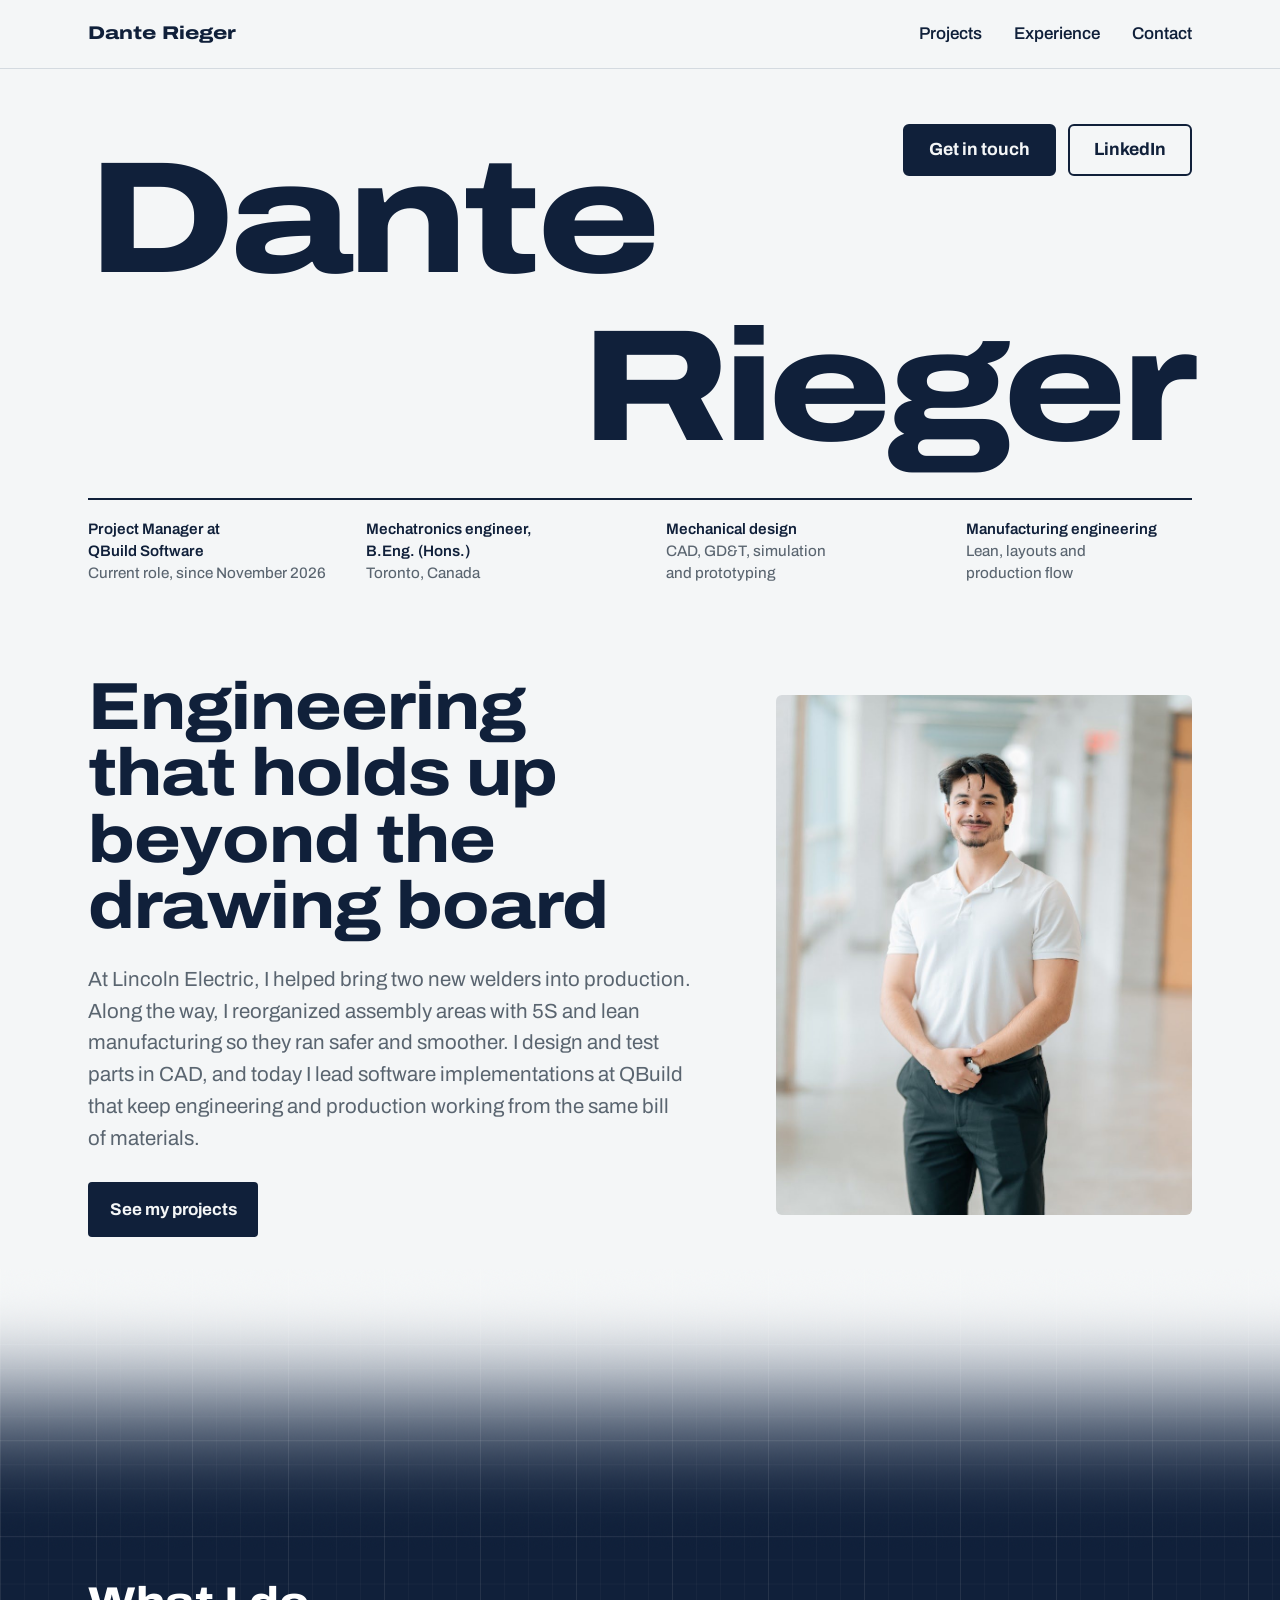
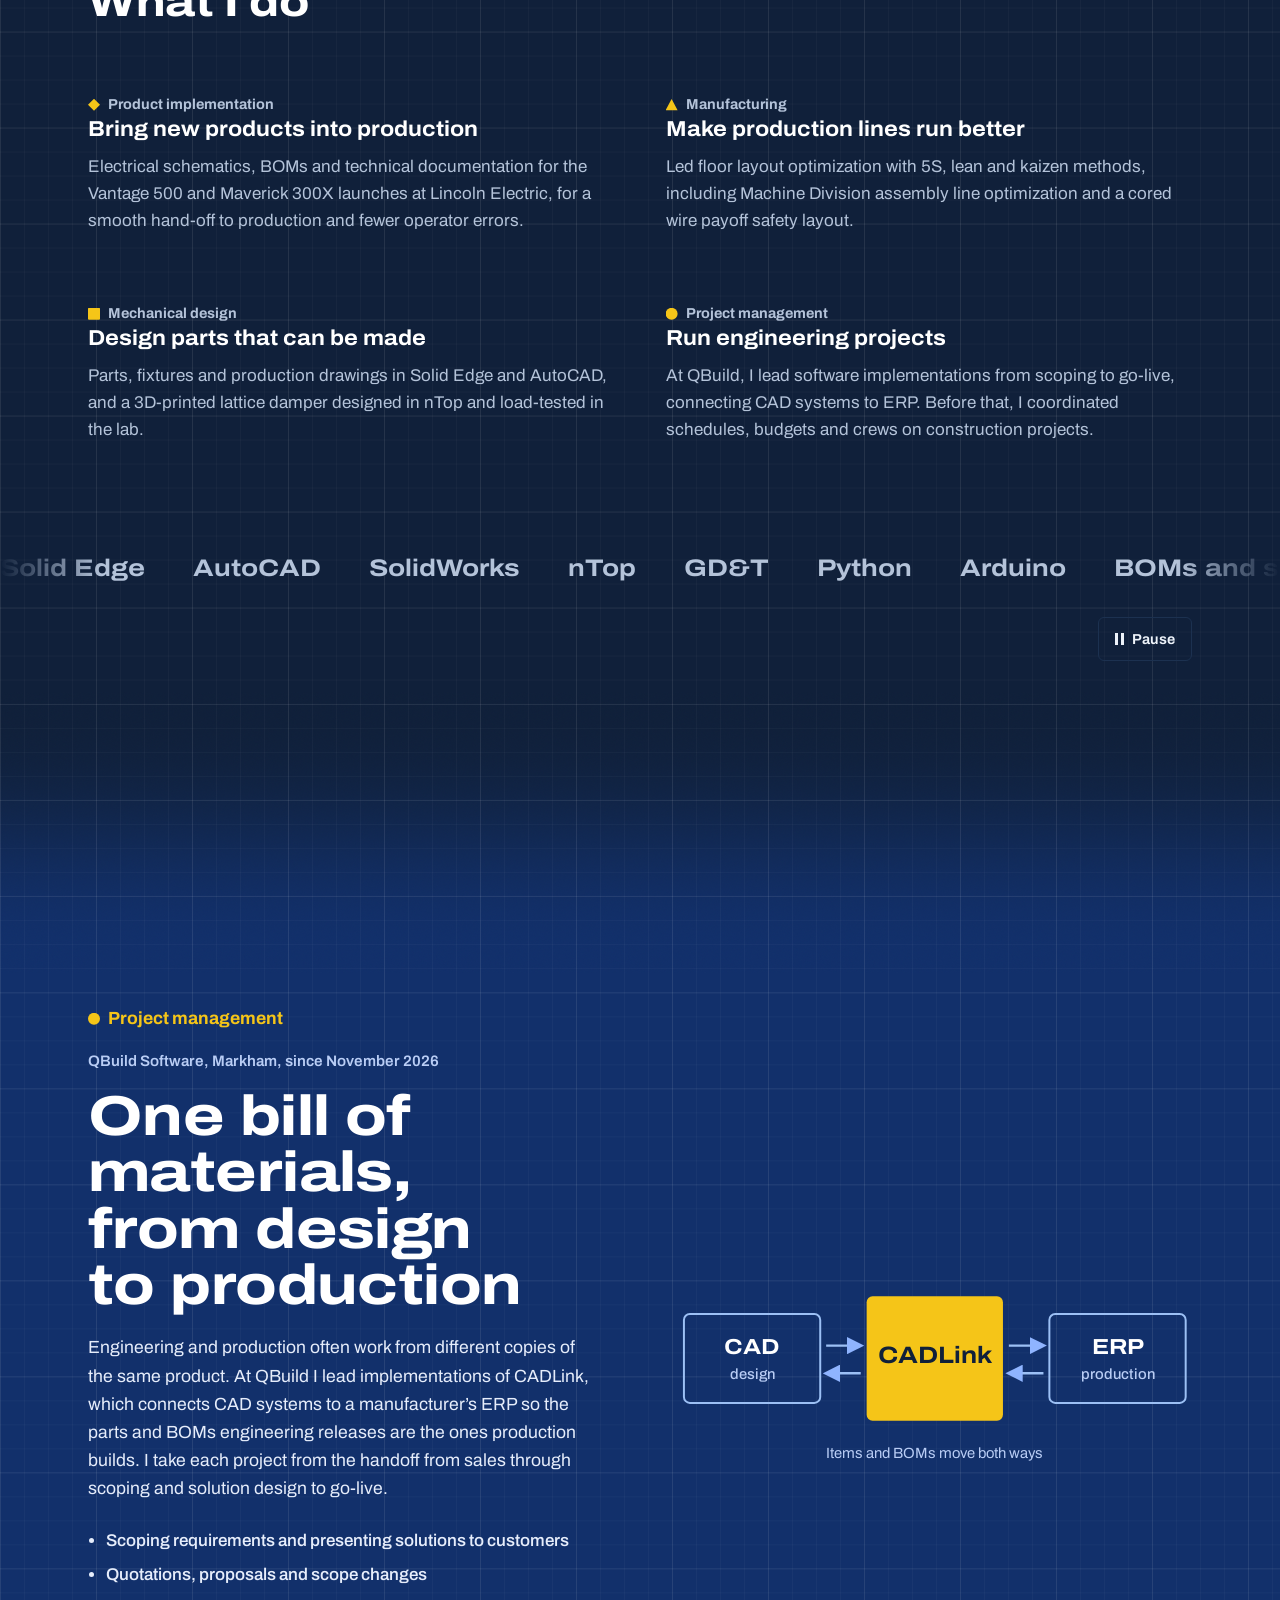
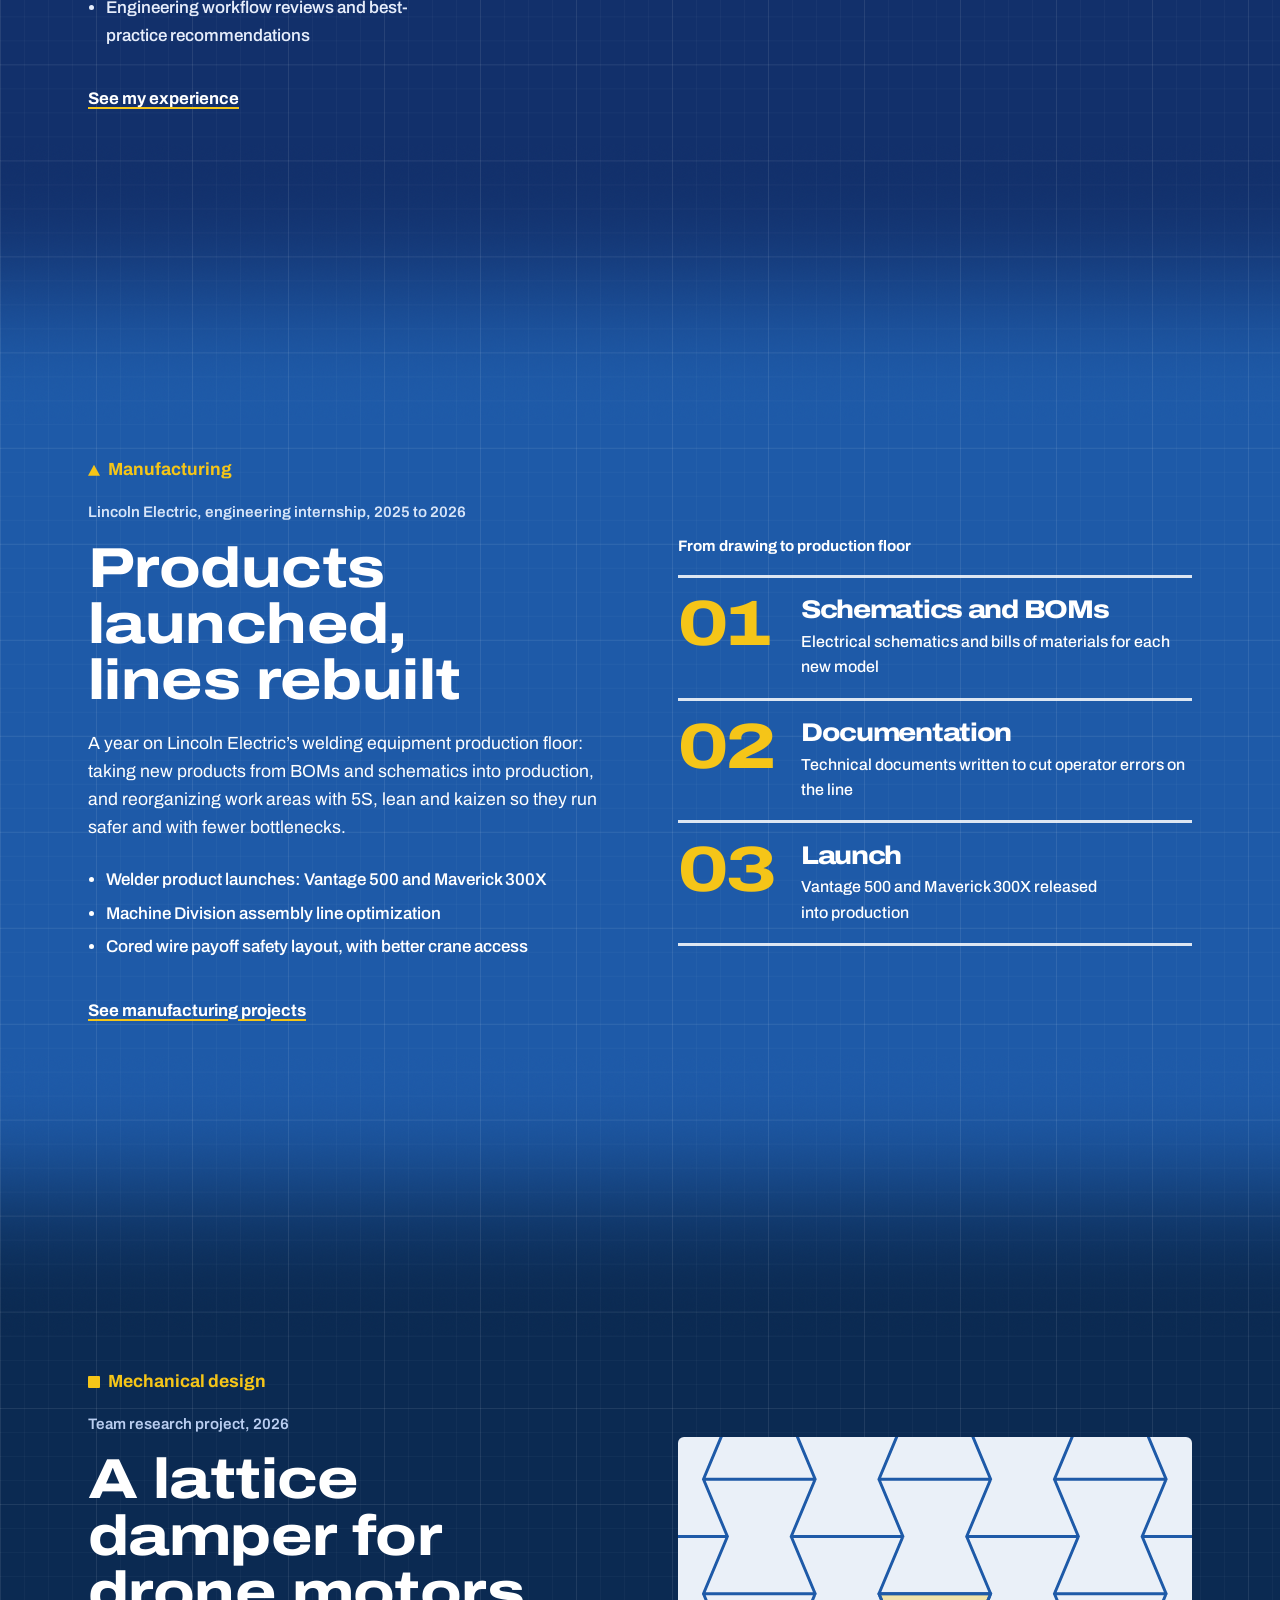
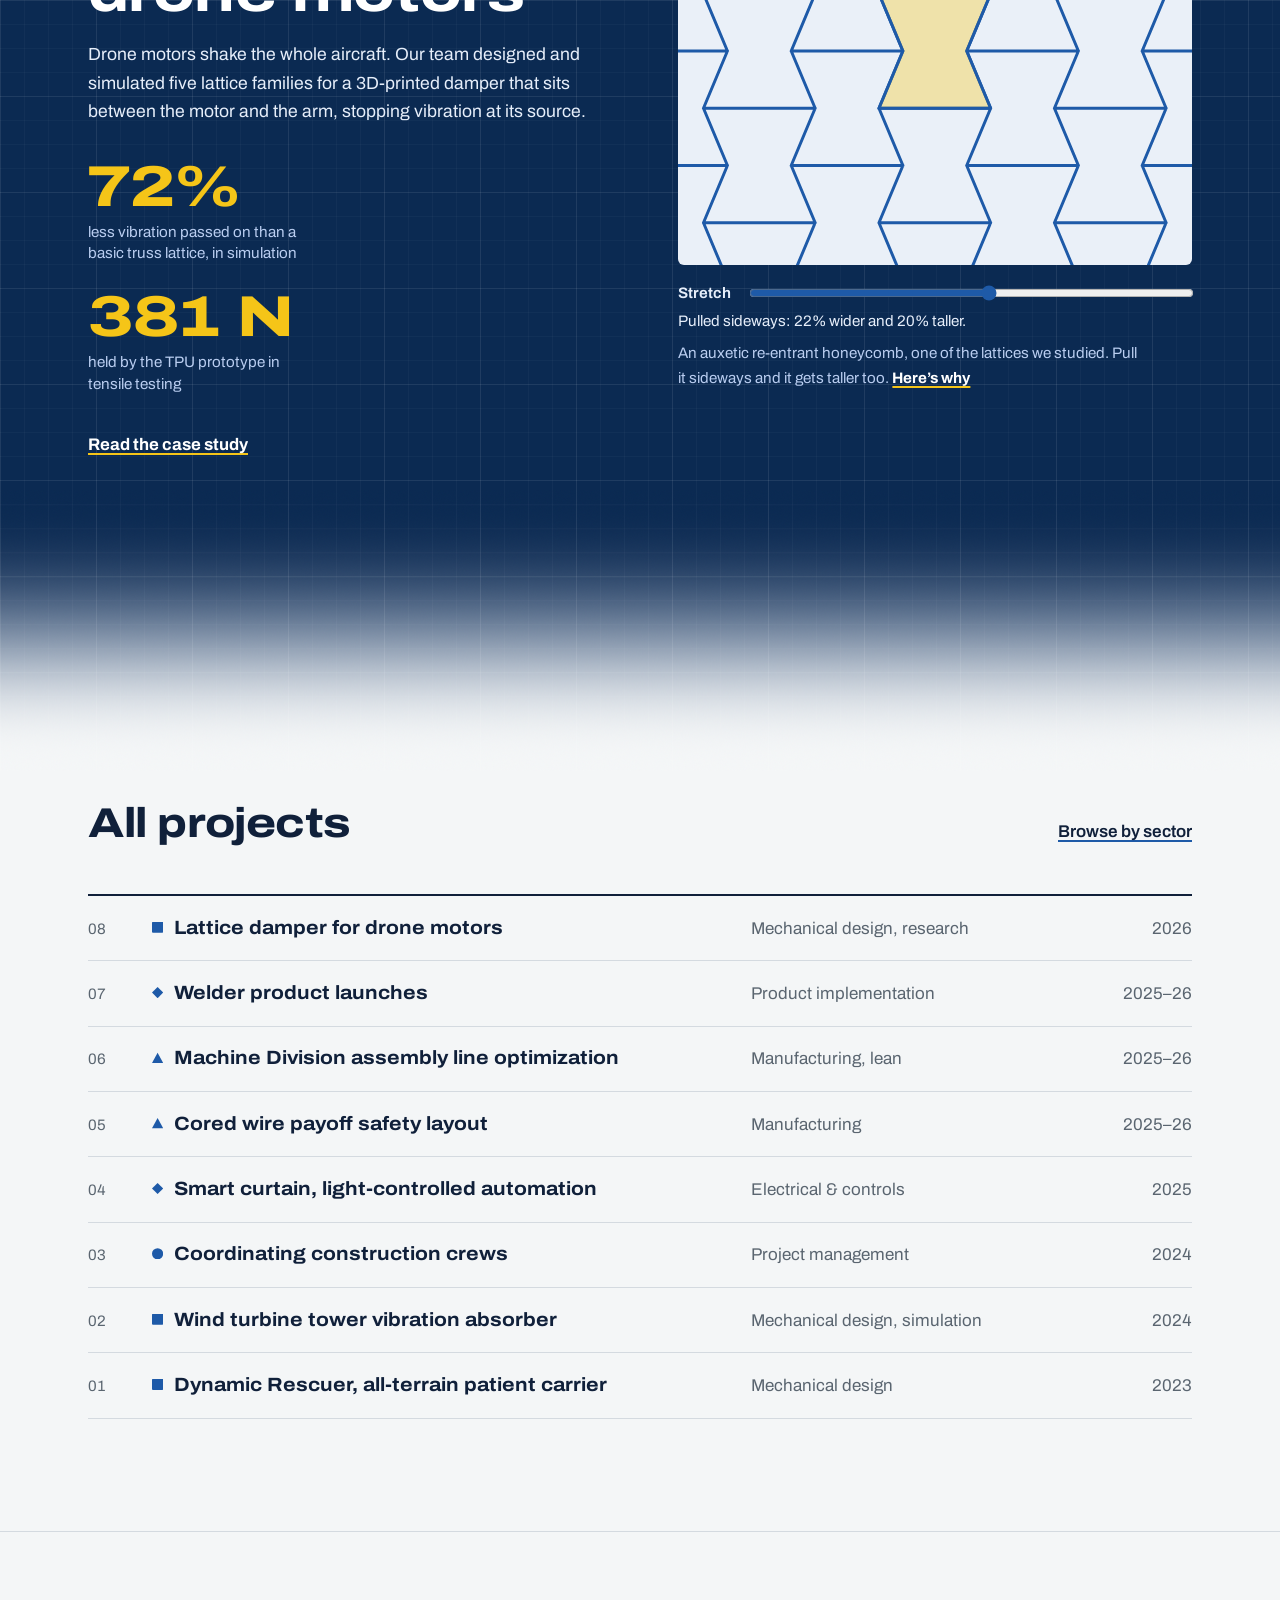
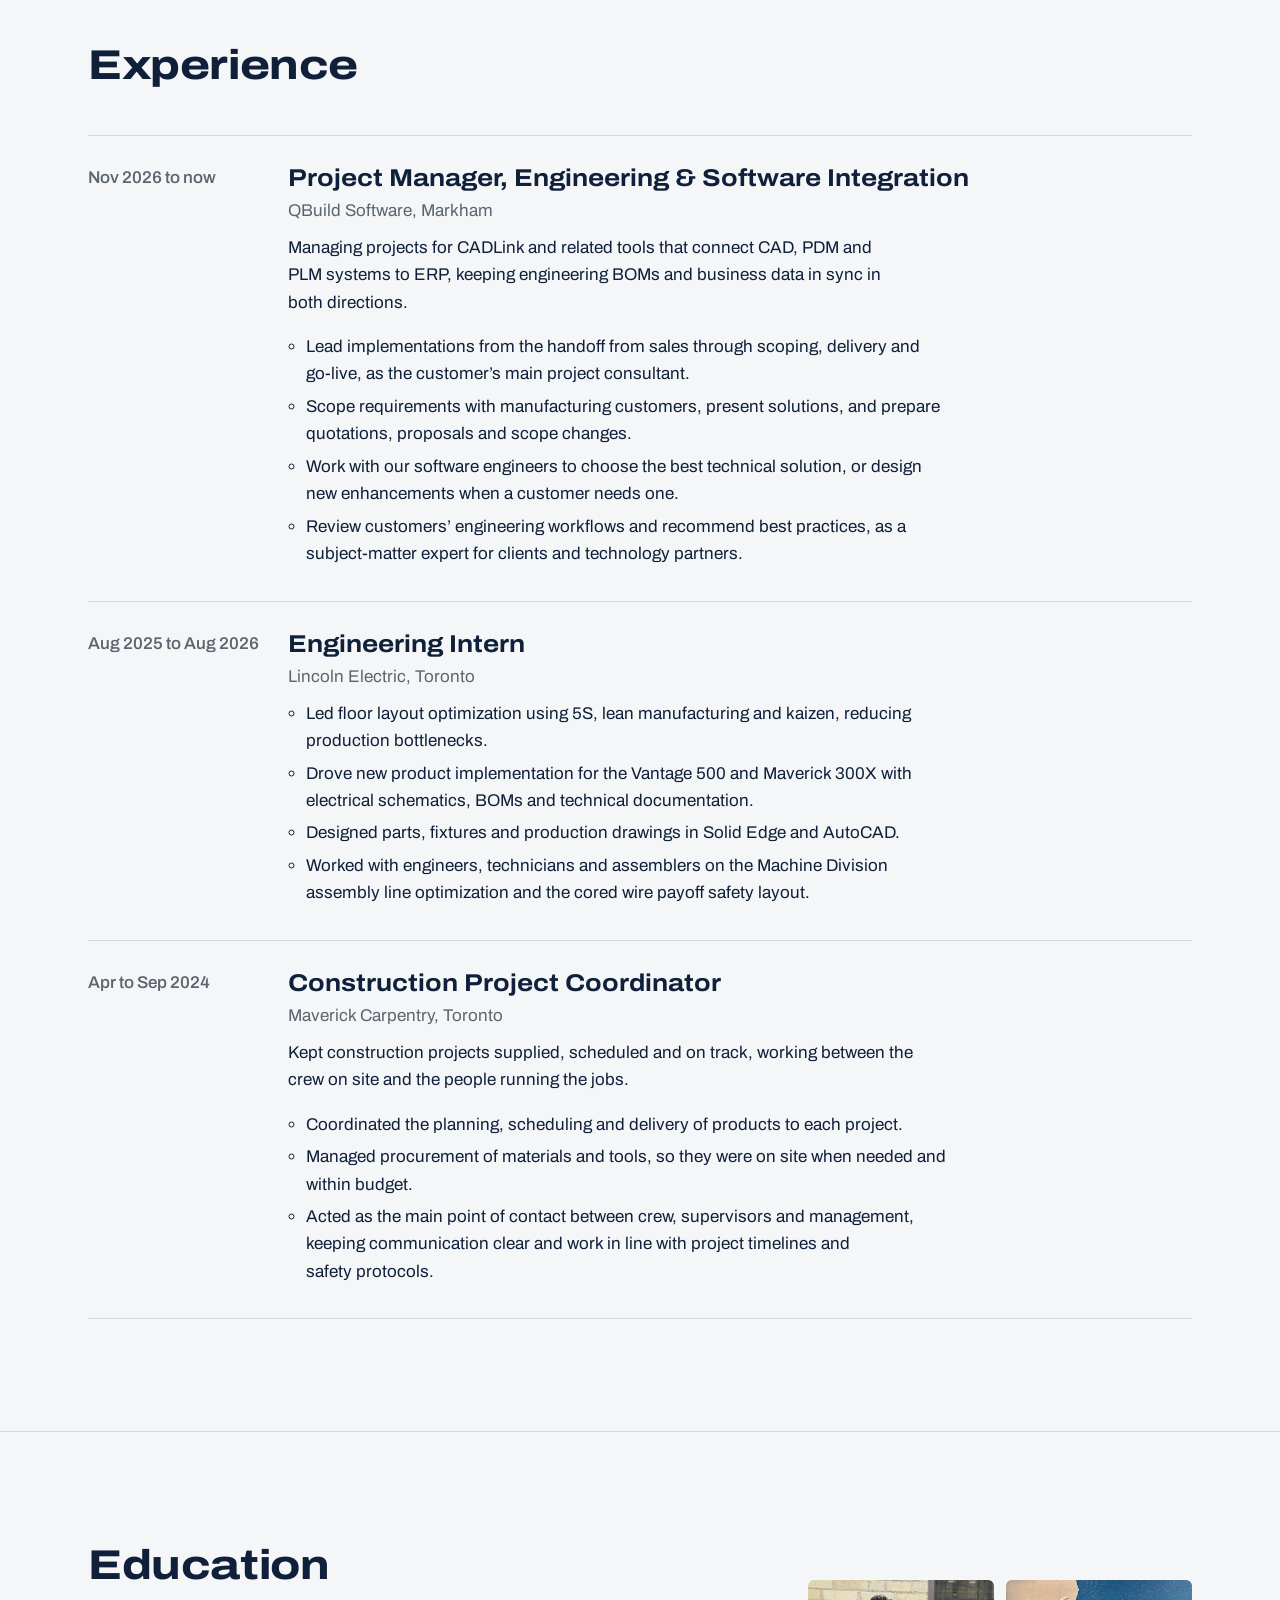
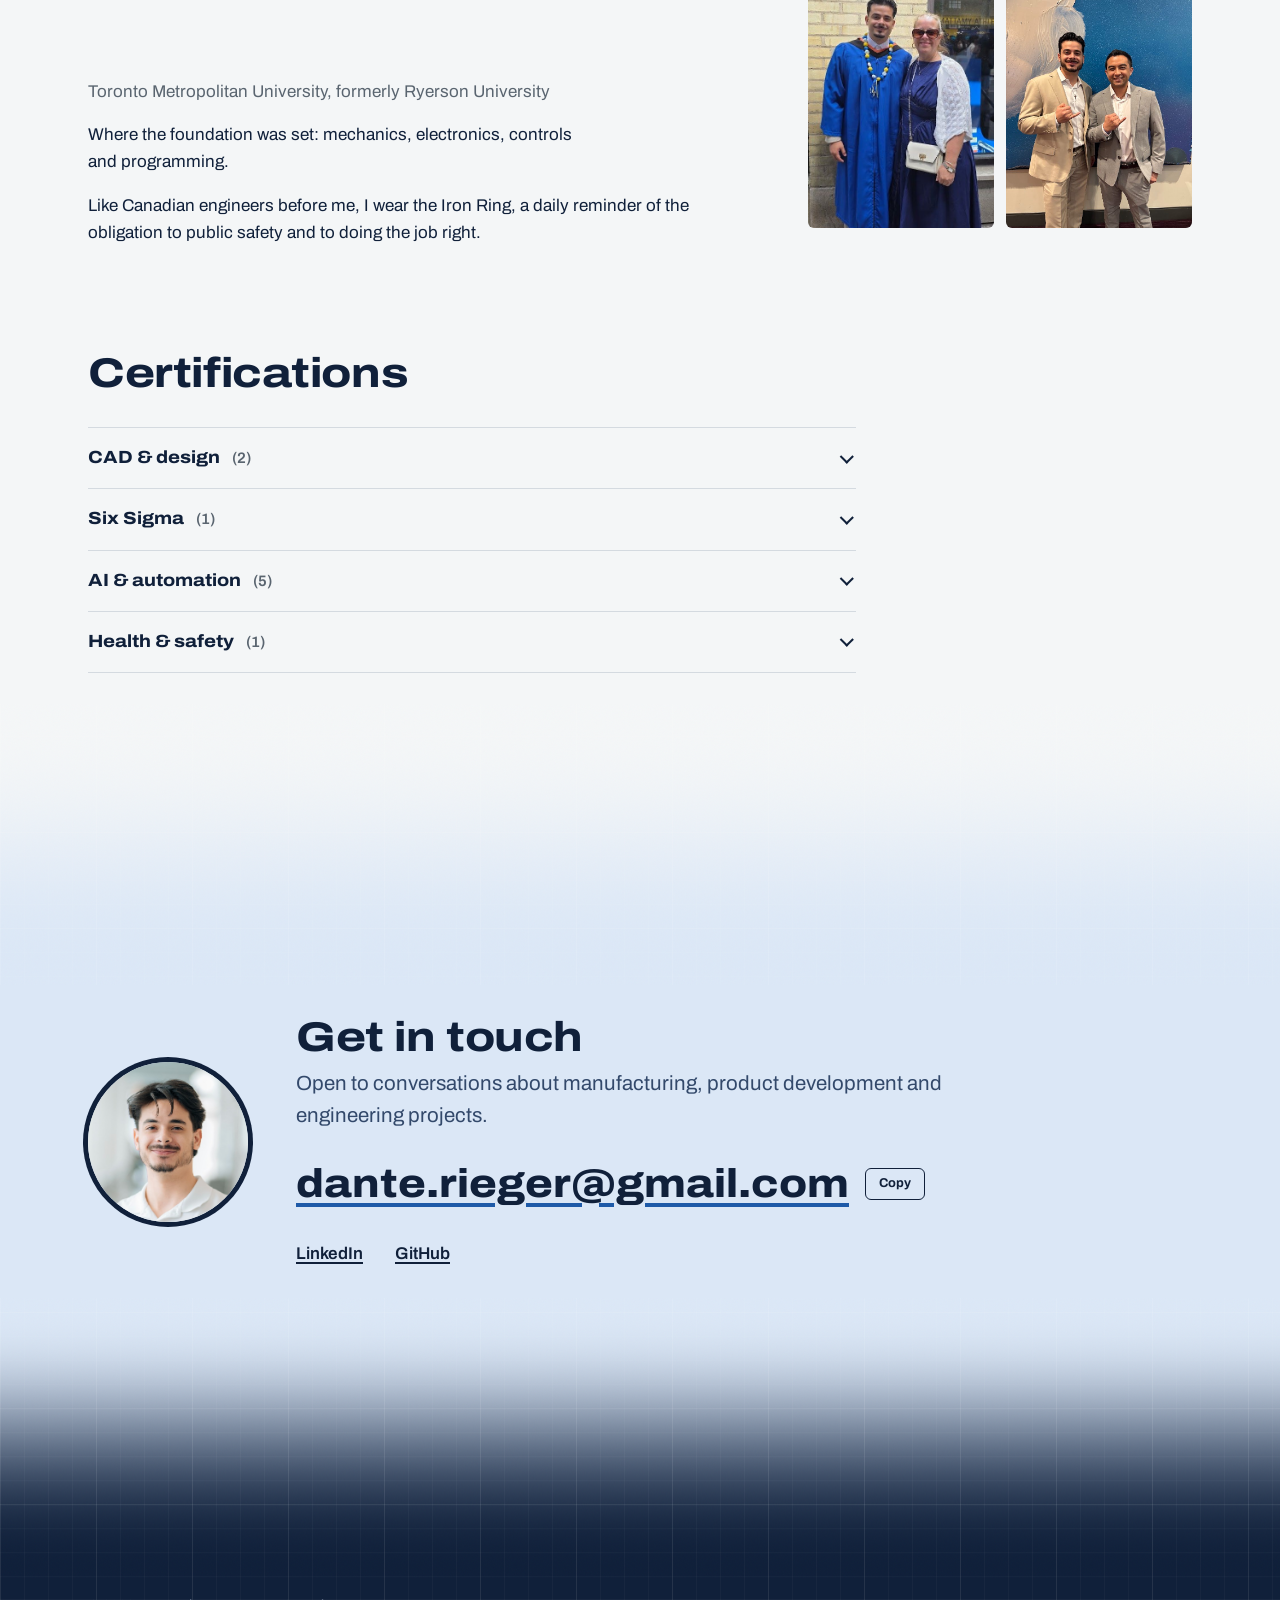
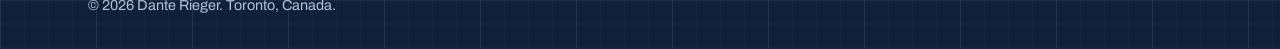
<file: index.html>
<!doctype html>
<html lang="en">
<head>
  <meta charset="utf-8">
  <meta name="viewport" content="width=device-width, initial-scale=1">
  <meta name="theme-color" content="#f4f6f7">
  <title>Dante Rieger | Mechatronics Engineer</title>
  <meta name="description" content="Dante Rieger is a mechatronics engineer in Toronto with experience in product launches, lean manufacturing, mechanical design and engineering project management.">
  <link rel="canonical" href="https://danterieger.github.io/">
  <meta property="og:type" content="website">
  <meta property="og:site_name" content="Dante Rieger">
  <meta property="og:url" content="https://danterieger.github.io/">
  <meta property="og:title" content="Dante Rieger | Mechatronics Engineer">
  <meta property="og:description" content="Engineering that holds up beyond the drawing board. Project Manager at QBuild Software, with experience in product launches, lean manufacturing and mechanical design.">
  <meta property="og:image" content="https://danterieger.github.io/assets/img/me/social-card.jpg">
  <meta property="og:image:width" content="1200">
  <meta property="og:image:height" content="630">
  <meta name="twitter:card" content="summary_large_image">
  <link rel="preconnect" href="https://fonts.googleapis.com">
  <link rel="preconnect" href="https://fonts.gstatic.com" crossorigin>
  <link href="https://fonts.googleapis.com/css2?family=Archivo:wdth,wght@62..125,100..900&display=swap" rel="stylesheet">
  <link rel="stylesheet" href="assets/css/site.css?v=1795136541">
  <link rel="icon" href="data:image/svg+xml,%3Csvg xmlns='http://www.w3.org/2000/svg' viewBox='0 0 32 32'%3E%3Crect width='32' height='32' rx='6' fill='%2310203a'/%3E%3Crect x='6' y='22' width='20' height='4' fill='%23f5c518'/%3E%3Cpath d='M8 7h6a6 6 0 0 1 0 12H8z' fill='none' stroke='%23eef2f4' stroke-width='2.5'/%3E%3C/svg%3E">
</head>
<body>
  <a class="skip" href="#main">Skip to content</a>

  <header class="site-header">
    <div class="wrap">
      <a class="brand" href="./">Dante Rieger</a>
      <nav class="site-nav" aria-label="Main">
        <ul>
          <li><a href="projects/">Projects</a></li>
          <li><a href="#experience">Experience</a></li>
          <li><a href="#contact">Contact</a></li>
        </ul>
      </nav>
    </div>
  </header>

  <main id="main">
    <section class="intro" data-bg="#f4f6f7" aria-labelledby="intro-name">
      <div class="wrap">
        <div class="intro-actions">
          <a class="intro-btn is-solid" href="#contact">Get in touch</a>
          <a class="intro-btn" href="https://www.linkedin.com/in/dante-rieger-8823922aa/">LinkedIn</a>
        </div>
        <h1 class="name" id="intro-name"><span><span class="name-line">Dante</span></span> <span><span class="name-line">Rieger</span></span></h1>
        <ul class="intro-meta">
          <li>Project Manager at QBuild Software<br><span>Current role, since November 2026</span></li>
          <li>Mechatronics engineer, B.Eng. (Hons.)<br><span>Toronto, Canada</span></li>
          <li>Mechanical design<br><span>CAD, GD&amp;T, simulation and prototyping</span></li>
          <li>Manufacturing engineering<br><span>Lean, layouts and production flow</span></li>
        </ul>
        <div class="intro-body has-portrait">
          <div class="intro-text">
            <p class="statement">Engineering that holds up beyond the drawing board</p>
            <p class="lede">At Lincoln Electric, I helped bring two new welders into production. Along the way, I reorganized assembly areas with 5S and lean manufacturing so they ran safer and smoother. I design and test parts in CAD, and today I lead software implementations at QBuild that keep engineering and production working from the same bill of materials.</p>
            <a class="button" href="projects/">See my projects</a>
          </div>
          <figure class="intro-portrait">
            <img src="assets/img/me/portrait.jpg" alt="Dante Rieger in a white polo, standing in a bright hallway" width="899" height="1353" fetchpriority="high">
          </figure>
        </div>
      </div>
    </section>

    <div class="seam" style="--from: #f4f6f7; --to: #10203a" aria-hidden="true"></div>
    <section class="section band-ink" data-bg="#10203a" aria-labelledby="what-title">
      <div class="wrap">
        <div class="section-head">
          <h2 id="what-title">What I do</h2>
        </div>
        <ul class="capabilities">
          <li style="--sector: var(--c-elec)">
            <p class="sector-tag">Product implementation</p>
            <h3>Bring new products into production</h3>
            <p>Electrical schematics, BOMs and technical documentation for the Vantage 500 and Maverick 300X launches at Lincoln Electric, for a smooth hand-off to production and fewer operator errors.</p>
          </li>
          <li style="--sector: var(--c-mfg)">
            <p class="sector-tag">Manufacturing</p>
            <h3>Make production lines run better</h3>
            <p>Led floor layout optimization with 5S, lean and kaizen methods, including Machine Division assembly line optimization and a cored wire payoff safety layout.</p>
          </li>
          <li style="--sector: var(--c-mech)">
            <p class="sector-tag">Mechanical design</p>
            <h3>Design parts that can be made</h3>
            <p>Parts, fixtures and production drawings in Solid Edge and AutoCAD, and a 3D-printed lattice damper designed in nTop and load-tested in the lab.</p>
          </li>
          <li style="--sector: var(--c-pm)">
            <p class="sector-tag">Project management</p>
            <h3>Run engineering projects</h3>
            <p>At QBuild, I lead software implementations from scoping to go-live, connecting CAD systems to ERP. Before that, I coordinated schedules, budgets and crews on construction projects.</p>
          </li>
        </ul>
      </div>
      <div class="ticker" aria-label="Tools and methods">
        <ul class="ticker-track"><li style="--sector: var(--c-mech)">Solid Edge</li><li style="--sector: var(--c-mech)">AutoCAD</li><li style="--sector: var(--c-mech)">SolidWorks</li><li style="--sector: var(--c-mech)">nTop</li><li style="--sector: var(--c-mech)">GD&amp;T</li><li style="--sector: var(--c-elec)">Python</li><li style="--sector: var(--c-elec)">Arduino</li><li style="--sector: var(--c-elec)">BOMs and schematics</li><li style="--sector: var(--c-mfg)">5S</li><li style="--sector: var(--c-mfg)">Lean manufacturing</li><li style="--sector: var(--c-mfg)">Kaizen</li><li style="--sector: var(--c-mfg)">Six Sigma</li><li style="--sector: var(--c-mech)">Tensile testing</li><li style="--sector: var(--c-mech)">3D printing</li><li style="--sector: var(--c-pm)">CAD to ERP integration</li><li style="--sector: var(--c-pm)">Project scheduling</li></ul>
        <ul class="ticker-track" aria-hidden="true"><li style="--sector: var(--c-mech)">Solid Edge</li><li style="--sector: var(--c-mech)">AutoCAD</li><li style="--sector: var(--c-mech)">SolidWorks</li><li style="--sector: var(--c-mech)">nTop</li><li style="--sector: var(--c-mech)">GD&amp;T</li><li style="--sector: var(--c-elec)">Python</li><li style="--sector: var(--c-elec)">Arduino</li><li style="--sector: var(--c-elec)">BOMs and schematics</li><li style="--sector: var(--c-mfg)">5S</li><li style="--sector: var(--c-mfg)">Lean manufacturing</li><li style="--sector: var(--c-mfg)">Kaizen</li><li style="--sector: var(--c-mfg)">Six Sigma</li><li style="--sector: var(--c-mech)">Tensile testing</li><li style="--sector: var(--c-mech)">3D printing</li><li style="--sector: var(--c-pm)">CAD to ERP integration</li><li style="--sector: var(--c-pm)">Project scheduling</li></ul>
      </div>
      <div class="wrap ticker-bar">
        <button class="ticker-toggle" type="button" aria-pressed="false" data-ticker-toggle>Pause</button>
      </div>
    </section>

    <div class="seam" style="--from: #10203a; --to: #12306b" aria-hidden="true"></div>
    <section class="chapter chapter-now" data-bg="#12306b" aria-labelledby="ch-now">
      <div class="wrap chapter-grid">
        <div class="chapter-copy">
          <p class="chapter-tag">Project management</p>
          <p class="chapter-meta">QBuild Software, Markham, since November 2026</p>
          <h2 id="ch-now">One bill of materials, from design to production</h2>
          <p>Engineering and production often work from different copies of the same product. At QBuild I lead implementations of CADLink, which connects CAD systems to a manufacturer’s ERP so the parts and BOMs engineering releases are the ones production builds. I take each project from the handoff from sales through scoping and solution design to go-live.</p>
          <ul class="chapter-list">
            <li>Scoping requirements and presenting solutions to customers</li>
            <li>Quotations, proposals and scope changes</li>
            <li>Engineering workflow reviews and best-practice recommendations</li>
          </ul>
          <a class="chapter-link" href="#experience">See my experience</a>
        </div>
        <figure class="flow-figure">
          <svg viewBox="0 0 520 250" role="img" aria-labelledby="flow-title">
            <title id="flow-title">CAD on one side, ERP on the other, with CADLink in the middle passing parts and BOMs both ways</title>
            <defs>
              <marker id="arrow" viewBox="0 0 10 10" refX="8" refY="5" markerWidth="7" markerHeight="7" orient="auto-start-reverse"><path d="M0 0 L10 5 L0 10 z" fill="#8fb4ff"/></marker>
            </defs>
            <g class="flow-node"><rect x="6" y="80" width="138" height="90" rx="6"/><text x="75" y="120">CAD</text><text x="75" y="146" class="flow-sub">design</text></g>
            <g class="flow-node is-core"><rect x="191" y="62" width="138" height="126" rx="6"/><text x="260" y="130">CADLink</text></g>
            <g class="flow-node"><rect x="376" y="80" width="138" height="90" rx="6"/><text x="445" y="120">ERP</text><text x="445" y="146" class="flow-sub">production</text></g>
            <line class="flow-line" x1="150" y1="112" x2="185" y2="112" marker-end="url(#arrow)"/>
            <line class="flow-line" x1="185" y1="140" x2="150" y2="140" marker-end="url(#arrow)"/>
            <line class="flow-line" x1="335" y1="112" x2="370" y2="112" marker-end="url(#arrow)"/>
            <line class="flow-line" x1="370" y1="140" x2="335" y2="140" marker-end="url(#arrow)"/>
            <text x="260" y="226" class="flow-caption">Items and BOMs move both ways</text>
          </svg>
        </figure>
      </div>
    </section>

    <div class="seam" style="--from: #12306b; --to: #1e5aa8" aria-hidden="true"></div>
    <section class="chapter chapter-floor" data-bg="#1e5aa8" aria-labelledby="ch-floor">
      <div class="wrap chapter-grid">
        <div class="chapter-copy">
          <p class="chapter-tag">Manufacturing</p>
          <p class="chapter-meta">Lincoln Electric, engineering internship, 2025 to 2026</p>
          <h2 id="ch-floor">Products launched, lines rebuilt</h2>
          <p>A year on Lincoln Electric’s welding equipment production floor: taking new products from BOMs and schematics into production, and reorganizing work areas with 5S, lean and kaizen so they run safer and with fewer bottlenecks.</p>
          <ul class="chapter-list">
            <li>Welder product launches: Vantage 500 and Maverick 300X</li>
            <li>Machine Division assembly line optimization</li>
            <li>Cored wire payoff safety layout, with better crane access</li>
          </ul>
          <a class="chapter-link" href="projects/?sector=Manufacturing">See manufacturing projects</a>
        </div>
        <div class="chapter-figure">
          <p class="steps-title">From drawing to production floor</p>
          <ol class="chapter-steps">
            <li><strong>Schematics and BOMs</strong><span>Electrical schematics and bills of materials for each new model</span></li>
            <li><strong>Documentation</strong><span>Technical documents written to cut operator errors on the line</span></li>
            <li><strong>Launch</strong><span>Vantage 500 and Maverick 300X released into production</span></li>
          </ol>
        </div>
      </div>
    </section>

    <div class="seam" style="--from: #1e5aa8; --to: #0b2a52" aria-hidden="true"></div>
    <section class="chapter chapter-capstone" data-bg="#0b2a52" aria-labelledby="ch-capstone">
      <div class="wrap chapter-grid">
        <div class="chapter-copy">
          <p class="chapter-tag">Mechanical design</p>
          <p class="chapter-meta">Team research project, 2026</p>
          <h2 id="ch-capstone">A lattice damper for drone motors</h2>
          <p>Drone motors shake the whole aircraft. Our team designed and simulated five lattice families for a 3D-printed damper that sits between the motor and the arm, stopping vibration at its source.</p>
          <ul class="chapter-stats">
            <li><strong data-count="72" data-suffix="%">72%</strong><span>less vibration passed on than a basic truss lattice, in simulation</span></li>
            <li><strong data-count="383" data-suffix=" N">383 N</strong><span>held by the TPU prototype in tensile testing</span></li>
          </ul>
          <a class="chapter-link" href="projects/uav-vibration-damper.html">Read the case study</a>
        </div>
        <figure class="lattice" data-lattice>
          <div class="lattice-stage">
            <svg viewBox="0 0 480 400" role="img" aria-labelledby="lattice-title">
              <title id="lattice-title">A re-entrant honeycomb lattice that widens when stretched</title>
              <path class="lattice-path" d=""/>
              <path class="lattice-cell" d=""/>
            </svg>
          </div>
          <div class="lattice-controls">
            <label for="stretch">Stretch</label>
            <input id="stretch" type="range" min="0" max="100" value="0">
            <output for="stretch" aria-live="polite"></output>
          </div>
          <figcaption>An auxetic re-entrant honeycomb, one of the lattices we studied. Pull it sideways and it gets taller too. <a class="caption-link" href="projects/uav-vibration-damper.html#results">Here’s why</a></figcaption>
        </figure>
      </div>
    </section>

    <div class="seam" style="--from: #0b2a52; --to: #f4f6f7" aria-hidden="true"></div>
    <section class="section index" data-bg="#f4f6f7" aria-labelledby="index-title">
      <div class="wrap">
        <div class="section-head index-head">
          <h2 id="index-title">All projects</h2>
          <a href="projects/">Browse by sector</a>
        </div>
        <ol class="index-list" reversed>
          <li style="--sector: var(--c-mech)"><a href="projects/uav-vibration-damper.html"><span class="ix-title">Lattice damper for drone motors</span><span class="ix-type">Mechanical design, research</span><span class="ix-year">2026</span></a></li>
          <li style="--sector: var(--c-elec)"><a href="projects/#welder-launches"><span class="ix-title">Welder product launches</span><span class="ix-type">Product implementation</span><span class="ix-year">2025–26</span></a></li>
          <li style="--sector: var(--c-mfg)"><a href="projects/#assembly-line"><span class="ix-title">Machine Division assembly line optimization</span><span class="ix-type">Manufacturing, lean</span><span class="ix-year">2025–26</span></a></li>
          <li style="--sector: var(--c-mfg)"><a href="projects/#cored-wire"><span class="ix-title">Cored wire payoff safety layout</span><span class="ix-type">Manufacturing</span><span class="ix-year">2025–26</span></a></li>
          <li style="--sector: var(--c-elec)"><a href="projects/smart-curtain.html"><span class="ix-title">Smart curtain, light-controlled automation</span><span class="ix-type">Electrical &amp; controls</span><span class="ix-year">2025</span></a></li>
          <li style="--sector: var(--c-pm)"><a href="projects/#construction"><span class="ix-title">Coordinating construction crews</span><span class="ix-type">Project management</span><span class="ix-year">2024</span></a></li>
          <li style="--sector: var(--c-mech)"><a href="projects/wind-turbine-absorber.html"><span class="ix-title">Wind turbine tower vibration absorber</span><span class="ix-type">Mechanical design, simulation</span><span class="ix-year">2024</span></a></li>
          <li style="--sector: var(--c-mech)"><a href="projects/dynamic-rescuer.html"><span class="ix-title">Dynamic Rescuer, all-terrain patient carrier</span><span class="ix-type">Mechanical design</span><span class="ix-year">2023</span></a></li>
        </ol>
      </div>
    </section>

    <section class="section" id="experience" data-bg="#f4f6f7" aria-labelledby="exp-title">
      <div class="wrap">
        <div class="section-head">
          <h2 id="exp-title">Experience</h2>
        </div>
        <ol class="timeline">
          <li>
            <span class="when">Nov 2026 to now</span>
            <div>
              <h3>Project Manager, Engineering &amp; Software Integration</h3>
              <p class="org">QBuild Software, Markham</p>
              <p>Managing projects for CADLink and related tools that connect CAD, PDM and PLM systems to ERP, keeping engineering BOMs and business data in sync in both directions.</p>
              <ul>
                <li>Lead implementations from the handoff from sales through scoping, delivery and go-live, as the customer’s main project consultant.</li>
                <li>Scope requirements with manufacturing customers, present solutions, and prepare quotations, proposals and scope changes.</li>
                <li>Work with our software engineers to choose the best technical solution, or design new enhancements when a customer needs one.</li>
                <li>Review customers’ engineering workflows and recommend best practices, as a subject-matter expert for clients and technology partners.</li>
              </ul>
            </div>
          </li>
          <li>
            <span class="when">Aug 2025 to Aug 2026</span>
            <div>
              <h3>Engineering Intern</h3>
              <p class="org">Lincoln Electric, Toronto</p>
              <ul>
                <li>Led floor layout optimization using 5S, lean manufacturing and kaizen, reducing production bottlenecks.</li>
                <li>Drove new product implementation for the Vantage 500 and Maverick 300X with electrical schematics, BOMs and technical documentation.</li>
                <li>Designed parts, fixtures and production drawings in Solid Edge and AutoCAD.</li>
                <li>Worked with engineers, technicians and assemblers on the Machine Division assembly line optimization and the cored wire payoff safety layout.</li>
              </ul>
            </div>
          </li>
          <li>
            <span class="when">Apr to Sep 2024</span>
            <div>
              <h3>Construction Project Coordinator</h3>
              <p class="org">Maverick Carpentry, Toronto</p>
              <p>Kept construction projects supplied, scheduled and on track, working between the crew on site and the people running the jobs.</p>
              <ul>
                <li>Coordinated the planning, scheduling and delivery of products to each project.</li>
                <li>Managed procurement of materials and tools, so they were on site when needed and within budget.</li>
                <li>Acted as the main point of contact between crew, supervisors and management, keeping communication clear and work in line with project timelines and safety protocols.</li>
              </ul>
            </div>
          </li>
        </ol>
      </div>
    </section>

    <section class="section education" id="education" data-bg="#f4f6f7" aria-labelledby="edu-title">
      <div class="wrap">
        <div class="edu-grid">
          <div class="edu-text">
            <h2 id="edu-title">Education</h2>
            <h3>Bachelor of Engineering (Honours), Mechatronics</h3>
            <p class="org">Toronto Metropolitan University, formerly Ryerson University</p>
            <p>Where the foundation was set: mechanics, electronics, controls and programming.</p>
            <p>Like Canadian engineers before me, I wear the Iron Ring, a daily reminder of the obligation to public safety and to doing the job right.</p>
          </div>
          <div class="edu-photos">
            <img src="assets/img/education/convocation.jpg" alt="Dante in convocation robes with his mother" width="435" height="580" loading="lazy">
            <img src="assets/img/education/iron-ring.jpg" alt="Dante and a fellow engineer showing their Iron Rings" width="659" height="880" loading="lazy">
          </div>
        </div>

        <div class="certs">
          <h2 id="certs-title">Certifications</h2>
          <div class="cert-groups">
            <details class="cert-group">
              <summary><span class="cert-title">CAD &amp; design</span> <span class="cert-count">2</span></summary>
              <ul class="cert-list">
                <li><strong>Solid Edge Mechanical, Professional Level</strong><span>Siemens, 2026</span></li>
                <li><strong>Solid Edge Mechanical, Associate Level</strong><span>Siemens, 2026</span></li>
              </ul>
            </details>
            <details class="cert-group">
              <summary><span class="cert-title">Six Sigma</span> <span class="cert-count">1</span></summary>
              <ul class="cert-list">
                <li><strong>Six Sigma Grey Belt</strong><span>Lincoln Electric continuous improvement program, 2025</span></li>
              </ul>
            </details>
            <details class="cert-group">
              <summary><span class="cert-title">AI &amp; automation</span> <span class="cert-count">5</span></summary>
              <ul class="cert-list">
                <li><strong><a href="https://verify.skilljar.com/c/o3epcgoqcxgd" rel="noopener">Claude Code 101</a></strong><span>Anthropic, 2026, verified credential</span></li>
                <li><strong><a href="https://verify.skilljar.com/c/ajxet48wrd2s" rel="noopener">Introduction to Claude Cowork</a></strong><span>Anthropic, 2026, verified credential</span></li>
                <li><strong><a href="https://verify.skilljar.com/c/cfnp2oqqfmii" rel="noopener">Claude 101</a></strong><span>Anthropic, 2026, verified credential</span></li>
                <li><strong><a href="https://verify.skilljar.com/c/a6jcsm9n2b7n" rel="noopener">AI Fluency: Framework and Foundations</a></strong><span>Anthropic, 2026, verified credential</span></li>
                <li><strong><a href="https://verify.skilljar.com/c/2oy3dt3vax95" rel="noopener">AI Fluency for Nonprofits</a></strong><span>Anthropic, 2026, verified credential</span></li>
              </ul>
            </details>
            <details class="cert-group">
              <summary><span class="cert-title">Health &amp; safety</span> <span class="cert-count">1</span></summary>
              <ul class="cert-list">
                <li><strong>Working at Heights</strong><span>Carpenters’ Regional Council, 2024, valid to 2028</span></li>
              </ul>
            </details>
          </div>
        </div>
      </div>
    </section>

    <div class="seam" style="--from: #f4f6f7; --to: #dbe7f6" aria-hidden="true"></div>
    <section class="section band-orange" data-bg="#dbe7f6" id="contact" aria-labelledby="contact-title">
      <div class="wrap contact">
        <img class="contact-photo" src="assets/img/me/headshot.jpg" alt="Dante Rieger" width="800" height="747" loading="lazy">
        <div>
          <h2 id="contact-title">Get in touch</h2>
          <p class="lede">Open to conversations about manufacturing, product development and engineering projects.</p>
          <div class="contact-email-row">
            <a class="contact-email" href="mailto:dante.rieger@gmail.com">dante.rieger@gmail.com</a>
            <button class="copy-email" type="button" data-copy="dante.rieger@gmail.com">Copy</button>
            <span class="copy-status" role="status" aria-live="polite"></span>
          </div>
          <ul class="contact-links">
            <li><a href="https://www.linkedin.com/in/dante-rieger-8823922aa/">LinkedIn</a></li>
            <li><a href="https://github.com/danterieger">GitHub</a></li>
          </ul>
        </div>
      </div>
    </section>
  <div class="seam" style="--from: #dbe7f6; --to: #10203a" aria-hidden="true"></div>
  </main>

  <footer class="site-footer band-ink">
    <div class="wrap">
      <p>© 2026 Dante Rieger. Toronto, Canada.</p>
    </div>
  </footer>

  <script src="assets/js/lattice.js?v=1795136541" defer></script>
  <script src="assets/js/motion.js?v=1795136541" defer></script>
  <script src="assets/js/seams.js?v=1795136541" defer></script>
</body>
</html>
</file>
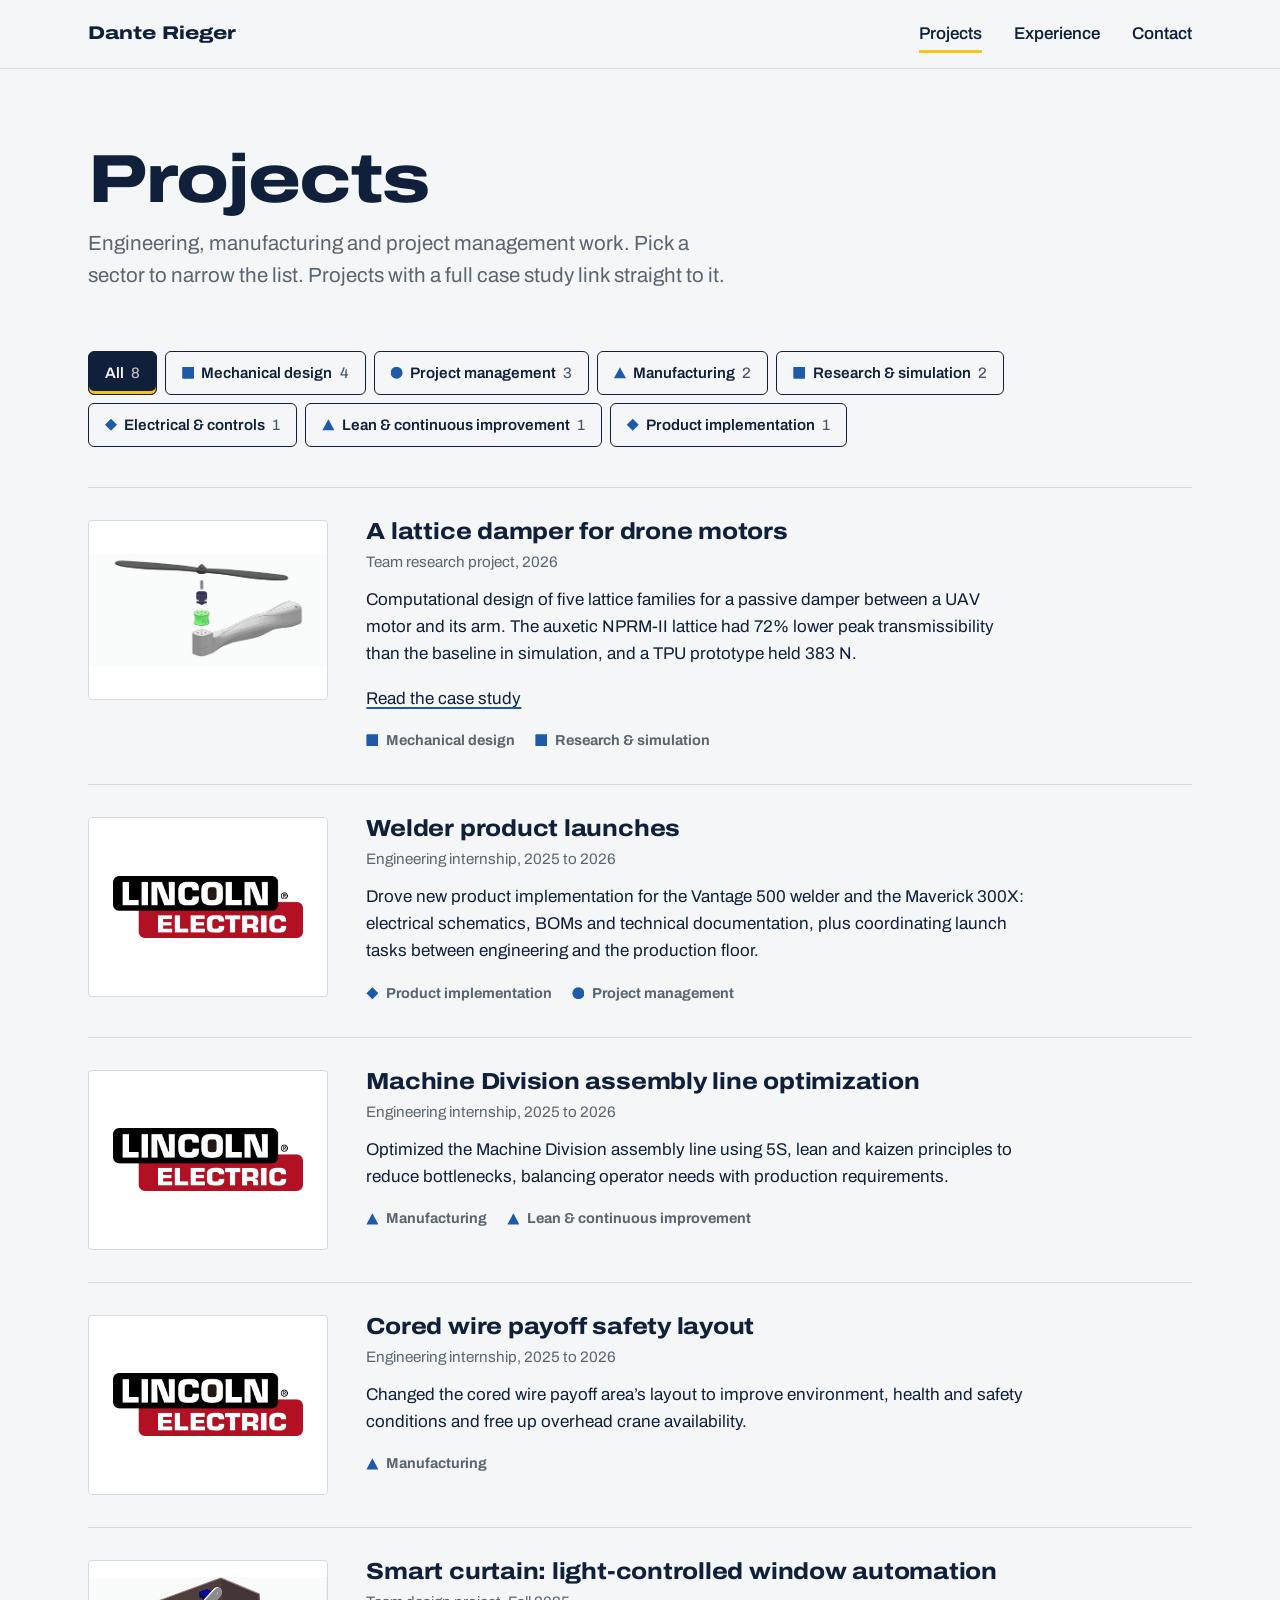
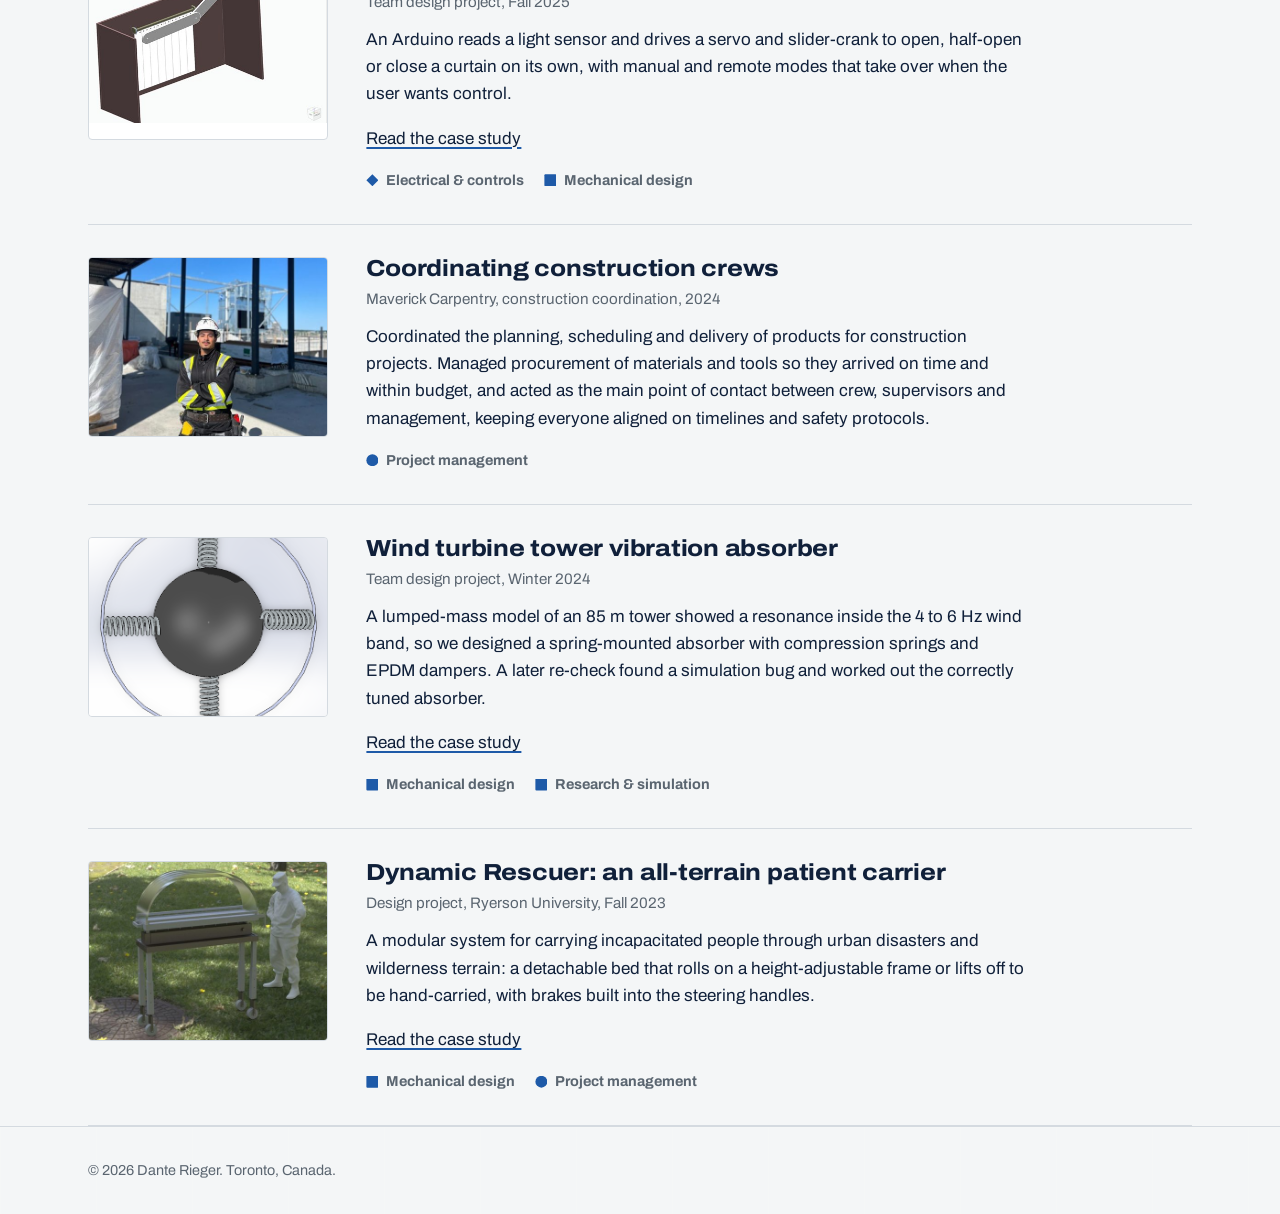
<file: projects/index.html>
<!doctype html>
<html lang="en">
<head>
  <meta charset="utf-8">
  <meta name="viewport" content="width=device-width, initial-scale=1">
  <meta name="theme-color" content="#f4f6f7">
  <title>Projects | Dante Rieger</title>
  <meta name="description" content="Engineering, manufacturing and project management work by Dante Rieger, sorted by sector.">
  <link rel="canonical" href="https://danterieger.github.io/projects/">
  <meta property="og:type" content="website">
  <meta property="og:site_name" content="Dante Rieger">
  <meta property="og:url" content="https://danterieger.github.io/projects/">
  <meta property="og:title" content="Projects | Dante Rieger">
  <meta property="og:description" content="Engineering, manufacturing and project management work by Dante Rieger, sorted by sector.">
  <meta property="og:image" content="https://danterieger.github.io/assets/img/me/social-card.jpg">
  <meta property="og:image:width" content="1200">
  <meta property="og:image:height" content="630">
  <meta name="twitter:card" content="summary_large_image">
  <link rel="preconnect" href="https://fonts.googleapis.com">
  <link rel="preconnect" href="https://fonts.gstatic.com" crossorigin>
  <link href="https://fonts.googleapis.com/css2?family=Archivo:wdth,wght@62..125,100..900&display=swap" rel="stylesheet">
  <link rel="stylesheet" href="../assets/css/site.css?v=1795136541">
  <link rel="icon" href="data:image/svg+xml,%3Csvg xmlns='http://www.w3.org/2000/svg' viewBox='0 0 32 32'%3E%3Crect width='32' height='32' rx='6' fill='%2310203a'/%3E%3Cpath d='M7 9h18l-5 7 5 7H7l5-7z' fill='none' stroke='%23f5c518' stroke-width='2.5' stroke-linejoin='round'/%3E%3C/svg%3E">
</head>
<body>
  <a class="skip" href="#main">Skip to content</a>

  <header class="site-header">
    <div class="wrap">
      <a class="brand" href="../">Dante Rieger</a>
      <nav class="site-nav" aria-label="Main">
        <ul>
          <li><a href="./" aria-current="page">Projects</a></li>
          <li><a href="../#experience">Experience</a></li>
          <li><a href="../#contact">Contact</a></li>
        </ul>
      </nav>
    </div>
  </header>

  <main id="main">
    <div class="wrap">
      <header class="page-head">
        <h1>Projects</h1>
        <p class="lede">Engineering, manufacturing and project management work. Pick a sector to narrow the list. Projects with a full case study link straight to it.</p>
      </header>

      <div role="group" aria-label="Filter projects by sector">
        <ul class="filters" data-filters></ul>
      </div>
      <p class="muted" data-filter-status aria-live="polite" hidden></p>

      <!--
        To add a project: copy one <li class="project"> block below.
        data-sectors takes a comma-separated list. Sector filter buttons are built
        automatically from whatever sectors appear here (e.g. "Electrical & controls",
        "Software & integration").
      -->
      <ol class="project-list" data-projects>
        <li class="project" id="uav-damper" data-sectors="Mechanical design,Research & simulation">
          <a class="project-thumb" href="uav-vibration-damper.html" tabindex="-1" aria-hidden="true">
            <img src="../assets/img/projects/uav-vibration-damper/exploded-assembly-thumb.jpg" alt="" loading="lazy" width="520" height="249">
          </a>
          <div>
            <h2><a href="uav-vibration-damper.html">A lattice damper for drone motors</a></h2>
            <p class="meta">Team research project, 2026</p>
            <p>Computational design of five lattice families for a passive damper between a UAV motor and its arm. The auxetic NPRM-II lattice had 72% lower peak transmissibility than the baseline in simulation, and a TPU prototype held 383 N.</p>
            <p><a href="uav-vibration-damper.html">Read the case study</a></p>
            <p class="sectors">Mechanical design, Research &amp; simulation</p>
          </div>
        </li>

        <li class="project" id="welder-launches" data-sectors="Product implementation,Project management">
          <div class="project-thumb project-logo"><img src="../assets/img/logos/lincoln-electric.png" alt="Lincoln Electric" loading="lazy" width="600" height="198"></div>
          <div>
            <h2>Welder product launches</h2>
            <p class="meta">Engineering internship, 2025 to 2026</p>
            <p>Drove new product implementation for the Vantage 500 welder and the Maverick 300X: electrical schematics, BOMs and technical documentation, plus coordinating launch tasks between engineering and the production floor.</p>
            <p class="sectors">Product implementation, Project management</p>
          </div>
        </li>

        <li class="project" id="assembly-line" data-sectors="Manufacturing,Lean & continuous improvement">
          <div class="project-thumb project-logo"><img src="../assets/img/logos/lincoln-electric.png" alt="Lincoln Electric" loading="lazy" width="600" height="198"></div>
          <div>
            <h2>Machine Division assembly line optimization</h2>
            <p class="meta">Engineering internship, 2025 to 2026</p>
            <p>Optimized the Machine Division assembly line using 5S, lean and kaizen principles to reduce bottlenecks, balancing operator needs with production requirements.</p>
            <p class="sectors">Manufacturing, Lean &amp; continuous improvement</p>
          </div>
        </li>

        <li class="project" id="cored-wire" data-sectors="Manufacturing">
          <div class="project-thumb project-logo"><img src="../assets/img/logos/lincoln-electric.png" alt="Lincoln Electric" loading="lazy" width="600" height="198"></div>
          <div>
            <h2>Cored wire payoff safety layout</h2>
            <p class="meta">Engineering internship, 2025 to 2026</p>
            <p>Changed the cored wire payoff area’s layout to improve environment, health and safety conditions and free up overhead crane availability.</p>
            <p class="sectors">Manufacturing</p>
          </div>
        </li>

        <li class="project" id="smart-curtain" data-sectors="Electrical & controls,Mechanical design">
          <a class="project-thumb" href="smart-curtain.html" tabindex="-1" aria-hidden="true">
            <img src="../assets/img/projects/smart-curtain/cad-mechanism-thumb.jpg" alt="" loading="lazy" width="473" height="291">
          </a>
          <div>
            <h2><a href="smart-curtain.html">Smart curtain: light-controlled window automation</a></h2>
            <p class="meta">Team design project, Fall 2025</p>
            <p>An Arduino reads a light sensor and drives a servo and slider-crank to open, half-open or close a curtain on its own, with manual and remote modes that take over when the user wants control.</p>
            <p><a href="smart-curtain.html">Read the case study</a></p>
            <p class="sectors">Electrical &amp; controls, Mechanical design</p>
          </div>
        </li>
        <li class="project" id="construction" data-sectors="Project management">
          <div class="project-thumb is-photo" aria-hidden="true"><img src="../assets/img/projects/construction/site-thumb.jpg" style="object-position: 50% 78%" alt="" loading="lazy" width="520" height="694"></div>
          <div>
            <h2>Coordinating construction crews</h2>
            <p class="meta">Maverick Carpentry, construction coordination, 2024</p>
            <p>Coordinated the planning, scheduling and delivery of products for construction projects. Managed procurement of materials and tools so they arrived on time and within budget, and acted as the main point of contact between crew, supervisors and management, keeping everyone aligned on timelines and safety protocols.</p>
            <p class="sectors">Project management</p>
          </div>
        </li>

        <li class="project" id="wind-turbine-absorber" data-sectors="Mechanical design,Research & simulation">
          <a class="project-thumb" href="wind-turbine-absorber.html" tabindex="-1" aria-hidden="true">
            <img src="../assets/img/projects/wind-turbine-absorber/absorber-top.png" alt="" loading="lazy" width="515" height="567" style="object-fit: cover">
          </a>
          <div>
            <h2><a href="wind-turbine-absorber.html">Wind turbine tower vibration absorber</a></h2>
            <p class="meta">Team design project, Winter 2024</p>
            <p>A lumped-mass model of an 85 m tower showed a resonance inside the 4 to 6 Hz wind band, so we designed a spring-mounted absorber with compression springs and EPDM dampers. A later re-check found a simulation bug and worked out the correctly tuned absorber.</p>
            <p><a href="wind-turbine-absorber.html">Read the case study</a></p>
            <p class="sectors">Mechanical design, Research &amp; simulation</p>
          </div>
        </li>
        <li class="project" id="carrying-system" data-sectors="Mechanical design,Project management">
          <a class="project-thumb" href="dynamic-rescuer.html" tabindex="-1" aria-hidden="true">
            <img src="../assets/img/projects/dynamic-rescuer/render-thumb.jpg" alt="" loading="lazy" width="520" height="416" style="object-fit: cover">
          </a>
          <div>
            <h2><a href="dynamic-rescuer.html">Dynamic Rescuer: an all-terrain patient carrier</a></h2>
            <p class="meta">Design project, Ryerson University, Fall 2023</p>
            <p>A modular system for carrying incapacitated people through urban disasters and wilderness terrain: a detachable bed that rolls on a height-adjustable frame or lifts off to be hand-carried, with brakes built into the steering handles.</p>
            <p><a href="dynamic-rescuer.html">Read the case study</a></p>
            <p class="sectors">Mechanical design, Project management</p>
          </div>
        </li>

      </ol>
    </div>
  </main>

  <footer class="site-footer">
    <div class="wrap">
      <p>© 2026 Dante Rieger. Toronto, Canada.</p>
    </div>
  </footer>

  <script src="../assets/js/projects.js?v=1795136541" defer></script>
</body>
</html>
</file>
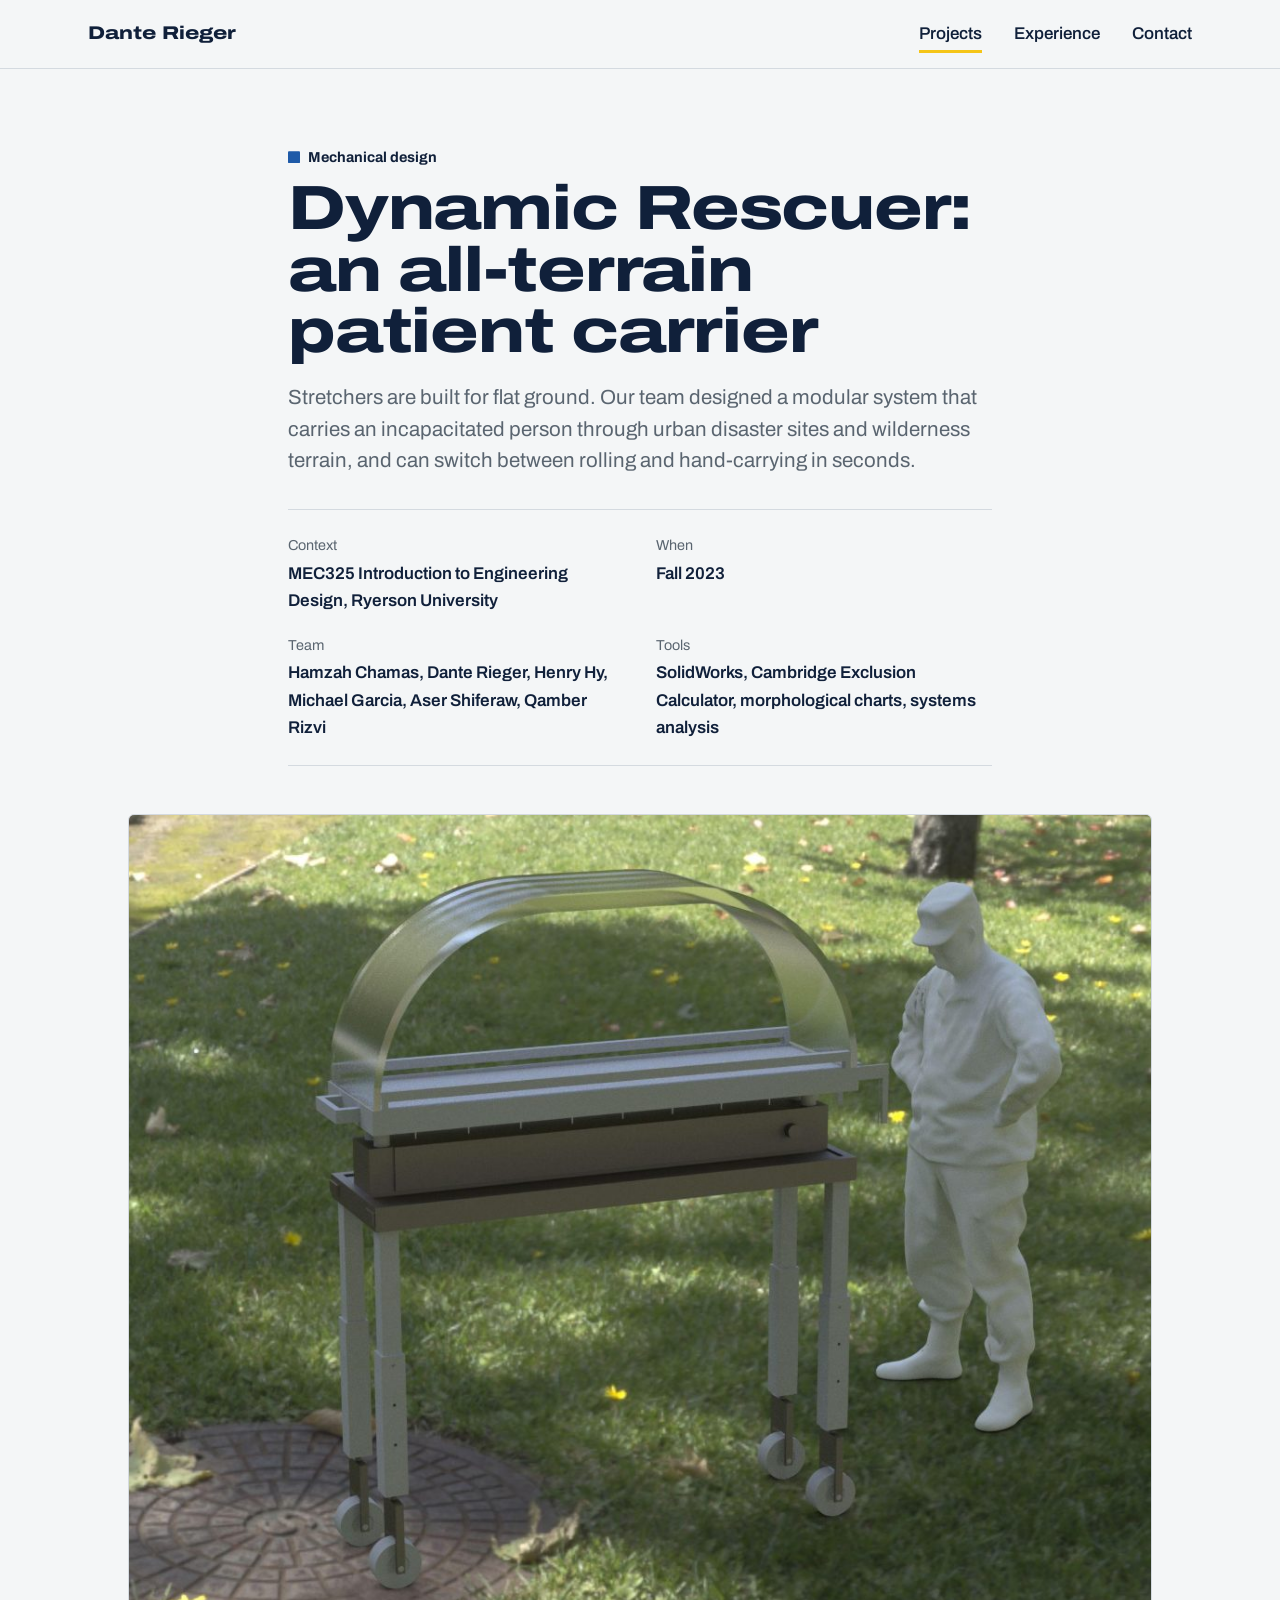
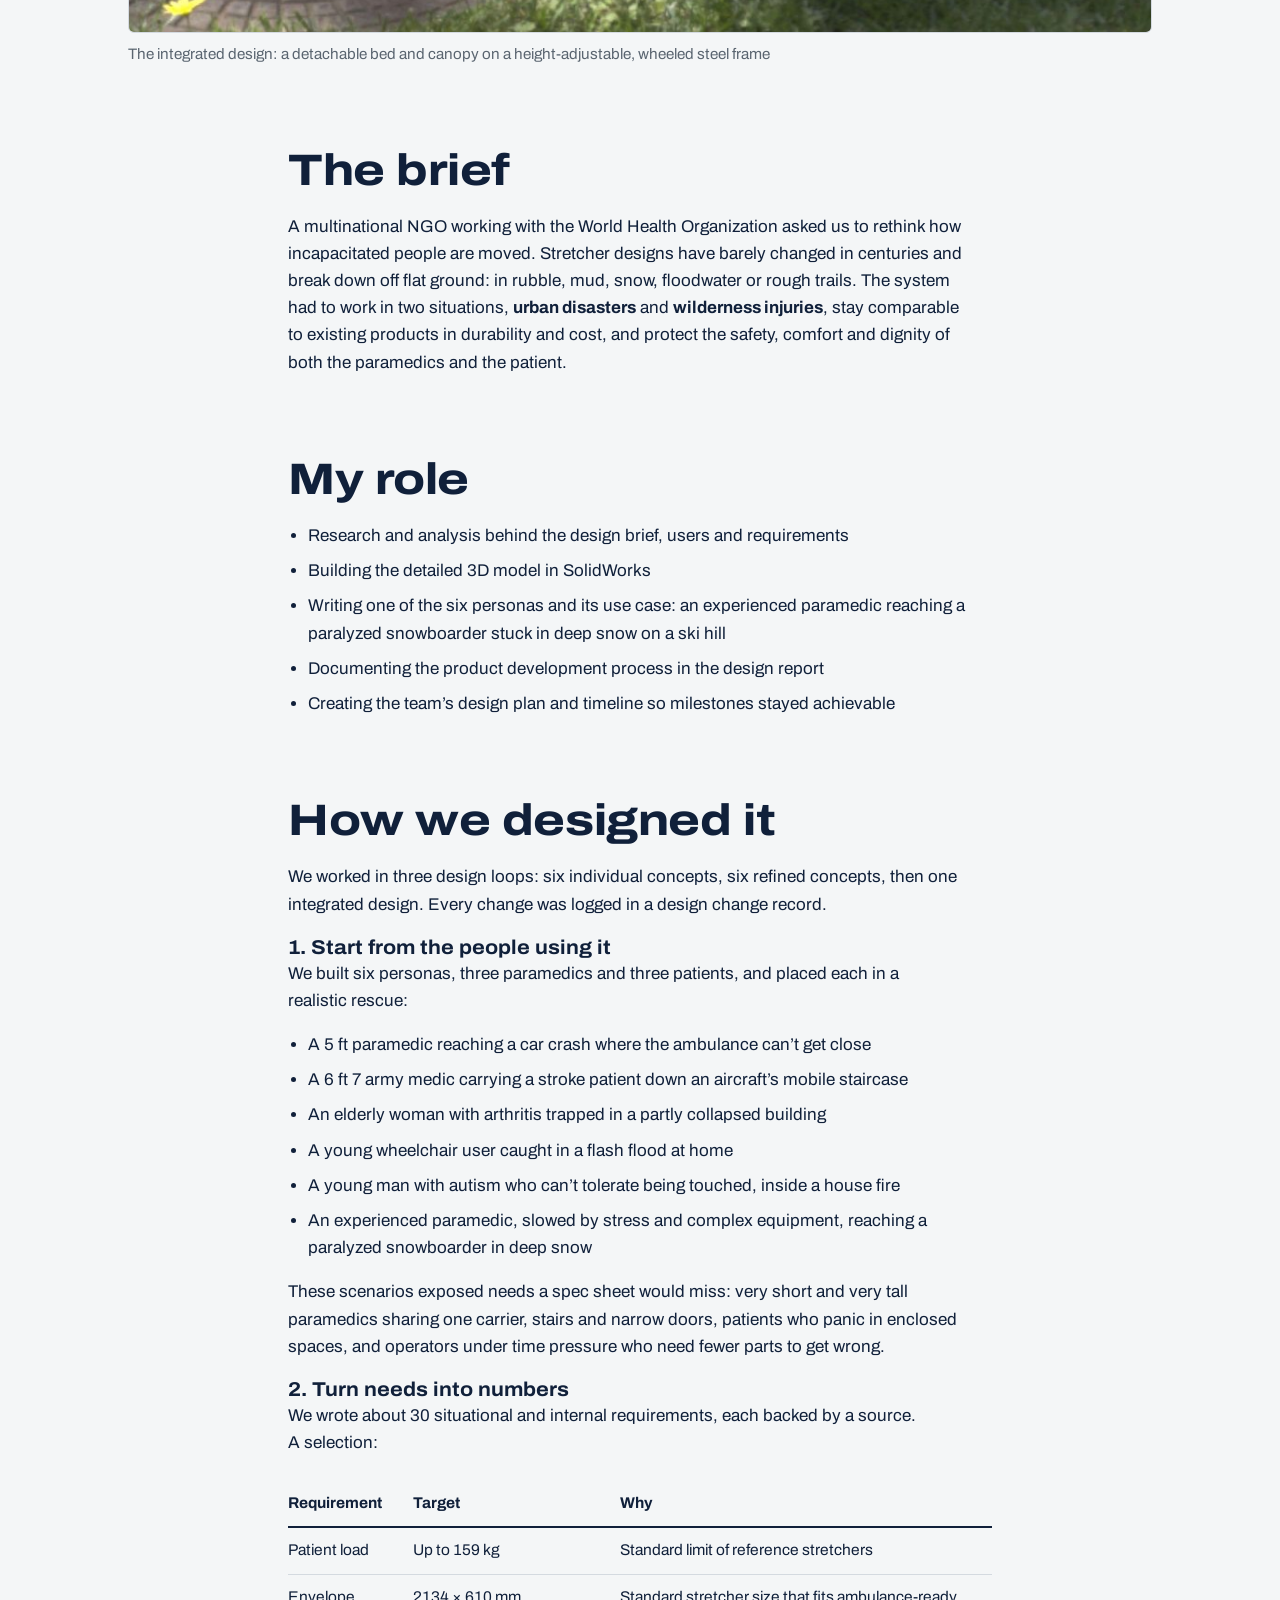
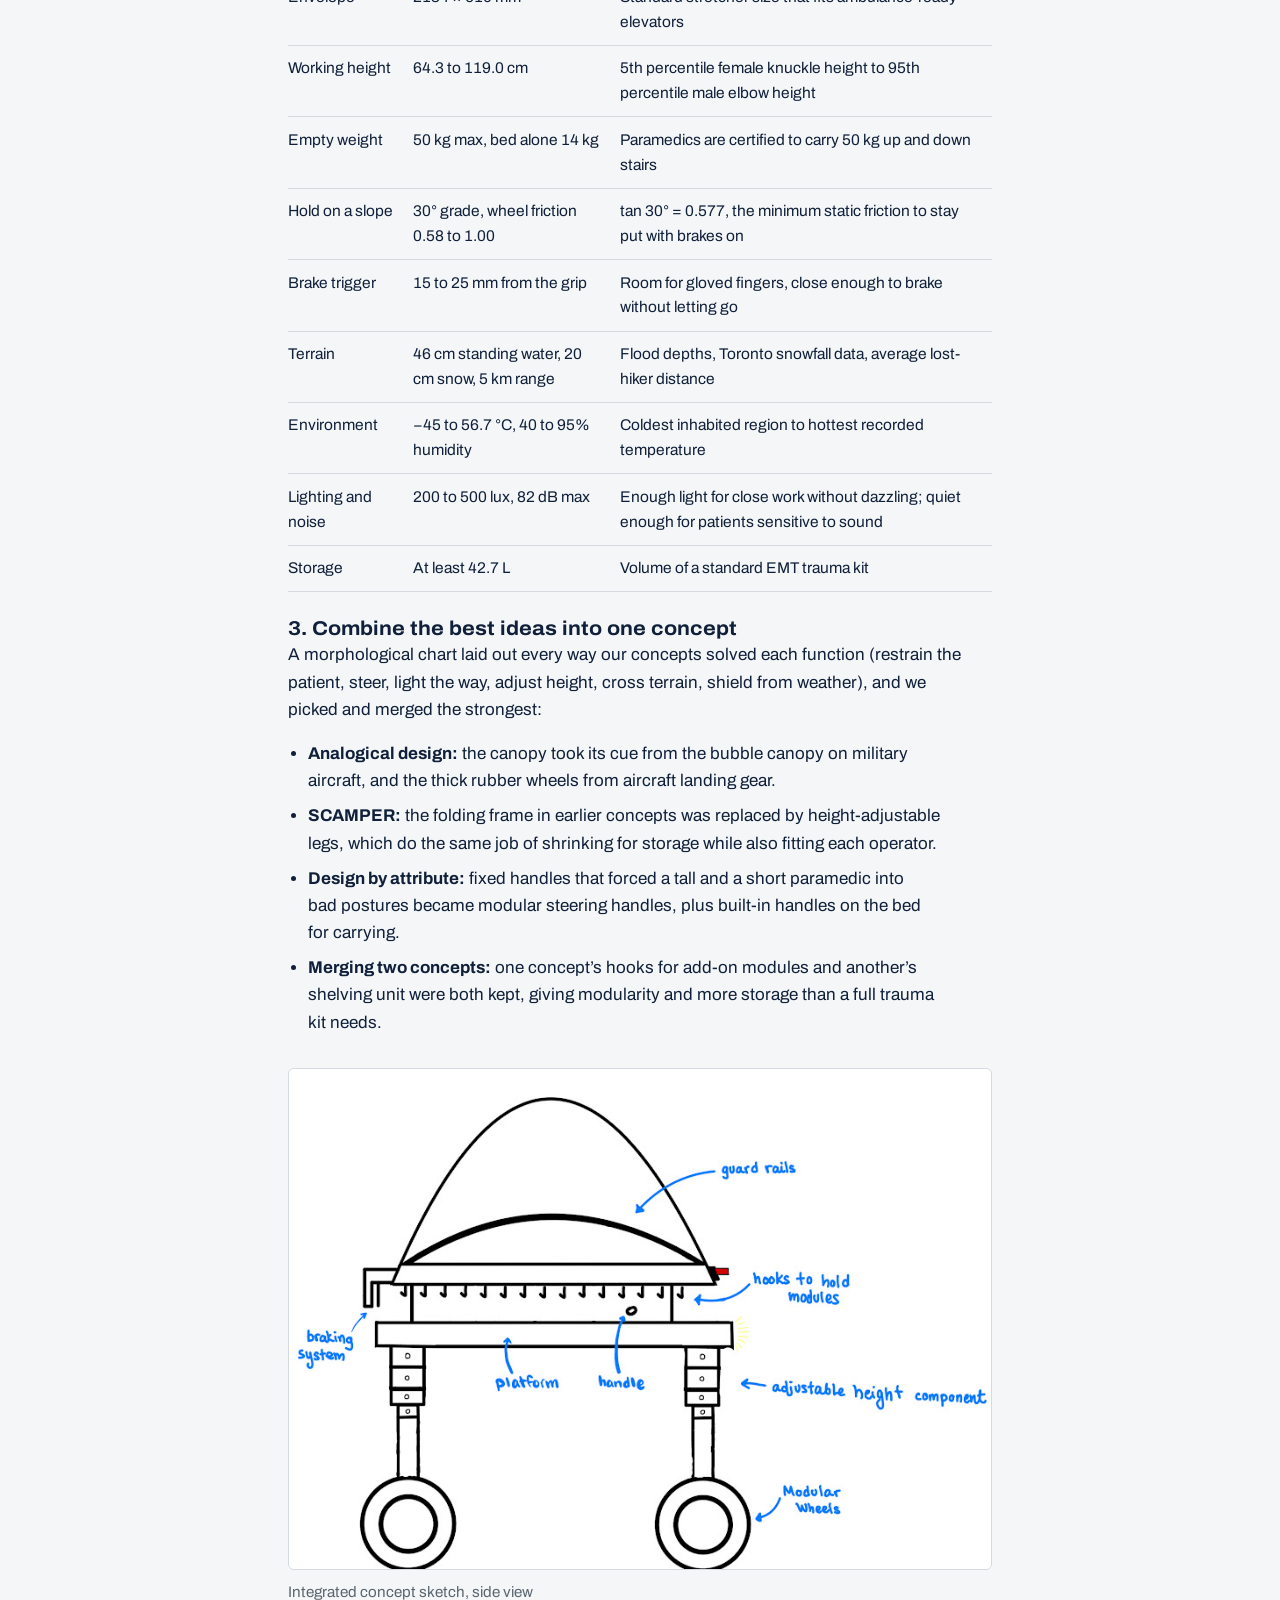
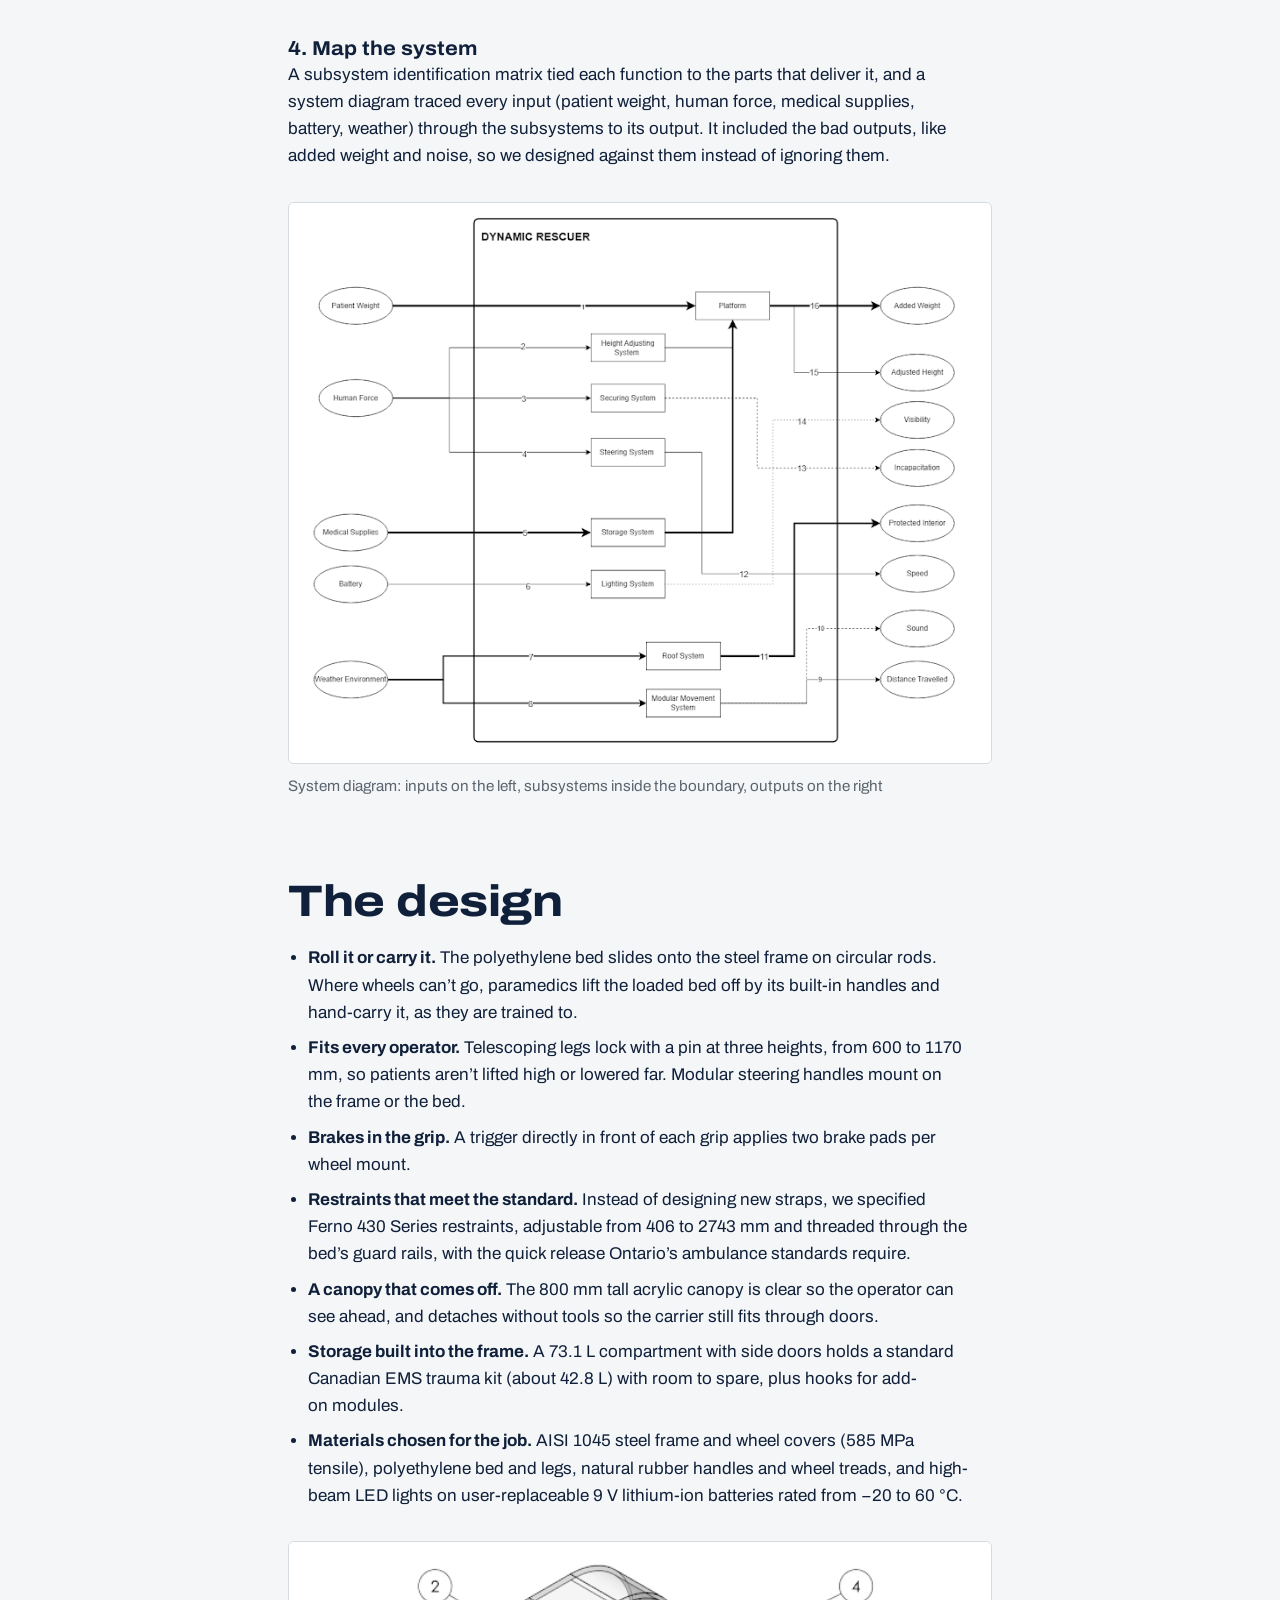
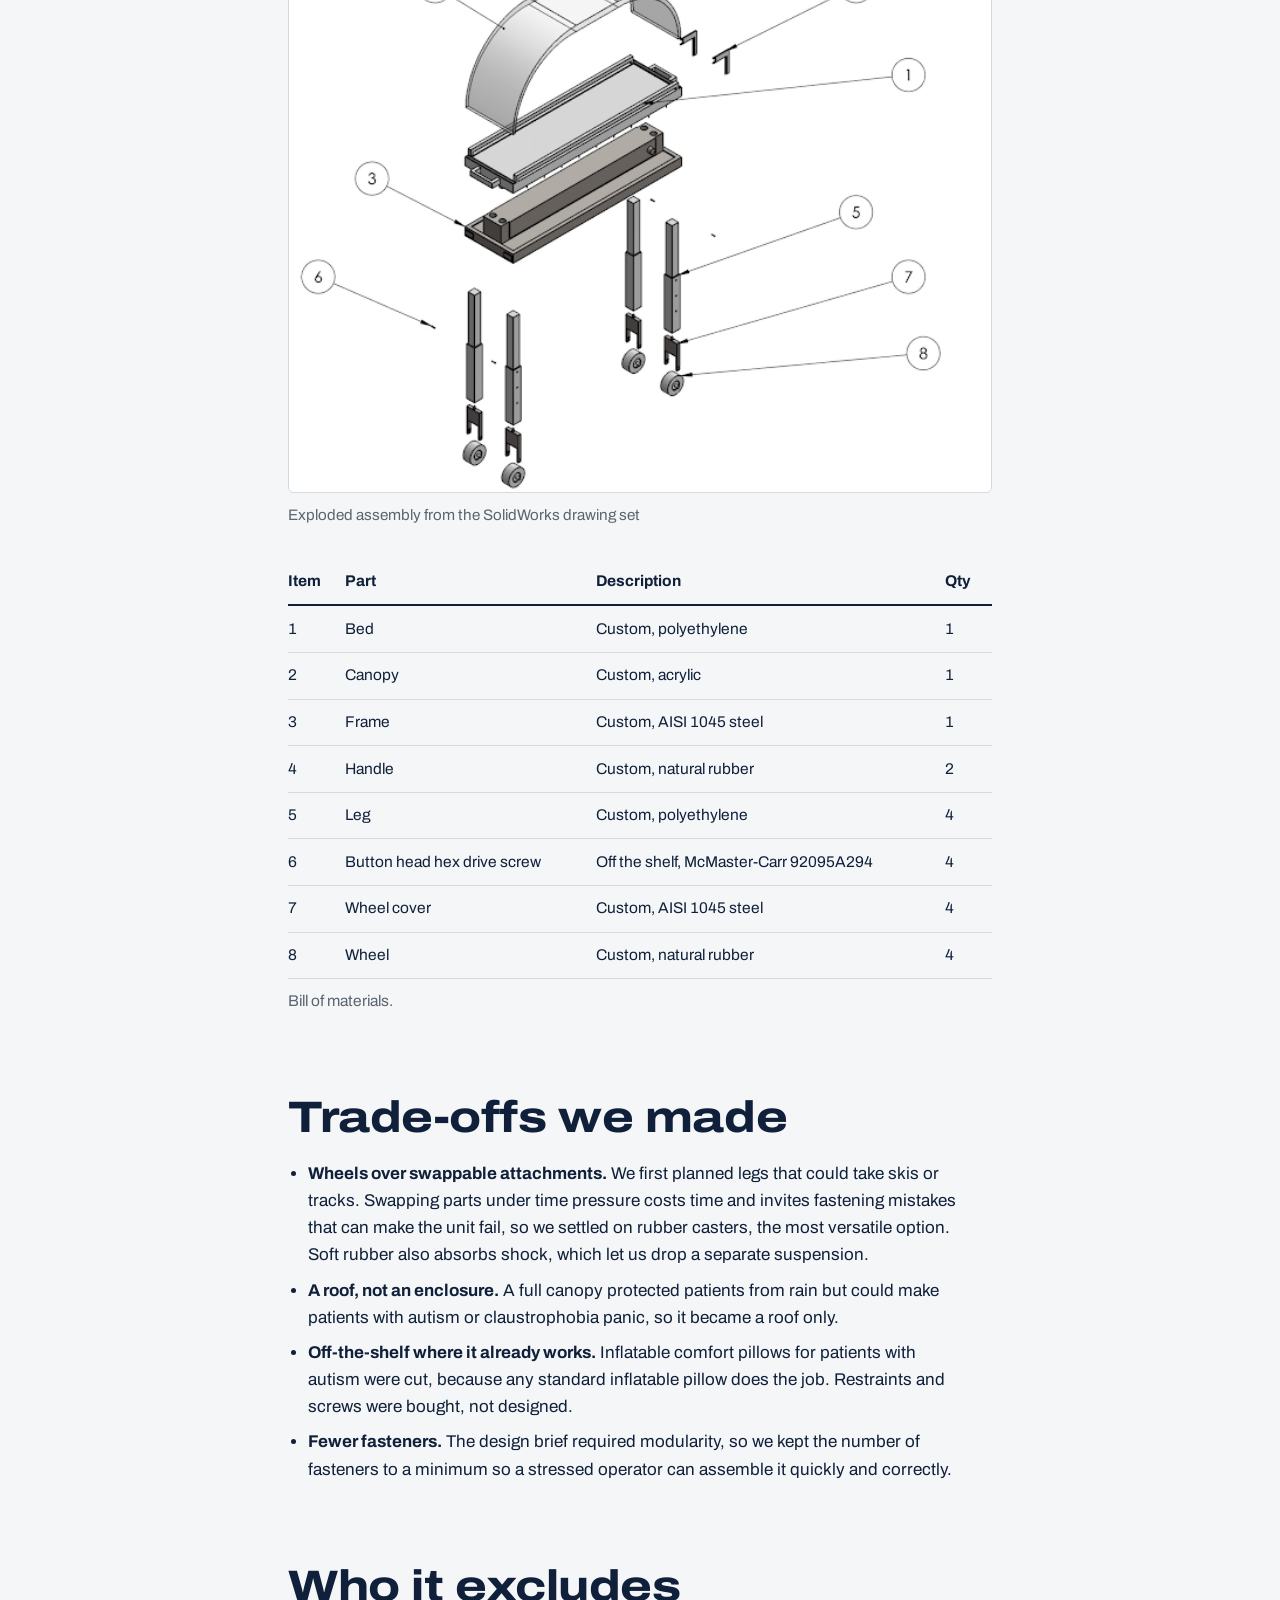
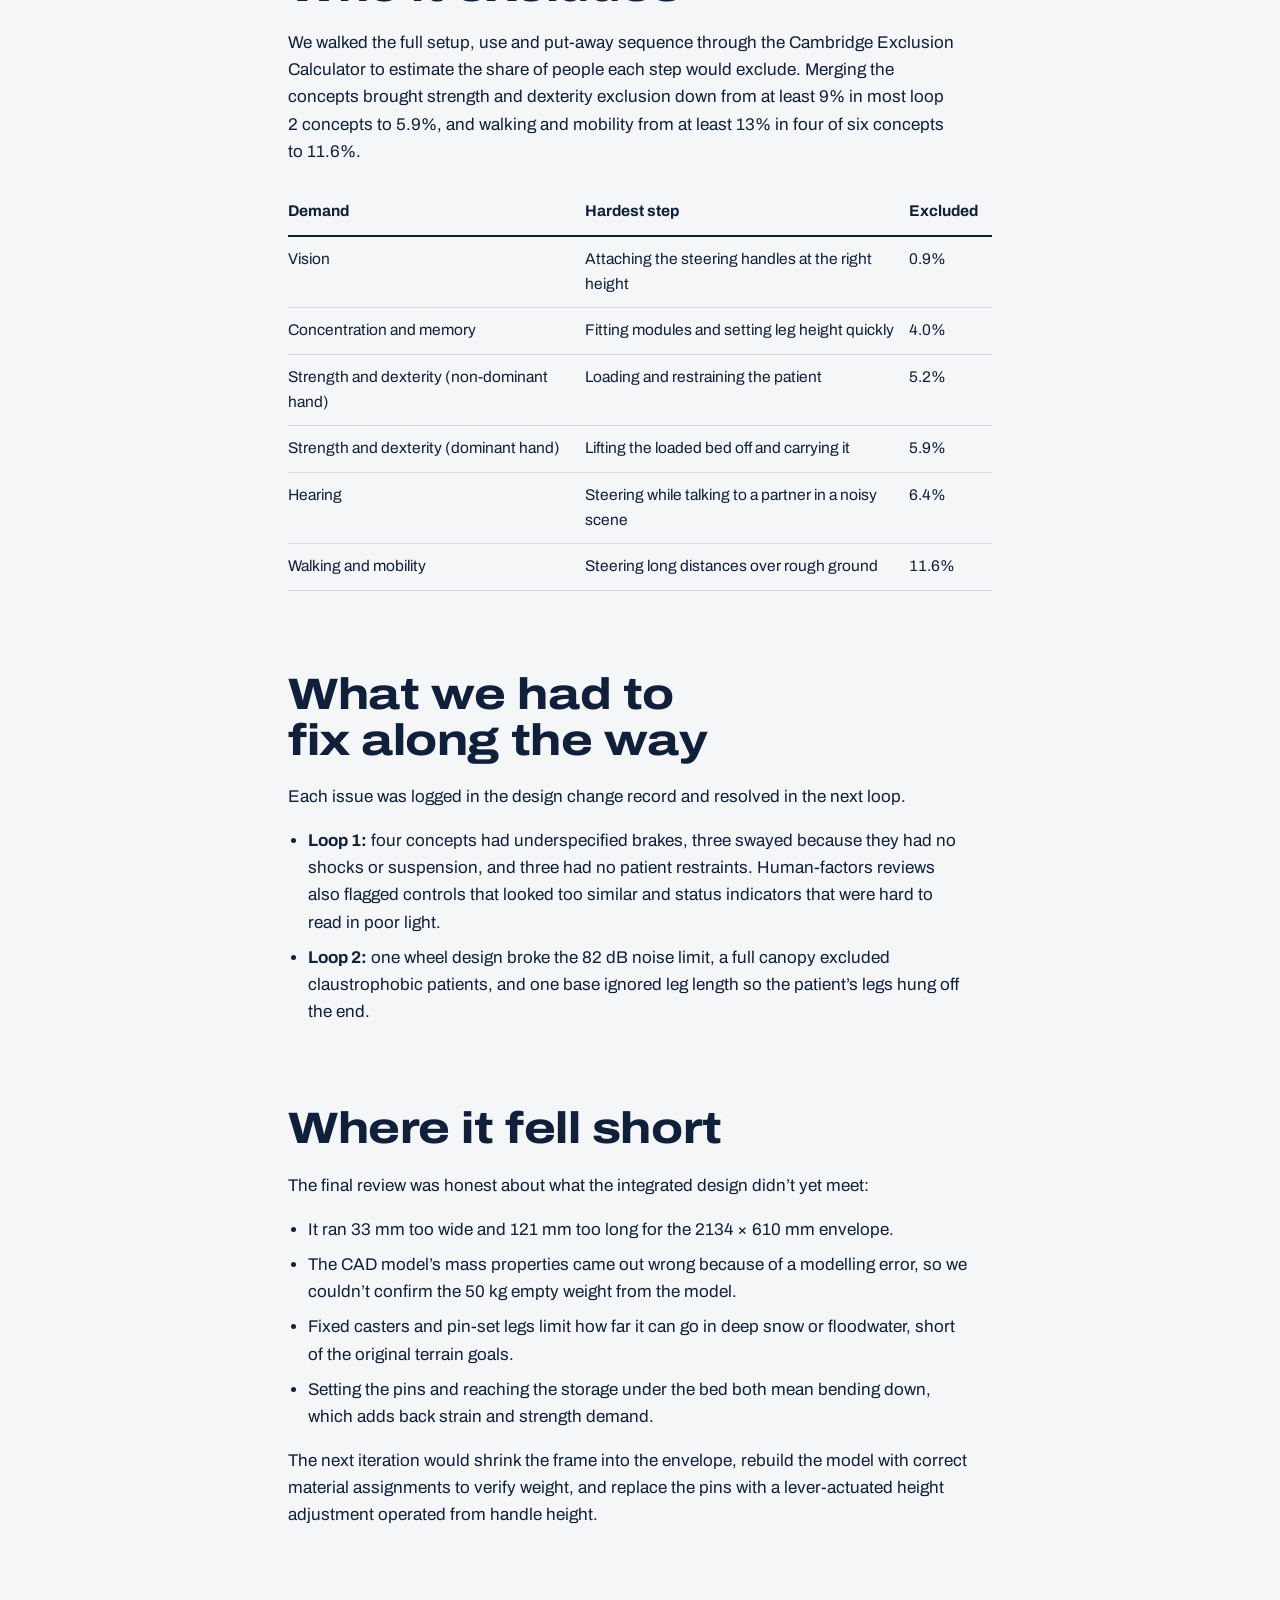
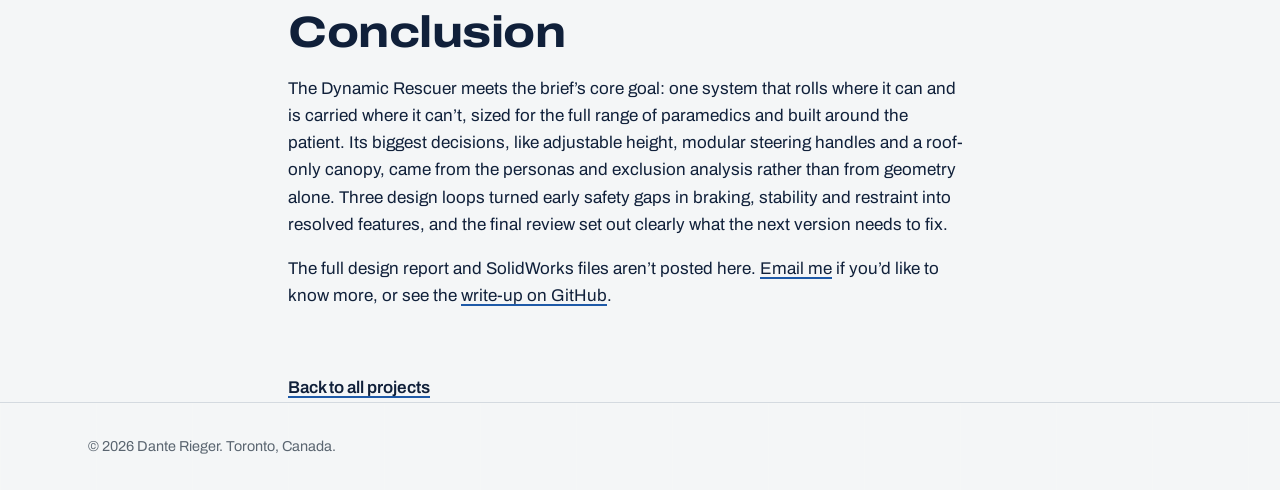
<file: projects/dynamic-rescuer.html>
<!doctype html>
<html lang="en">
<head>
  <meta charset="utf-8">
  <meta name="viewport" content="width=device-width, initial-scale=1">
  <meta name="theme-color" content="#f4f6f7">
  <title>Dynamic Rescuer: an all-terrain patient carrier | Dante Rieger</title>
  <meta name="description" content="Design project case study: a modular system for carrying incapacitated people through urban disasters and wilderness terrain, with a detachable bed, height-adjustable frame and modular steering handles.">
  <link rel="canonical" href="https://danterieger.github.io/projects/dynamic-rescuer.html">
  <meta property="og:type" content="article">
  <meta property="og:site_name" content="Dante Rieger">
  <meta property="og:url" content="https://danterieger.github.io/projects/dynamic-rescuer.html">
  <meta property="og:title" content="Dynamic Rescuer: an all-terrain patient carrier | Dante Rieger">
  <meta property="og:description" content="A modular system for carrying incapacitated people through urban disasters and wilderness terrain, from personas and requirements to a SolidWorks design.">
  <meta property="og:image" content="https://danterieger.github.io/assets/img/projects/dynamic-rescuer/render.jpg">
  <meta property="og:image:width" content="1100">
  <meta property="og:image:height" content="879">
  <meta name="twitter:card" content="summary_large_image">
  <link rel="preconnect" href="https://fonts.googleapis.com">
  <link rel="preconnect" href="https://fonts.gstatic.com" crossorigin>
  <link href="https://fonts.googleapis.com/css2?family=Archivo:wdth,wght@62..125,100..900&display=swap" rel="stylesheet">
  <link rel="stylesheet" href="../assets/css/site.css?v=1795136541">
  <link rel="icon" href="data:image/svg+xml,%3Csvg xmlns='http://www.w3.org/2000/svg' viewBox='0 0 32 32'%3E%3Crect width='32' height='32' rx='6' fill='%2310203a'/%3E%3Crect x='6' y='22' width='20' height='4' fill='%23f5c518'/%3E%3Cpath d='M8 7h6a6 6 0 0 1 0 12H8z' fill='none' stroke='%23eef2f4' stroke-width='2.5'/%3E%3C/svg%3E">
</head>
<body>
  <a class="skip" href="#main">Skip to content</a>

  <header class="site-header">
    <div class="wrap">
      <a class="brand" href="../">Dante Rieger</a>
      <nav class="site-nav" aria-label="Main">
        <ul>
          <li><a href="./" aria-current="page">Projects</a></li>
          <li><a href="../#experience">Experience</a></li>
          <li><a href="../#contact">Contact</a></li>
        </ul>
      </nav>
    </div>
  </header>

  <main id="main">
    <article class="wrap case">
      <header class="case-hero">
        <p class="sector-tag" style="--sector: var(--c-mech)">Mechanical design</p>
        <h1>Dynamic Rescuer: an all-terrain patient carrier</h1>
        <p class="lede">Stretchers are built for flat ground. Our team designed a modular system that carries an incapacitated person through urban disaster sites and wilderness terrain, and can switch between rolling and hand-carrying in seconds.</p>
        <dl class="case-meta">
          <div><dt>Context</dt><dd>MEC325 Introduction to Engineering Design, Ryerson University</dd></div>
          <div><dt>When</dt><dd>Fall 2023</dd></div>
          <div><dt>Team</dt><dd>Hamzah Chamas, Dante Rieger, Henry Hy, Michael Garcia, Aser Shiferaw, Qamber Rizvi</dd></div>
          <div><dt>Tools</dt><dd>SolidWorks, Cambridge Exclusion Calculator, morphological charts, systems analysis</dd></div>
        </dl>
        <figure class="case-figure">
          <img src="../assets/img/projects/dynamic-rescuer/render.jpg" alt="Render of the Dynamic Rescuer on grass: a detachable bed with a clear curved canopy on a height-adjustable wheeled frame, next to a standing human figure for scale" width="1100" height="879">
          <figcaption>The integrated design: a detachable bed and canopy on a height-adjustable, wheeled steel frame</figcaption>
        </figure>
      </header>

      <div class="prose">
        <h2>The brief</h2>
        <p>A multinational NGO working with the World Health Organization asked us to rethink how incapacitated people are moved. Stretcher designs have barely changed in centuries and break down off flat ground: in rubble, mud, snow, floodwater or rough trails. The system had to work in two situations, <strong>urban disasters</strong> and <strong>wilderness injuries</strong>, stay comparable to existing products in durability and cost, and protect the safety, comfort and dignity of both the paramedics and the patient.</p>

        <h2>My role</h2>
        <ul>
          <li>Research and analysis behind the design brief, users and requirements</li>
          <li>Building the detailed 3D model in SolidWorks</li>
          <li>Writing one of the six personas and its use case: an experienced paramedic reaching a paralyzed snowboarder stuck in deep snow on a ski hill</li>
          <li>Documenting the product development process in the design report</li>
          <li>Creating the team’s design plan and timeline so milestones stayed achievable</li>
        </ul>

        <h2>How we designed it</h2>
        <p>We worked in three design loops: six individual concepts, six refined concepts, then one integrated design. Every change was logged in a design change record.</p>

        <h3>1. Start from the people using it</h3>
        <p>We built six personas, three paramedics and three patients, and placed each in a realistic rescue:</p>
        <ul>
          <li>A 5 ft paramedic reaching a car crash where the ambulance can’t get close</li>
          <li>A 6 ft 7 army medic carrying a stroke patient down an aircraft’s mobile staircase</li>
          <li>An elderly woman with arthritis trapped in a partly collapsed building</li>
          <li>A young wheelchair user caught in a flash flood at home</li>
          <li>A young man with autism who can’t tolerate being touched, inside a house fire</li>
          <li>An experienced paramedic, slowed by stress and complex equipment, reaching a paralyzed snowboarder in deep snow</li>
        </ul>
        <p>These scenarios exposed needs a spec sheet would miss: very short and very tall paramedics sharing one carrier, stairs and narrow doors, patients who panic in enclosed spaces, and operators under time pressure who need fewer parts to get wrong.</p>

        <h3>2. Turn needs into numbers</h3>
        <p>We wrote about 30 situational and internal requirements, each backed by a source. A selection:</p>
      </div>

      <div class="prose">
        <div class="table-scroll">
          <table>
            <thead><tr><th scope="col">Requirement</th><th scope="col">Target</th><th scope="col">Why</th></tr></thead>
            <tbody>
              <tr><td>Patient load</td><td>Up to 159 kg</td><td>Standard limit of reference stretchers</td></tr>
              <tr><td>Envelope</td><td>2134 × 610 mm</td><td>Standard stretcher size that fits ambulance-ready elevators</td></tr>
              <tr><td>Working height</td><td>64.3 to 119.0 cm</td><td>5th percentile female knuckle height to 95th percentile male elbow height</td></tr>
              <tr><td>Empty weight</td><td>50 kg max, bed alone 14 kg</td><td>Paramedics are certified to carry 50 kg up and down stairs</td></tr>
              <tr><td>Hold on a slope</td><td>30° grade, wheel friction 0.58 to 1.00</td><td>tan 30° = 0.577, the minimum static friction to stay put with brakes on</td></tr>
              <tr><td>Brake trigger</td><td>15 to 25 mm from the grip</td><td>Room for gloved fingers, close enough to brake without letting go</td></tr>
              <tr><td>Terrain</td><td>46 cm standing water, 20 cm snow, 5 km range</td><td>Flood depths, Toronto snowfall data, average lost-hiker distance</td></tr>
              <tr><td>Environment</td><td>−45 to 56.7 °C, 40 to 95% humidity</td><td>Coldest inhabited region to hottest recorded temperature</td></tr>
              <tr><td>Lighting and noise</td><td>200 to 500 lux, 82 dB max</td><td>Enough light for close work without dazzling; quiet enough for patients sensitive to sound</td></tr>
              <tr><td>Storage</td><td>At least 42.7 L</td><td>Volume of a standard EMT trauma kit</td></tr>
            </tbody>
          </table>
        </div>
      </div>

      <div class="prose">
        <h3>3. Combine the best ideas into one concept</h3>
        <p>A morphological chart laid out every way our concepts solved each function (restrain the patient, steer, light the way, adjust height, cross terrain, shield from weather), and we picked and merged the strongest:</p>
        <ul>
          <li><strong>Analogical design:</strong> the canopy took its cue from the bubble canopy on military aircraft, and the thick rubber wheels from aircraft landing gear.</li>
          <li><strong>SCAMPER:</strong> the folding frame in earlier concepts was replaced by height-adjustable legs, which do the same job of shrinking for storage while also fitting each operator.</li>
          <li><strong>Design by attribute:</strong> fixed handles that forced a tall and a short paramedic into bad postures became modular steering handles, plus built-in handles on the bed for carrying.</li>
          <li><strong>Merging two concepts:</strong> one concept’s hooks for add-on modules and another’s shelving unit were both kept, giving modularity and more storage than a full trauma kit needs.</li>
        </ul>
      </div>

      <figure class="wide-figure is-drawing">
        <img src="../assets/img/projects/dynamic-rescuer/concept-sketch.png" alt="Side-view concept sketch labelling the guard rails, hooks to hold modules, braking system, platform, handle, adjustable-height legs and modular wheels" width="800" height="570" loading="lazy">
        <figcaption>Integrated concept sketch, side view</figcaption>
      </figure>

      <div class="prose">
        <h3>4. Map the system</h3>
        <p>A subsystem identification matrix tied each function to the parts that deliver it, and a system diagram traced every input (patient weight, human force, medical supplies, battery, weather) through the subsystems to its output. It included the bad outputs, like added weight and noise, so we designed against them instead of ignoring them.</p>
      </div>

      <figure class="wide-figure is-drawing">
        <img src="../assets/img/projects/dynamic-rescuer/system-diagram.png" alt="System diagram: patient weight, human force, medical supplies, battery and weather environment flow through the platform, height adjusting, securing, steering, storage, lighting, roof and modular movement systems to outputs such as added weight, adjusted height, visibility, protected interior, speed, sound and distance travelled" width="800" height="639" loading="lazy">
        <figcaption>System diagram: inputs on the left, subsystems inside the boundary, outputs on the right</figcaption>
      </figure>

      <div class="prose">
        <h2>The design</h2>
        <ul>
          <li><strong>Roll it or carry it.</strong> The polyethylene bed slides onto the steel frame on circular rods. Where wheels can’t go, paramedics lift the loaded bed off by its built-in handles and hand-carry it, as they are trained to.</li>
          <li><strong>Fits every operator.</strong> Telescoping legs lock with a pin at three heights, from 600 to 1170 mm, so patients aren’t lifted high or lowered far. Modular steering handles mount on the frame or the bed.</li>
          <li><strong>Brakes in the grip.</strong> A trigger directly in front of each grip applies two brake pads per wheel mount.</li>
          <li><strong>Restraints that meet the standard.</strong> Instead of designing new straps, we specified Ferno 430 Series restraints, adjustable from 406 to 2743 mm and threaded through the bed’s guard rails, with the quick release Ontario’s ambulance standards require.</li>
          <li><strong>A canopy that comes off.</strong> The 800 mm tall acrylic canopy is clear so the operator can see ahead, and detaches without tools so the carrier still fits through doors.</li>
          <li><strong>Storage built into the frame.</strong> A 73.1 L compartment with side doors holds a standard Canadian EMS trauma kit (about 42.8 L) with room to spare, plus hooks for add-on modules.</li>
          <li><strong>Materials chosen for the job.</strong> AISI 1045 steel frame and wheel covers (585 MPa tensile), polyethylene bed and legs, natural rubber handles and wheel treads, and high-beam LED lights on user-replaceable 9 V lithium-ion batteries rated from −20 to 60 °C.</li>
        </ul>
      </div>

      <figure class="wide-figure is-drawing">
        <img src="../assets/img/projects/dynamic-rescuer/exploded.png" alt="Exploded SolidWorks assembly with numbered balloons: bed, canopy, frame, handles, legs, screws, wheel covers and wheels" width="600" height="470" loading="lazy">
        <figcaption>Exploded assembly from the SolidWorks drawing set</figcaption>
      </figure>

      <div class="prose">
        <div class="table-scroll">
          <table>
            <caption class="muted" style="text-align:left; caption-side: bottom; padding-top: 0.6rem;">Bill of materials.</caption>
            <thead><tr><th scope="col">Item</th><th scope="col">Part</th><th scope="col">Description</th><th scope="col">Qty</th></tr></thead>
            <tbody>
              <tr><td>1</td><td>Bed</td><td>Custom, polyethylene</td><td>1</td></tr>
              <tr><td>2</td><td>Canopy</td><td>Custom, acrylic</td><td>1</td></tr>
              <tr><td>3</td><td>Frame</td><td>Custom, AISI 1045 steel</td><td>1</td></tr>
              <tr><td>4</td><td>Handle</td><td>Custom, natural rubber</td><td>2</td></tr>
              <tr><td>5</td><td>Leg</td><td>Custom, polyethylene</td><td>4</td></tr>
              <tr><td>6</td><td>Button head hex drive screw</td><td>Off the shelf, McMaster-Carr 92095A294</td><td>4</td></tr>
              <tr><td>7</td><td>Wheel cover</td><td>Custom, AISI 1045 steel</td><td>4</td></tr>
              <tr><td>8</td><td>Wheel</td><td>Custom, natural rubber</td><td>4</td></tr>
            </tbody>
          </table>
        </div>

        <h2>Trade-offs we made</h2>
        <ul>
          <li><strong>Wheels over swappable attachments.</strong> We first planned legs that could take skis or tracks. Swapping parts under time pressure costs time and invites fastening mistakes that can make the unit fail, so we settled on rubber casters, the most versatile option. Soft rubber also absorbs shock, which let us drop a separate suspension.</li>
          <li><strong>A roof, not an enclosure.</strong> A full canopy protected patients from rain but could make patients with autism or claustrophobia panic, so it became a roof only.</li>
          <li><strong>Off-the-shelf where it already works.</strong> Inflatable comfort pillows for patients with autism were cut, because any standard inflatable pillow does the job. Restraints and screws were bought, not designed.</li>
          <li><strong>Fewer fasteners.</strong> The design brief required modularity, so we kept the number of fasteners to a minimum so a stressed operator can assemble it quickly and correctly.</li>
        </ul>

        <h2>Who it excludes</h2>
        <p>We walked the full setup, use and put-away sequence through the Cambridge Exclusion Calculator to estimate the share of people each step would exclude. Merging the concepts brought strength and dexterity exclusion down from at least 9% in most loop 2 concepts to 5.9%, and walking and mobility from at least 13% in four of six concepts to 11.6%.</p>
        <div class="table-scroll">
          <table>
            <thead><tr><th scope="col">Demand</th><th scope="col">Hardest step</th><th scope="col">Excluded</th></tr></thead>
            <tbody>
              <tr><td>Vision</td><td>Attaching the steering handles at the right height</td><td>0.9%</td></tr>
              <tr><td>Concentration and memory</td><td>Fitting modules and setting leg height quickly</td><td>4.0%</td></tr>
              <tr><td>Strength and dexterity (non-dominant hand)</td><td>Loading and restraining the patient</td><td>5.2%</td></tr>
              <tr><td>Strength and dexterity (dominant hand)</td><td>Lifting the loaded bed off and carrying it</td><td>5.9%</td></tr>
              <tr><td>Hearing</td><td>Steering while talking to a partner in a noisy scene</td><td>6.4%</td></tr>
              <tr><td>Walking and mobility</td><td>Steering long distances over rough ground</td><td>11.6%</td></tr>
            </tbody>
          </table>
        </div>

        <h2>What we had to fix along the way</h2>
        <p>Each issue was logged in the design change record and resolved in the next loop.</p>
        <ul>
          <li><strong>Loop 1:</strong> four concepts had underspecified brakes, three swayed because they had no shocks or suspension, and three had no patient restraints. Human-factors reviews also flagged controls that looked too similar and status indicators that were hard to read in poor light.</li>
          <li><strong>Loop 2:</strong> one wheel design broke the 82 dB noise limit, a full canopy excluded claustrophobic patients, and one base ignored leg length so the patient’s legs hung off the end.</li>
        </ul>

        <h2>Where it fell short</h2>
        <p>The final review was honest about what the integrated design didn’t yet meet:</p>
        <ul>
          <li>It ran 33 mm too wide and 121 mm too long for the 2134 × 610 mm envelope.</li>
          <li>The CAD model’s mass properties came out wrong because of a modelling error, so we couldn’t confirm the 50 kg empty weight from the model.</li>
          <li>Fixed casters and pin-set legs limit how far it can go in deep snow or floodwater, short of the original terrain goals.</li>
          <li>Setting the pins and reaching the storage under the bed both mean bending down, which adds back strain and strength demand.</li>
        </ul>
        <p>The next iteration would shrink the frame into the envelope, rebuild the model with correct material assignments to verify weight, and replace the pins with a lever-actuated height adjustment operated from handle height.</p>

        <h2>Conclusion</h2>
        <p>The Dynamic Rescuer meets the brief’s core goal: one system that rolls where it can and is carried where it can’t, sized for the full range of paramedics and built around the patient. Its biggest decisions, like adjustable height, modular steering handles and a roof-only canopy, came from the personas and exclusion analysis rather than from geometry alone. Three design loops turned early safety gaps in braking, stability and restraint into resolved features, and the final review set out clearly what the next version needs to fix.</p>

        <p>The full design report and SolidWorks files aren’t posted here. <a href="mailto:dante.rieger@gmail.com">Email me</a> if you’d like to know more, or see the <a href="https://github.com/danterieger/projects/tree/main/2023/dynamic-rescuer">write-up on GitHub</a>.</p>
        <a class="back-link" href="./">Back to all projects</a>
      </div>
    </article>
  </main>

  <footer class="site-footer">
    <div class="wrap">
      <p>© 2026 Dante Rieger. Toronto, Canada.</p>
    </div>
  </footer>
</body>
</html>
</file>
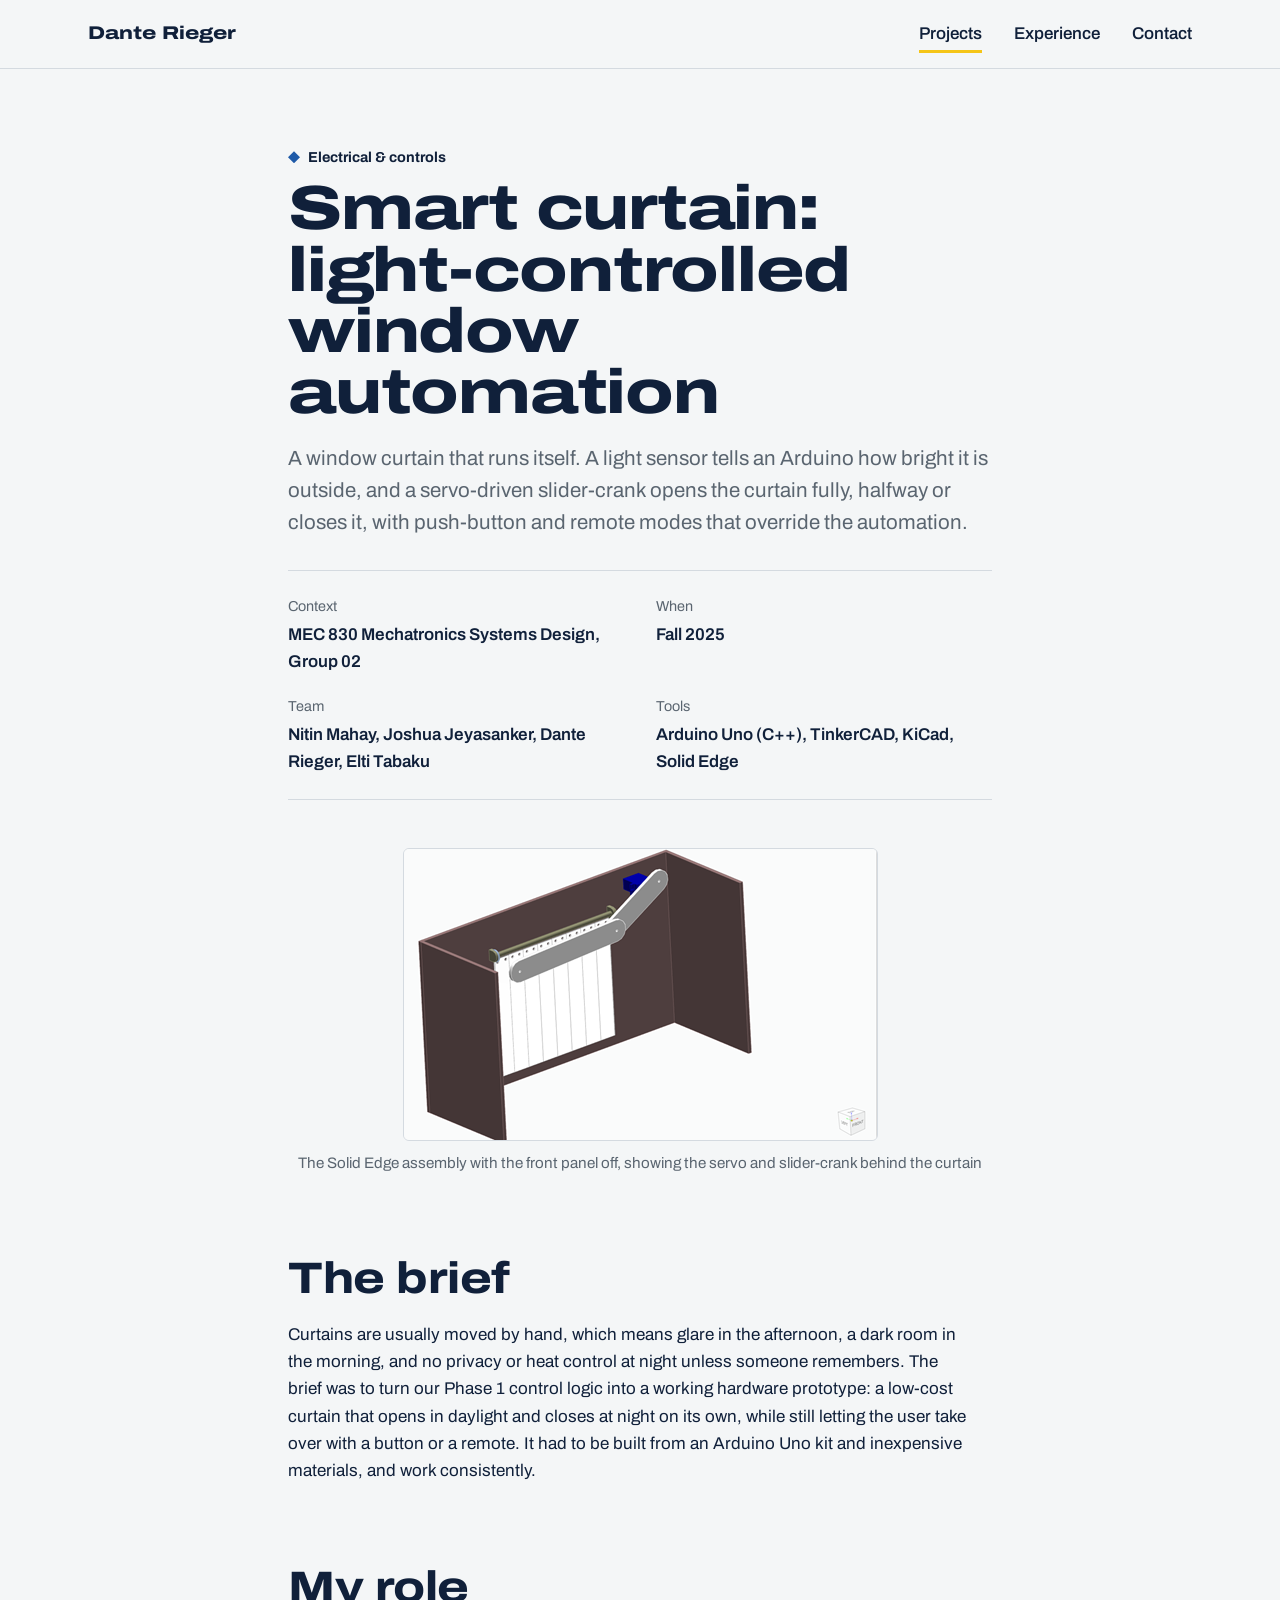
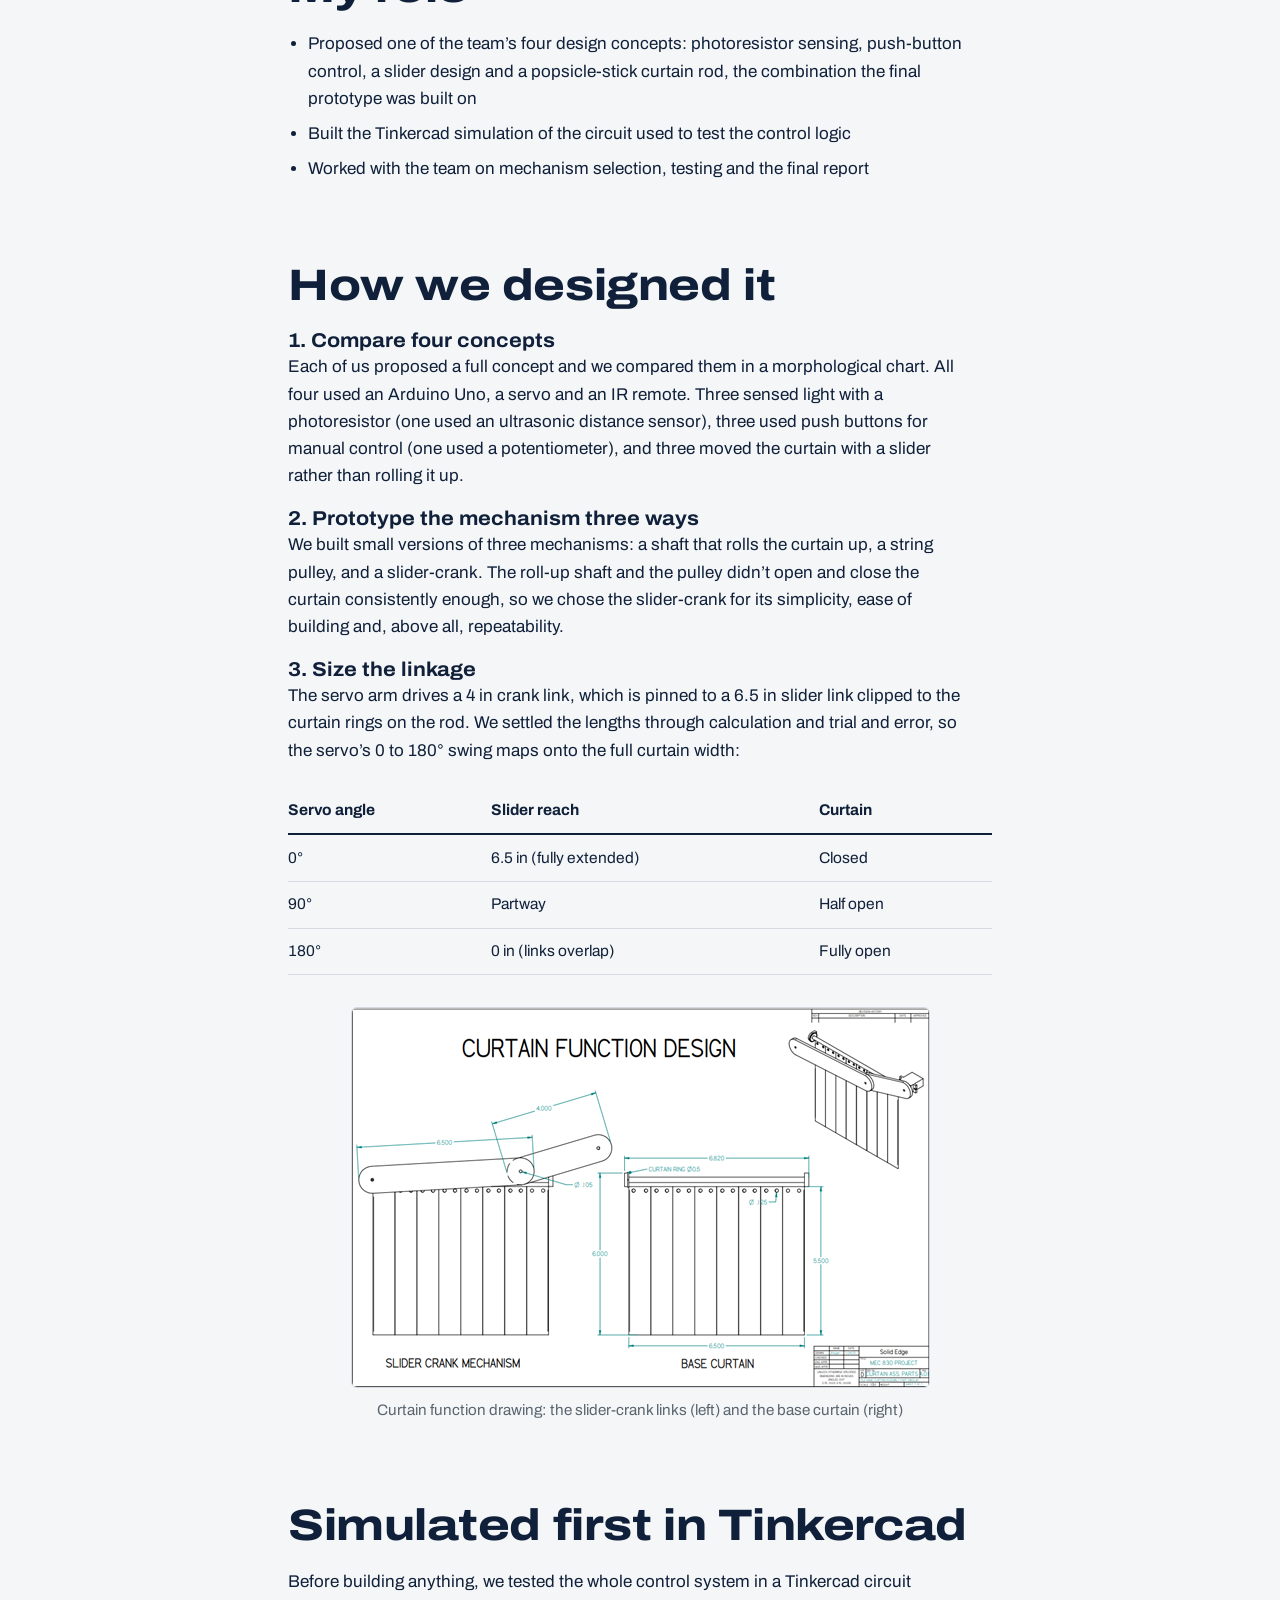
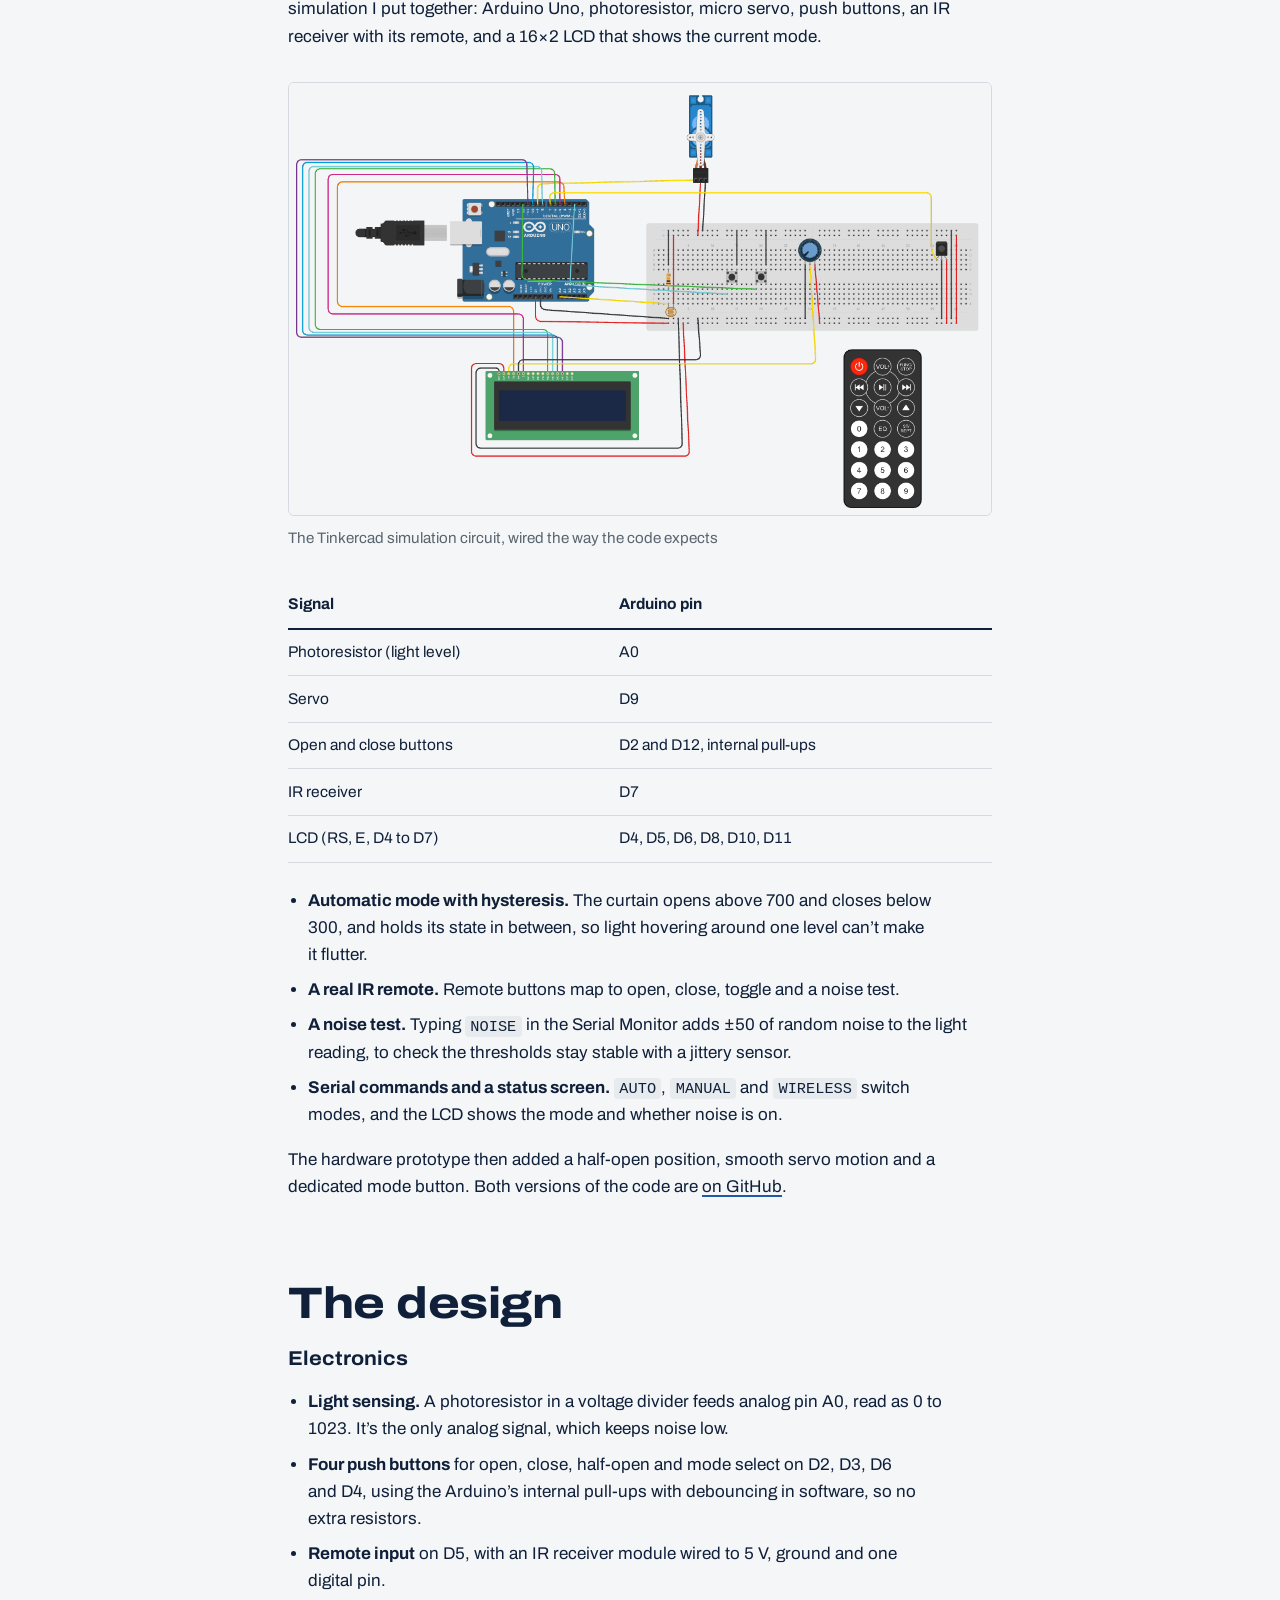
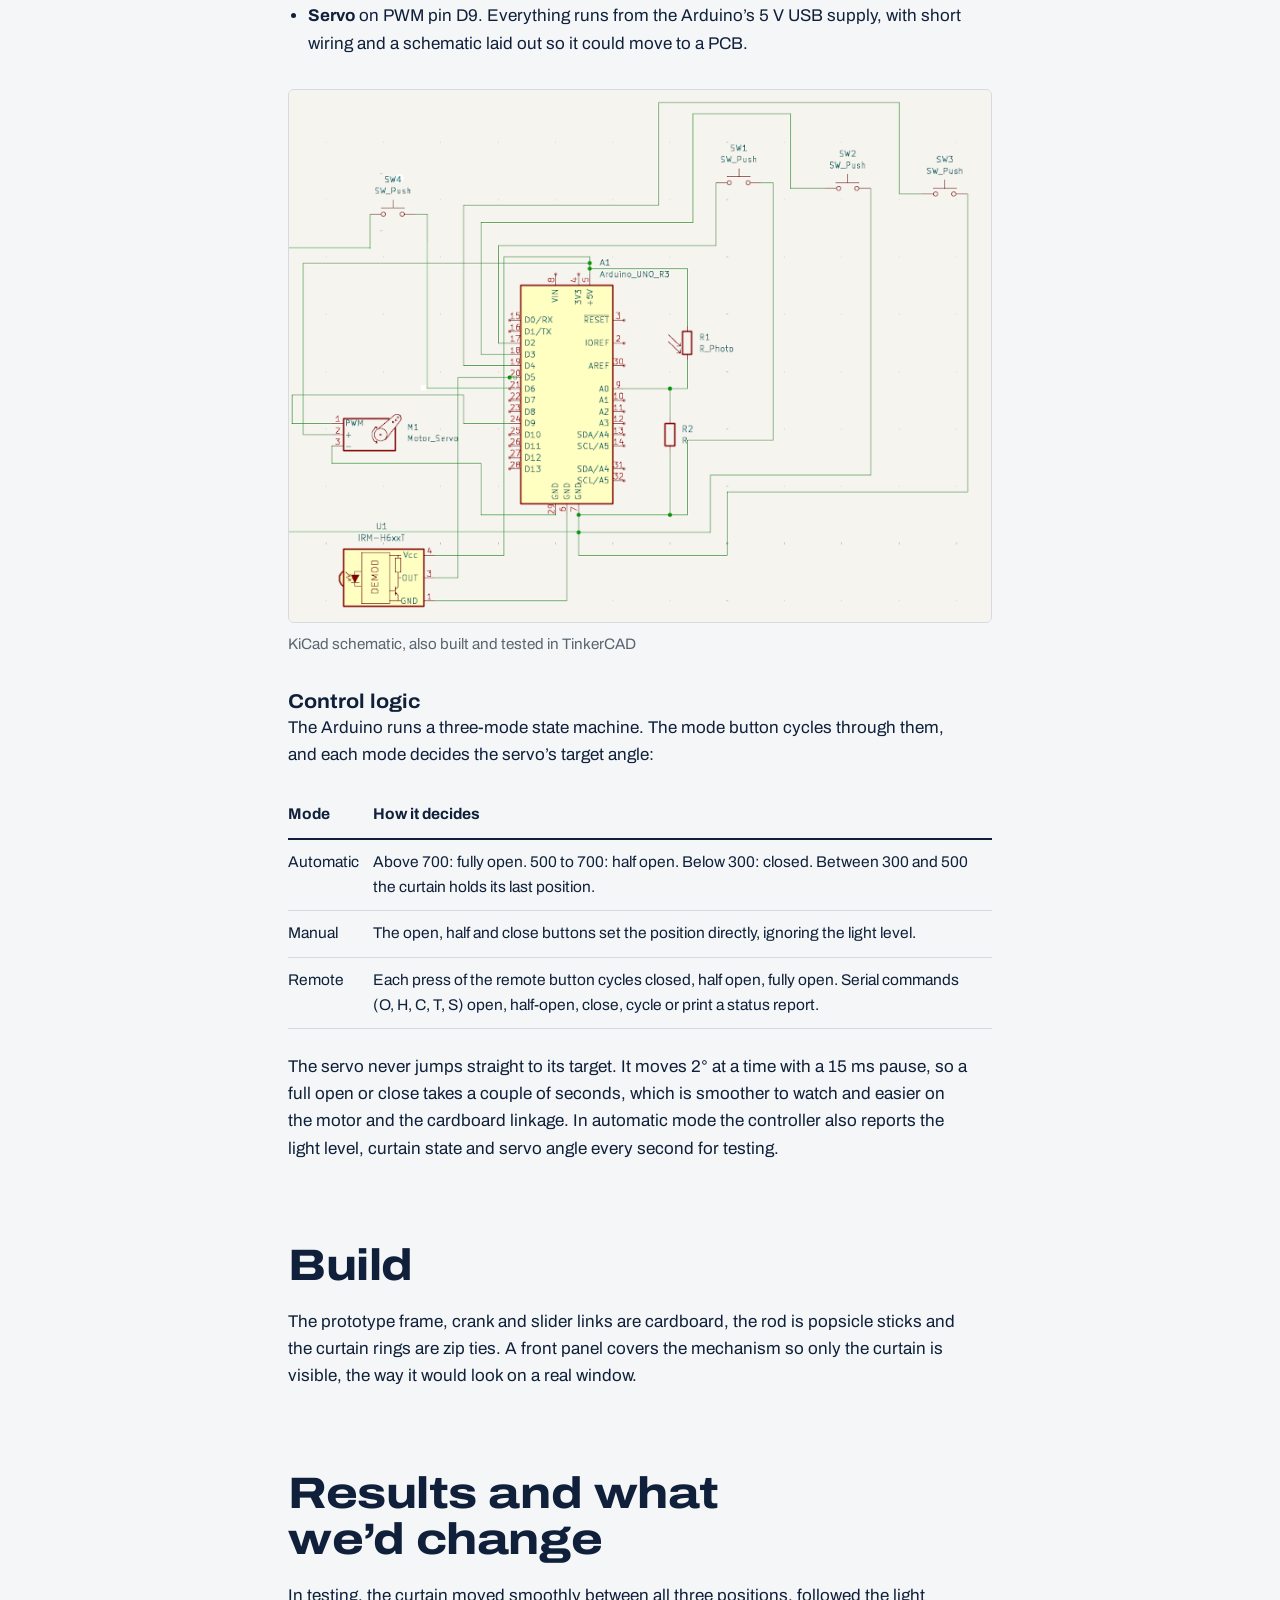
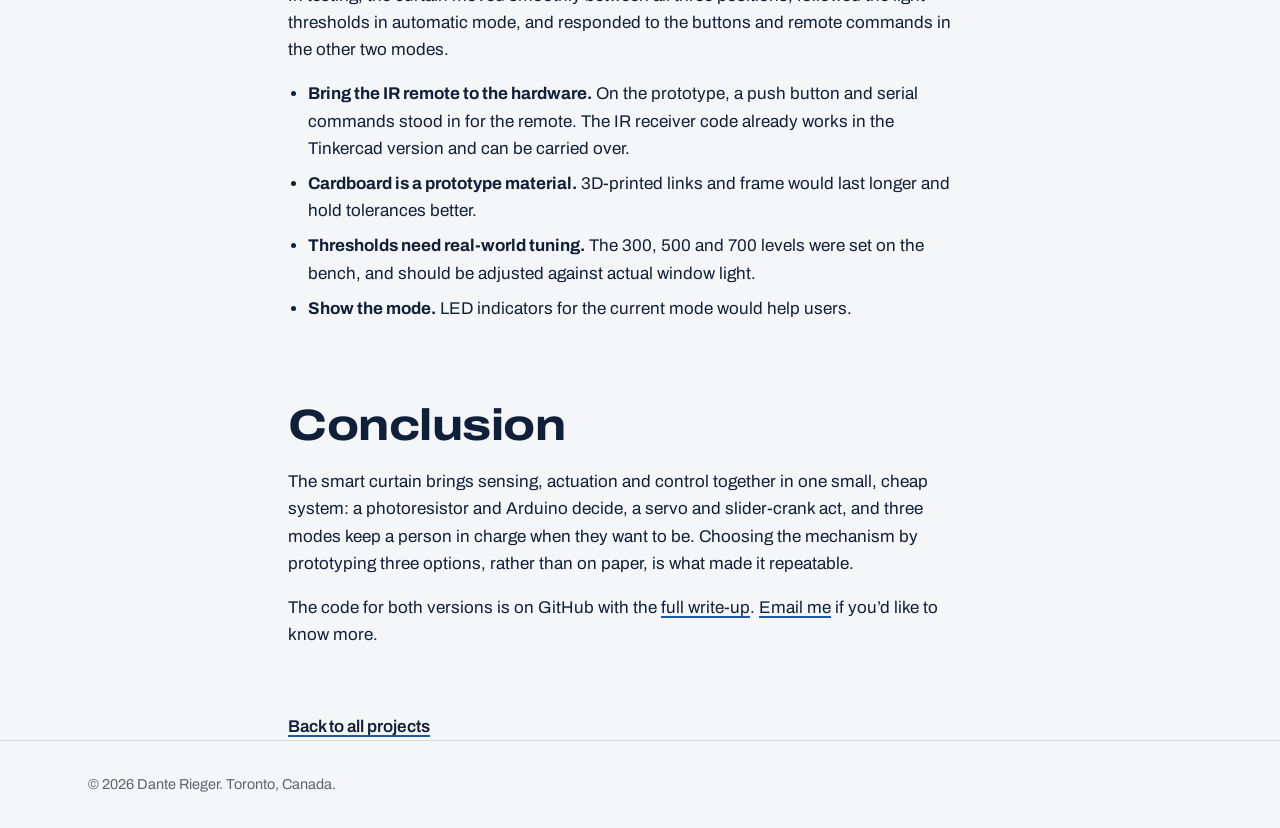
<file: projects/smart-curtain.html>
<!doctype html>
<html lang="en">
<head>
  <meta charset="utf-8">
  <meta name="viewport" content="width=device-width, initial-scale=1">
  <meta name="theme-color" content="#f4f6f7">
  <title>Smart curtain: light-controlled window automation | Dante Rieger</title>
  <meta name="description" content="Mechatronics design project: an Arduino-controlled curtain that opens, half-opens or closes with daylight, driven by a servo and a slider-crank linkage, with manual and remote override modes.">
  <link rel="canonical" href="https://danterieger.github.io/projects/smart-curtain.html">
  <meta property="og:type" content="article">
  <meta property="og:site_name" content="Dante Rieger">
  <meta property="og:url" content="https://danterieger.github.io/projects/smart-curtain.html">
  <meta property="og:title" content="Smart curtain: light-controlled window automation | Dante Rieger">
  <meta property="og:description" content="An Arduino-controlled curtain that opens, half-opens or closes with daylight, driven by a servo and slider-crank, with manual and remote modes.">
  <meta property="og:image" content="https://danterieger.github.io/assets/img/projects/smart-curtain/cad-mechanism.png">
  <meta property="og:image:width" content="473">
  <meta property="og:image:height" content="291">
  <meta name="twitter:card" content="summary_large_image">
  <link rel="preconnect" href="https://fonts.googleapis.com">
  <link rel="preconnect" href="https://fonts.gstatic.com" crossorigin>
  <link href="https://fonts.googleapis.com/css2?family=Archivo:wdth,wght@62..125,100..900&display=swap" rel="stylesheet">
  <link rel="stylesheet" href="../assets/css/site.css?v=1795136541">
  <link rel="icon" href="data:image/svg+xml,%3Csvg xmlns='http://www.w3.org/2000/svg' viewBox='0 0 32 32'%3E%3Crect width='32' height='32' rx='6' fill='%2310203a'/%3E%3Crect x='6' y='22' width='20' height='4' fill='%23f5c518'/%3E%3Cpath d='M8 7h6a6 6 0 0 1 0 12H8z' fill='none' stroke='%23eef2f4' stroke-width='2.5'/%3E%3C/svg%3E">
</head>
<body>
  <a class="skip" href="#main">Skip to content</a>

  <header class="site-header">
    <div class="wrap">
      <a class="brand" href="../">Dante Rieger</a>
      <nav class="site-nav" aria-label="Main">
        <ul>
          <li><a href="./" aria-current="page">Projects</a></li>
          <li><a href="../#experience">Experience</a></li>
          <li><a href="../#contact">Contact</a></li>
        </ul>
      </nav>
    </div>
  </header>

  <main id="main">
    <article class="wrap case">
      <header class="case-hero">
        <p class="sector-tag" style="--sector: var(--c-elec)">Electrical &amp; controls</p>
        <h1>Smart curtain: light-controlled window automation</h1>
        <p class="lede">A window curtain that runs itself. A light sensor tells an Arduino how bright it is outside, and a servo-driven slider-crank opens the curtain fully, halfway or closes it, with push-button and remote modes that override the automation.</p>
        <dl class="case-meta">
          <div><dt>Context</dt><dd>MEC 830 Mechatronics Systems Design, Group 02</dd></div>
          <div><dt>When</dt><dd>Fall 2025</dd></div>
          <div><dt>Team</dt><dd>Nitin Mahay, Joshua Jeyasanker, Dante Rieger, Elti Tabaku</dd></div>
          <div><dt>Tools</dt><dd>Arduino Uno (C++), TinkerCAD, KiCad, Solid Edge</dd></div>
        </dl>
        <figure class="case-figure is-drawing small-source">
          <img src="../assets/img/projects/smart-curtain/cad-mechanism.png" alt="Solid Edge assembly of the curtain frame with the front panel removed: a micro servo at the top right drives a two-link slider-crank that pulls the curtain along its rod" width="473" height="291">
          <figcaption>The Solid Edge assembly with the front panel off, showing the servo and slider-crank behind the curtain</figcaption>
        </figure>
      </header>

      <div class="prose">
        <h2>The brief</h2>
        <p>Curtains are usually moved by hand, which means glare in the afternoon, a dark room in the morning, and no privacy or heat control at night unless someone remembers. The brief was to turn our Phase 1 control logic into a working hardware prototype: a low-cost curtain that opens in daylight and closes at night on its own, while still letting the user take over with a button or a remote. It had to be built from an Arduino Uno kit and inexpensive materials, and work consistently.</p>

        <h2>My role</h2>
        <ul>
          <li>Proposed one of the team’s four design concepts: photoresistor sensing, push-button control, a slider design and a popsicle-stick curtain rod, the combination the final prototype was built on</li>
          <li>Built the Tinkercad simulation of the circuit used to test the control logic</li>
          <li>Worked with the team on mechanism selection, testing and the final report</li>
        </ul>

        <h2>How we designed it</h2>
        <h3>1. Compare four concepts</h3>
        <p>Each of us proposed a full concept and we compared them in a morphological chart. All four used an Arduino Uno, a servo and an IR remote. Three sensed light with a photoresistor (one used an ultrasonic distance sensor), three used push buttons for manual control (one used a potentiometer), and three moved the curtain with a slider rather than rolling it up.</p>

        <h3>2. Prototype the mechanism three ways</h3>
        <p>We built small versions of three mechanisms: a shaft that rolls the curtain up, a string pulley, and a slider-crank. The roll-up shaft and the pulley didn’t open and close the curtain consistently enough, so we chose the slider-crank for its simplicity, ease of building and, above all, repeatability.</p>

        <h3>3. Size the linkage</h3>
        <p>The servo arm drives a 4 in crank link, which is pinned to a 6.5 in slider link clipped to the curtain rings on the rod. We settled the lengths through calculation and trial and error, so the servo’s 0 to 180° swing maps onto the full curtain width:</p>
      </div>

      <div class="prose">
        <div class="table-scroll">
          <table>
            <thead><tr><th scope="col">Servo angle</th><th scope="col">Slider reach</th><th scope="col">Curtain</th></tr></thead>
            <tbody>
              <tr><td>0°</td><td>6.5 in (fully extended)</td><td>Closed</td></tr>
              <tr><td>90°</td><td>Partway</td><td>Half open</td></tr>
              <tr><td>180°</td><td>0 in (links overlap)</td><td>Fully open</td></tr>
            </tbody>
          </table>
        </div>
      </div>

      <figure class="wide-figure is-drawing small-source">
        <img src="../assets/img/projects/smart-curtain/slider-crank-drawing.png" alt="Solid Edge drawing titled Curtain Function Design: the slider-crank mechanism with 6.5 and 4 inch links above the curtain panels, the base curtain at 6.5 by 6 inches, and an isometric view of the assembly" width="577" height="379" loading="lazy">
        <figcaption>Curtain function drawing: the slider-crank links (left) and the base curtain (right)</figcaption>
      </figure>

      <div class="prose">
        <h2>Simulated first in Tinkercad</h2>
        <p>Before building anything, we tested the whole control system in a Tinkercad circuit simulation I put together: Arduino Uno, photoresistor, micro servo, push buttons, an IR receiver with its remote, and a 16×2 LCD that shows the current mode.</p>
      </div>

      <figure class="wide-figure is-drawing">
        <img src="../assets/img/projects/smart-curtain/tinkercad-circuit.png" alt="Tinkercad circuit: an Arduino Uno wired to a breadboard with a photoresistor, two push buttons, a potentiometer and an IR receiver, plus a micro servo, a 16 by 2 LCD and an IR remote" width="1213" height="747" loading="lazy">
        <figcaption>The Tinkercad simulation circuit, wired the way the code expects</figcaption>
      </figure>

      <div class="prose">
        <div class="table-scroll">
          <table>
            <thead><tr><th scope="col">Signal</th><th scope="col">Arduino pin</th></tr></thead>
            <tbody>
              <tr><td>Photoresistor (light level)</td><td>A0</td></tr>
              <tr><td>Servo</td><td>D9</td></tr>
              <tr><td>Open and close buttons</td><td>D2 and D12, internal pull-ups</td></tr>
              <tr><td>IR receiver</td><td>D7</td></tr>
              <tr><td>LCD (RS, E, D4 to D7)</td><td>D4, D5, D6, D8, D10, D11</td></tr>
            </tbody>
          </table>
        </div>
        <ul>
          <li><strong>Automatic mode with hysteresis.</strong> The curtain opens above 700 and closes below 300, and holds its state in between, so light hovering around one level can’t make it flutter.</li>
          <li><strong>A real IR remote.</strong> Remote buttons map to open, close, toggle and a noise test.</li>
          <li><strong>A noise test.</strong> Typing <code>NOISE</code> in the Serial Monitor adds ±50 of random noise to the light reading, to check the thresholds stay stable with a jittery sensor.</li>
          <li><strong>Serial commands and a status screen.</strong> <code>AUTO</code>, <code>MANUAL</code> and <code>WIRELESS</code> switch modes, and the LCD shows the mode and whether noise is on.</li>
        </ul>
        <p>The hardware prototype then added a half-open position, smooth servo motion and a dedicated mode button. Both versions of the code are <a href="https://github.com/danterieger/projects/tree/main/2025/smart-curtain/code">on GitHub</a>.</p>
      </div>

      <div class="prose">
        <h2>The design</h2>
        <h3>Electronics</h3>
        <ul>
          <li><strong>Light sensing.</strong> A photoresistor in a voltage divider feeds analog pin A0, read as 0 to 1023. It’s the only analog signal, which keeps noise low.</li>
          <li><strong>Four push buttons</strong> for open, close, half-open and mode select on D2, D3, D6 and D4, using the Arduino’s internal pull-ups with debouncing in software, so no extra resistors.</li>
          <li><strong>Remote input</strong> on D5, with an IR receiver module wired to 5 V, ground and one digital pin.</li>
          <li><strong>Servo</strong> on PWM pin D9. Everything runs from the Arduino’s 5 V USB supply, with short wiring and a schematic laid out so it could move to a PCB.</li>
        </ul>
      </div>

      <figure class="wide-figure is-drawing">
        <img src="../assets/img/projects/smart-curtain/schematic.png" alt="KiCad schematic: Arduino Uno R3 connected to a photoresistor divider on A0, four push buttons, a servo on D9 and an IR receiver module" width="776" height="588" loading="lazy">
        <figcaption>KiCad schematic, also built and tested in TinkerCAD</figcaption>
      </figure>

      <div class="prose">
        <h3>Control logic</h3>
        <p>The Arduino runs a three-mode state machine. The mode button cycles through them, and each mode decides the servo’s target angle:</p>
        <div class="table-scroll">
          <table>
            <thead><tr><th scope="col">Mode</th><th scope="col">How it decides</th></tr></thead>
            <tbody>
              <tr><td>Automatic</td><td>Above 700: fully open. 500 to 700: half open. Below 300: closed. Between 300 and 500 the curtain holds its last position.</td></tr>
              <tr><td>Manual</td><td>The open, half and close buttons set the position directly, ignoring the light level.</td></tr>
              <tr><td>Remote</td><td>Each press of the remote button cycles closed, half open, fully open. Serial commands (O, H, C, T, S) open, half-open, close, cycle or print a status report.</td></tr>
            </tbody>
          </table>
        </div>
        <p>The servo never jumps straight to its target. It moves 2° at a time with a 15 ms pause, so a full open or close takes a couple of seconds, which is smoother to watch and easier on the motor and the cardboard linkage. In automatic mode the controller also reports the light level, curtain state and servo angle every second for testing.</p>

        <h2>Build</h2>
        <p>The prototype frame, crank and slider links are cardboard, the rod is popsicle sticks and the curtain rings are zip ties. A front panel covers the mechanism so only the curtain is visible, the way it would look on a real window.</p>

        <h2>Results and what we’d change</h2>
        <p>In testing, the curtain moved smoothly between all three positions, followed the light thresholds in automatic mode, and responded to the buttons and remote commands in the other two modes.</p>
        <ul>
          <li><strong>Bring the IR remote to the hardware.</strong> On the prototype, a push button and serial commands stood in for the remote. The IR receiver code already works in the Tinkercad version and can be carried over.</li>
          <li><strong>Cardboard is a prototype material.</strong> 3D-printed links and frame would last longer and hold tolerances better.</li>
          <li><strong>Thresholds need real-world tuning.</strong> The 300, 500 and 700 levels were set on the bench, and should be adjusted against actual window light.</li>
          <li><strong>Show the mode.</strong> LED indicators for the current mode would help users.</li>
        </ul>

        <h2>Conclusion</h2>
        <p>The smart curtain brings sensing, actuation and control together in one small, cheap system: a photoresistor and Arduino decide, a servo and slider-crank act, and three modes keep a person in charge when they want to be. Choosing the mechanism by prototyping three options, rather than on paper, is what made it repeatable.</p>

        <p>The code for both versions is on GitHub with the <a href="https://github.com/danterieger/projects/tree/main/2025/smart-curtain">full write-up</a>. <a href="mailto:dante.rieger@gmail.com">Email me</a> if you’d like to know more.</p>
        <a class="back-link" href="./">Back to all projects</a>
      </div>
    </article>
  </main>

  <footer class="site-footer">
    <div class="wrap">
      <p>© 2026 Dante Rieger. Toronto, Canada.</p>
    </div>
  </footer>
</body>
</html>
</file>
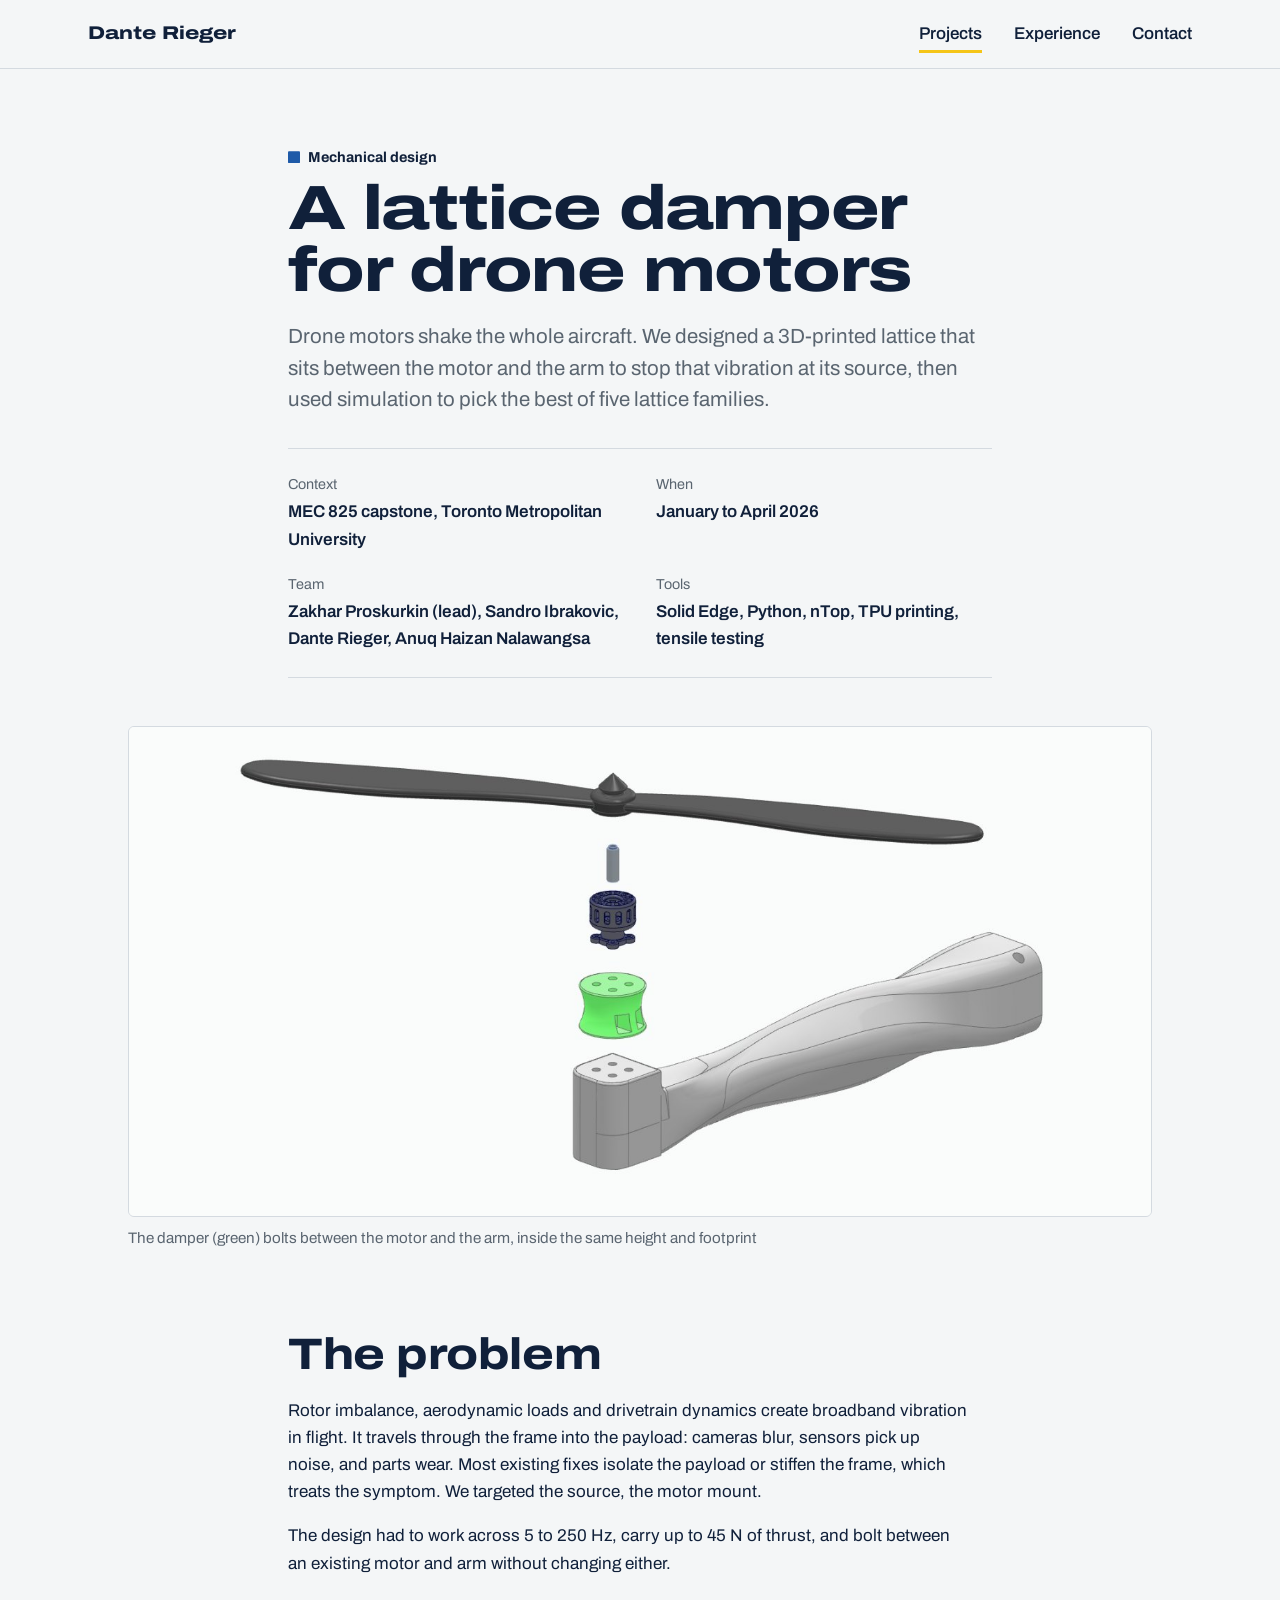
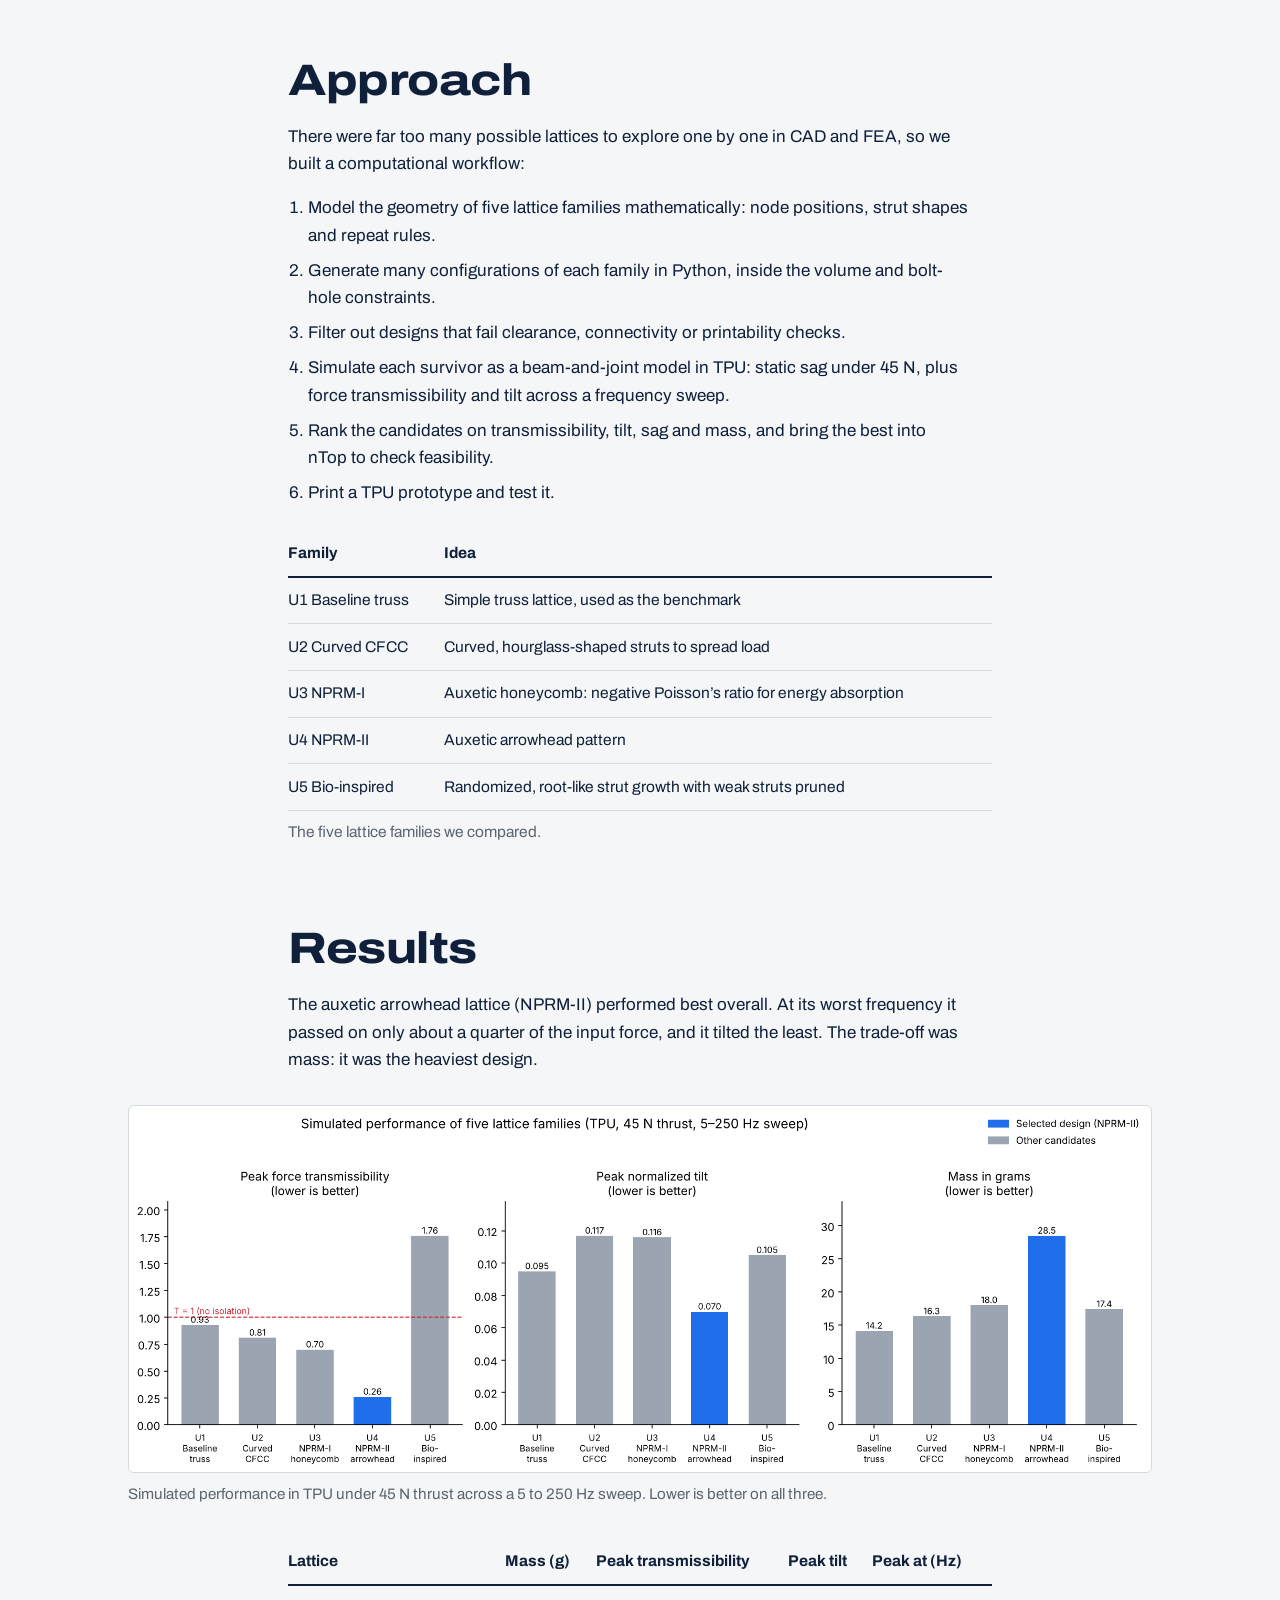
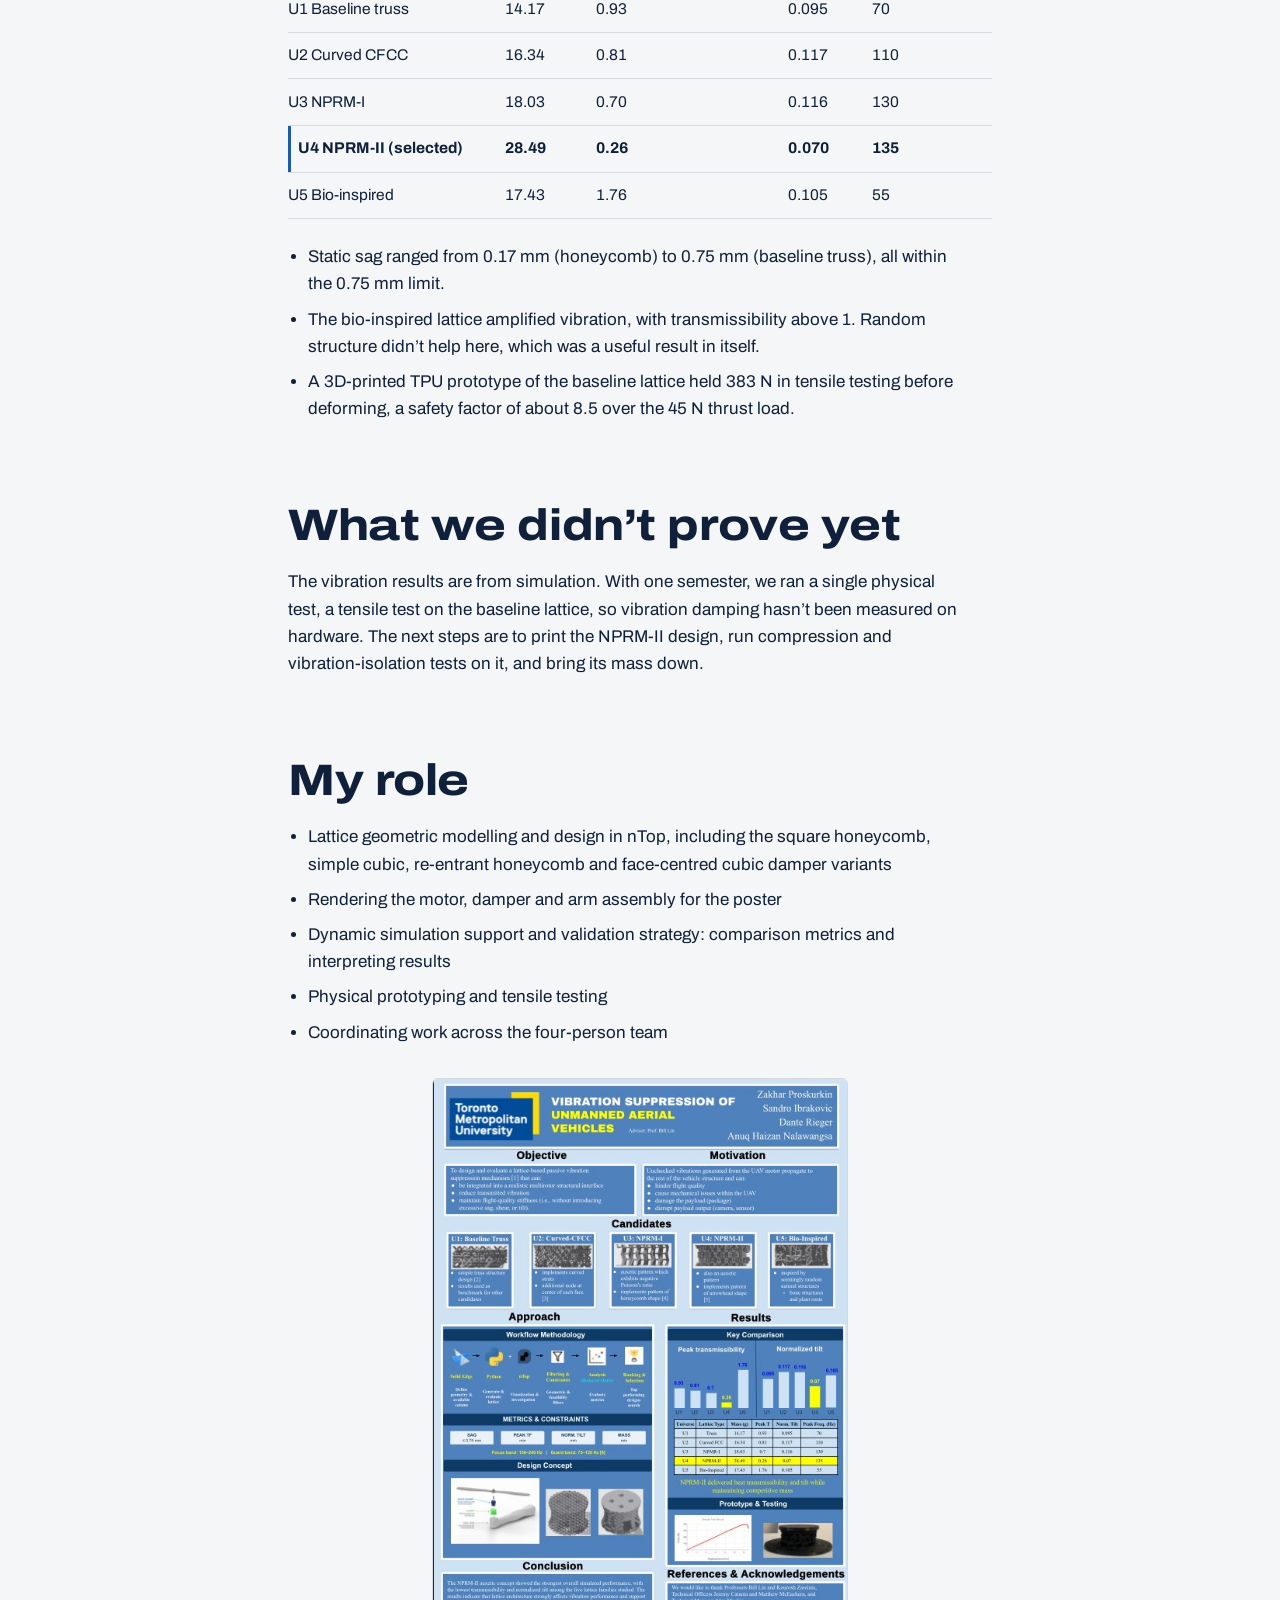
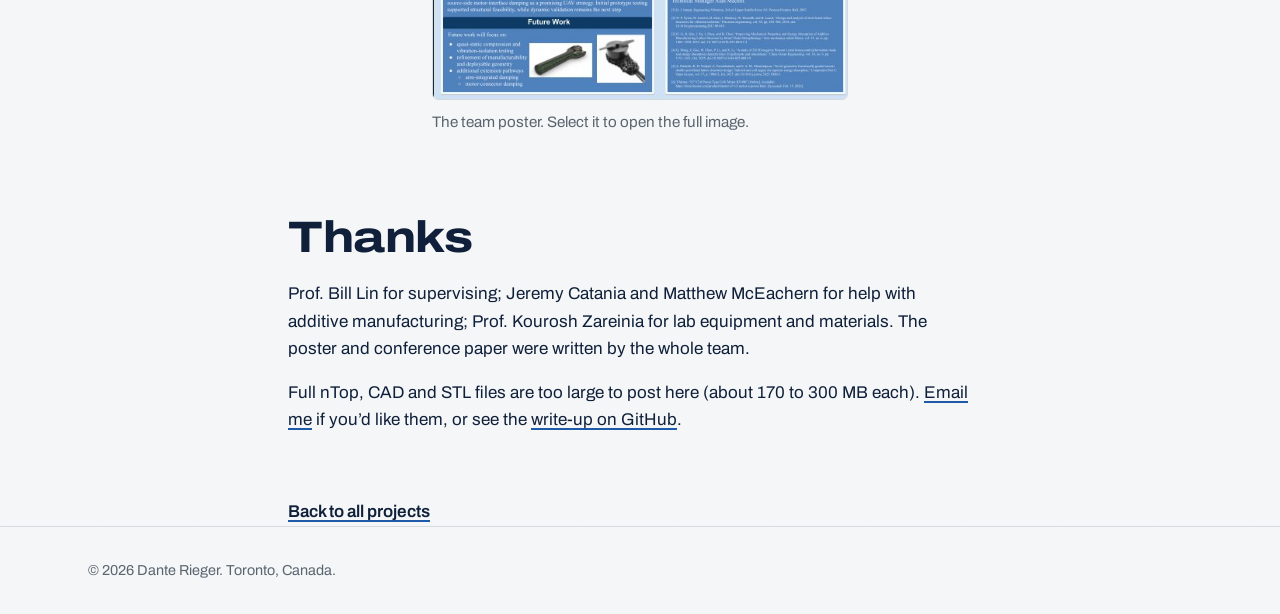
<file: projects/uav-vibration-damper.html>
<!doctype html>
<html lang="en">
<head>
  <meta charset="utf-8">
  <meta name="viewport" content="width=device-width, initial-scale=1">
  <meta name="theme-color" content="#f4f6f7">
  <title>A lattice damper for drone motors | Dante Rieger</title>
  <meta name="description" content="Capstone case study: computational design of five lattice families for a passive UAV motor damper. The auxetic NPRM-II lattice reached a peak force transmissibility of 0.26 in simulation.">
  <link rel="canonical" href="https://danterieger.github.io/projects/uav-vibration-damper.html">
  <meta property="og:type" content="article">
  <meta property="og:site_name" content="Dante Rieger">
  <meta property="og:url" content="https://danterieger.github.io/projects/uav-vibration-damper.html">
  <meta property="og:title" content="A lattice damper for drone motors | Dante Rieger">
  <meta property="og:description" content="Computational design of five lattice families for a passive UAV motor damper, with simulation results and a tensile-tested TPU prototype.">
  <meta property="og:image" content="https://danterieger.github.io/assets/img/projects/uav-vibration-damper/exploded-assembly.jpg">
  <meta property="og:image:width" content="1465">
  <meta property="og:image:height" content="701">
  <meta name="twitter:card" content="summary_large_image">
  <link rel="preconnect" href="https://fonts.googleapis.com">
  <link rel="preconnect" href="https://fonts.gstatic.com" crossorigin>
  <link href="https://fonts.googleapis.com/css2?family=Archivo:wdth,wght@62..125,100..900&display=swap" rel="stylesheet">
  <link rel="stylesheet" href="../assets/css/site.css?v=1795136541">
  <link rel="icon" href="data:image/svg+xml,%3Csvg xmlns='http://www.w3.org/2000/svg' viewBox='0 0 32 32'%3E%3Crect width='32' height='32' rx='6' fill='%2310203a'/%3E%3Cpath d='M7 9h18l-5 7 5 7H7l5-7z' fill='none' stroke='%23f5c518' stroke-width='2.5' stroke-linejoin='round'/%3E%3C/svg%3E">
</head>
<body>
  <a class="skip" href="#main">Skip to content</a>

  <header class="site-header">
    <div class="wrap">
      <a class="brand" href="../">Dante Rieger</a>
      <nav class="site-nav" aria-label="Main">
        <ul>
          <li><a href="./" aria-current="page">Projects</a></li>
          <li><a href="../#experience">Experience</a></li>
          <li><a href="../#contact">Contact</a></li>
        </ul>
      </nav>
    </div>
  </header>

  <main id="main">
    <article class="wrap case">
      <header class="case-hero">
        <p class="sector-tag" style="--sector: var(--c-mech)">Mechanical design</p>
        <h1>A lattice damper for drone motors</h1>
        <p class="lede">Drone motors shake the whole aircraft. We designed a 3D-printed lattice that sits between the motor and the arm to stop that vibration at its source, then used simulation to pick the best of five lattice families.</p>
        <dl class="case-meta">
          <div><dt>Context</dt><dd>MEC 825 capstone, Toronto Metropolitan University</dd></div>
          <div><dt>When</dt><dd>January to April 2026</dd></div>
          <div><dt>Team</dt><dd>Zakhar Proskurkin (lead), Sandro Ibrakovic, Dante Rieger, Anuq Haizan Nalawangsa</dd></div>
          <div><dt>Tools</dt><dd>Solid Edge, Python, nTop, TPU printing, tensile testing</dd></div>
        </dl>
        <figure class="case-figure">
          <img src="../assets/img/projects/uav-vibration-damper/exploded-assembly.jpg" alt="Exploded view of a propeller, motor, green lattice damper and UAV arm" width="1465" height="701">
          <figcaption>The damper (green) bolts between the motor and the arm, inside the same height and footprint</figcaption>
        </figure>
      </header>

      <div class="prose">
        <h2>The problem</h2>
        <p>Rotor imbalance, aerodynamic loads and drivetrain dynamics create broadband vibration in flight. It travels through the frame into the payload: cameras blur, sensors pick up noise, and parts wear. Most existing fixes isolate the payload or stiffen the frame, which treats the symptom. We targeted the source, the motor mount.</p>
        <p>The design had to work across 5 to 250 Hz, carry up to 45 N of thrust, and bolt between an existing motor and arm without changing either.</p>

        <h2>Approach</h2>
        <p>There were far too many possible lattices to explore one by one in CAD and FEA, so we built a computational workflow:</p>
        <ol>
          <li>Model the geometry of five lattice families mathematically: node positions, strut shapes and repeat rules.</li>
          <li>Generate many configurations of each family in Python, inside the volume and bolt-hole constraints.</li>
          <li>Filter out designs that fail clearance, connectivity or printability checks.</li>
          <li>Simulate each survivor as a beam-and-joint model in TPU: static sag under 45 N, plus force transmissibility and tilt across a frequency sweep.</li>
          <li>Rank the candidates on transmissibility, tilt, sag and mass, and bring the best into nTop to check feasibility.</li>
          <li>Print a TPU prototype and test it.</li>
        </ol>

        <div class="table-scroll">
          <table>
            <caption class="muted" style="text-align:left; caption-side: bottom; padding-top: 0.6rem;">The five lattice families we compared.</caption>
            <thead><tr><th scope="col">Family</th><th scope="col">Idea</th></tr></thead>
            <tbody>
              <tr><td>U1 Baseline truss</td><td>Simple truss lattice, used as the benchmark</td></tr>
              <tr><td>U2 Curved CFCC</td><td>Curved, hourglass-shaped struts to spread load</td></tr>
              <tr><td>U3 NPRM-I</td><td>Auxetic honeycomb: negative Poisson’s ratio for energy absorption</td></tr>
              <tr><td>U4 NPRM-II</td><td>Auxetic arrowhead pattern</td></tr>
              <tr><td>U5 Bio-inspired</td><td>Randomized, root-like strut growth with weak struts pruned</td></tr>
            </tbody>
          </table>
        </div>

        <h2 id="results">Results</h2>
        <p>The auxetic arrowhead lattice (NPRM-II) performed best overall. At its worst frequency it passed on only about a quarter of the input force, and it tilted the least. The trade-off was mass: it was the heaviest design.</p>
      </div>

      <figure class="wide-figure">
        <img src="../assets/img/projects/uav-vibration-damper/results-comparison.png" alt="Bar charts comparing peak force transmissibility, peak normalized tilt and mass for the five lattice families. NPRM-II has the lowest transmissibility (0.26) and tilt (0.070) but the highest mass (28.5 g)." width="1948" height="697" loading="lazy">
        <figcaption>Simulated performance in TPU under 45 N thrust across a 5 to 250 Hz sweep. Lower is better on all three.</figcaption>
      </figure>

      <div class="prose">
        <div class="table-scroll">
          <table>
            <thead>
              <tr><th scope="col">Lattice</th><th scope="col">Mass (g)</th><th scope="col">Peak transmissibility</th><th scope="col">Peak tilt</th><th scope="col">Peak at (Hz)</th></tr>
            </thead>
            <tbody>
              <tr><td>U1 Baseline truss</td><td>14.17</td><td>0.93</td><td>0.095</td><td>70</td></tr>
              <tr><td>U2 Curved CFCC</td><td>16.34</td><td>0.81</td><td>0.117</td><td>110</td></tr>
              <tr><td>U3 NPRM-I</td><td>18.03</td><td>0.70</td><td>0.116</td><td>130</td></tr>
              <tr class="is-selected"><td>U4 NPRM-II (selected)</td><td>28.49</td><td>0.26</td><td>0.070</td><td>135</td></tr>
              <tr><td>U5 Bio-inspired</td><td>17.43</td><td>1.76</td><td>0.105</td><td>55</td></tr>
            </tbody>
          </table>
        </div>
        <ul>
          <li>Static sag ranged from 0.17 mm (honeycomb) to 0.75 mm (baseline truss), all within the 0.75 mm limit.</li>
          <li>The bio-inspired lattice amplified vibration, with transmissibility above 1. Random structure didn’t help here, which was a useful result in itself.</li>
          <li>A 3D-printed TPU prototype of the baseline lattice held 383 N in tensile testing before deforming, a safety factor of about 8.5 over the 45 N thrust load.</li>
        </ul>

        <h2>What we didn’t prove yet</h2>
        <p>The vibration results are from simulation. With one semester, we ran a single physical test, a tensile test on the baseline lattice, so vibration damping hasn’t been measured on hardware. The next steps are to print the NPRM-II design, run compression and vibration-isolation tests on it, and bring its mass down.</p>

        <h2>My role</h2>
        <ul>
          <li>Lattice geometric modelling and design in nTop, including the square honeycomb, simple cubic, re-entrant honeycomb and face-centred cubic damper variants</li>
          <li>Rendering the motor, damper and arm assembly for the poster</li>
          <li>Dynamic simulation support and validation strategy: comparison metrics and interpreting results</li>
          <li>Physical prototyping and tensile testing</li>
          <li>Coordinating work across the four-person team</li>
        </ul>
      </div>

      <figure class="wide-figure poster-figure">
        <a href="../assets/img/projects/uav-vibration-damper/poster.jpg"><img src="../assets/img/projects/uav-vibration-damper/poster.jpg" alt="The team's capstone poster: objective, candidates, approach, results, prototype and conclusion" width="533" height="799" loading="lazy"></a>
        <figcaption>The team poster. Select it to open the full image.</figcaption>
      </figure>

      <div class="prose">
        <h2>Thanks</h2>
        <p>Prof. Bill Lin for supervising; Jeremy Catania and Matthew McEachern for help with additive manufacturing; Prof. Kourosh Zareinia for lab equipment and materials. The poster and conference paper were written by the whole team.</p>
        <p>Full nTop, CAD and STL files are too large to post here (about 170 to 300 MB each). <a href="mailto:dante.rieger@gmail.com">Email me</a> if you’d like them, or see the <a href="https://github.com/danterieger/projects/tree/main/2026/uav-vibration-damper">write-up on GitHub</a>.</p>
        <a class="back-link" href="./">Back to all projects</a>
      </div>
    </article>
  </main>

  <footer class="site-footer">
    <div class="wrap">
      <p>© 2026 Dante Rieger. Toronto, Canada.</p>
    </div>
  </footer>
</body>
</html>
</file>
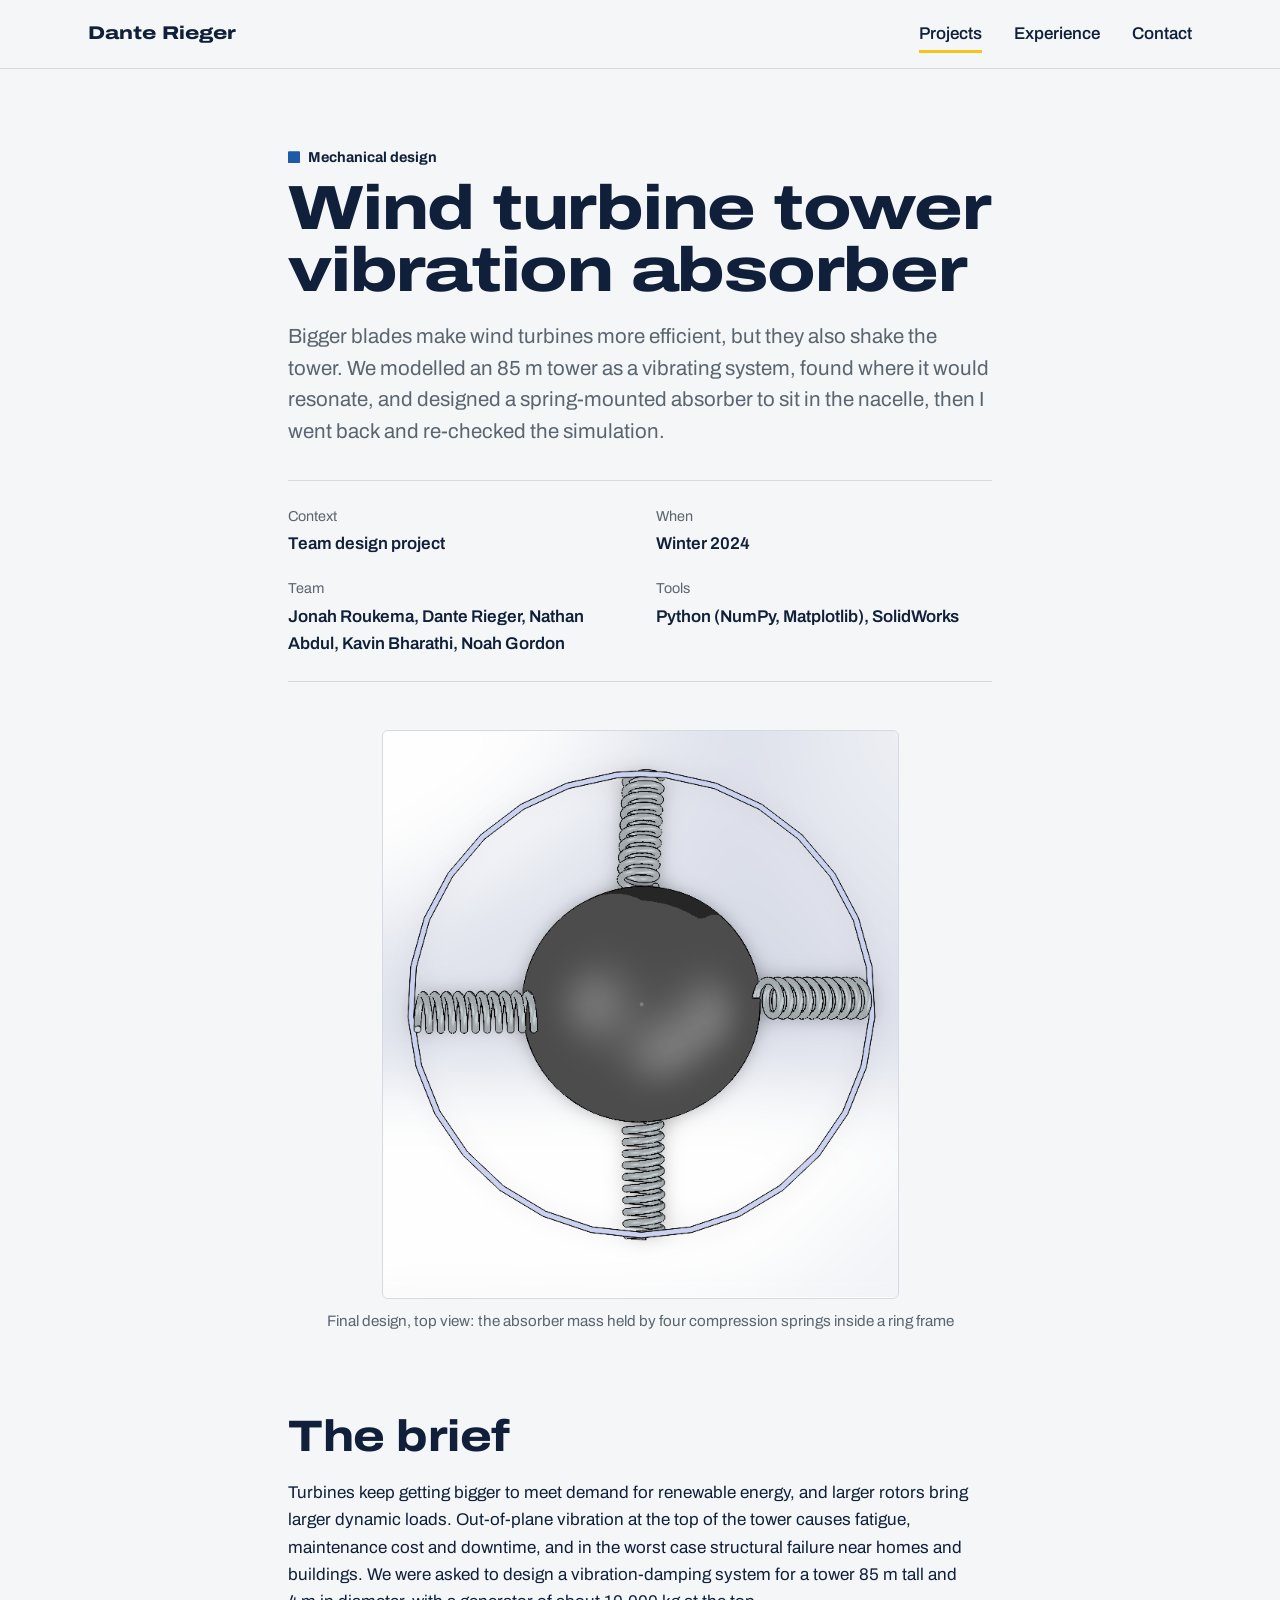
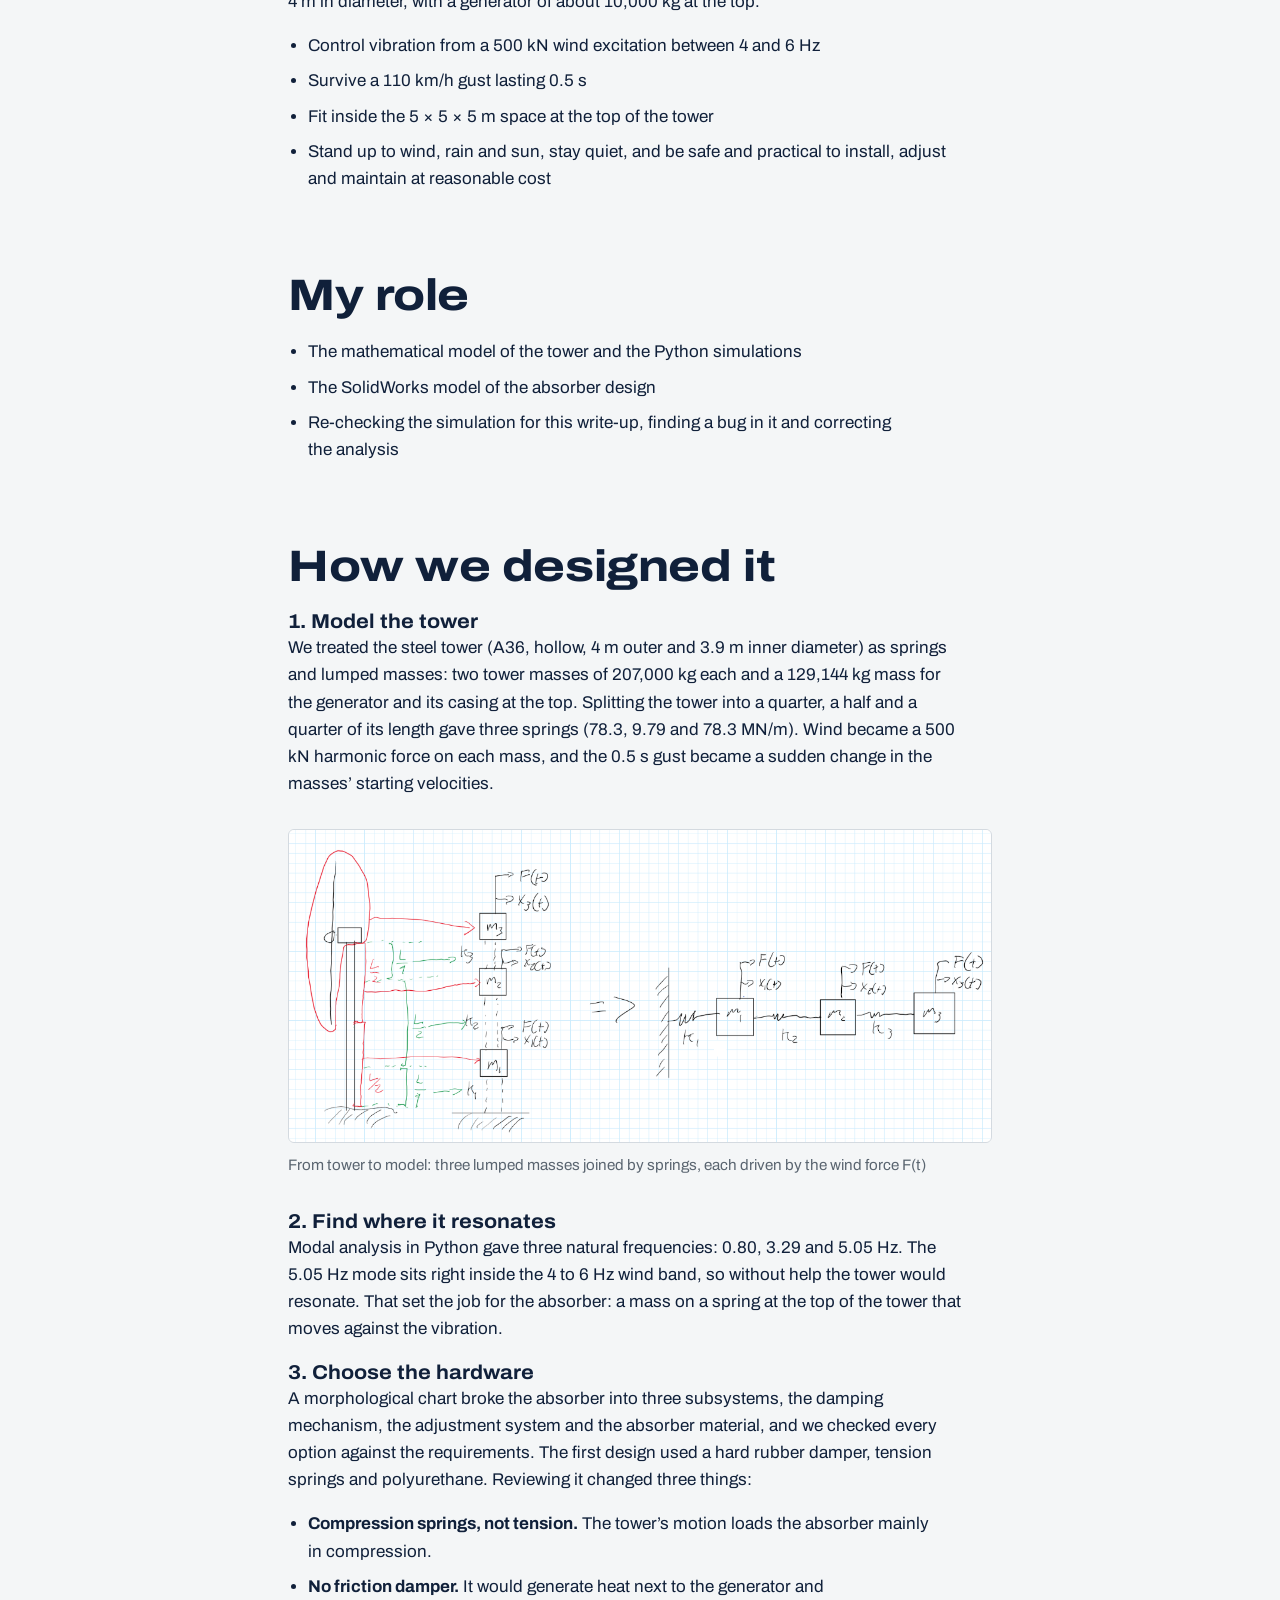
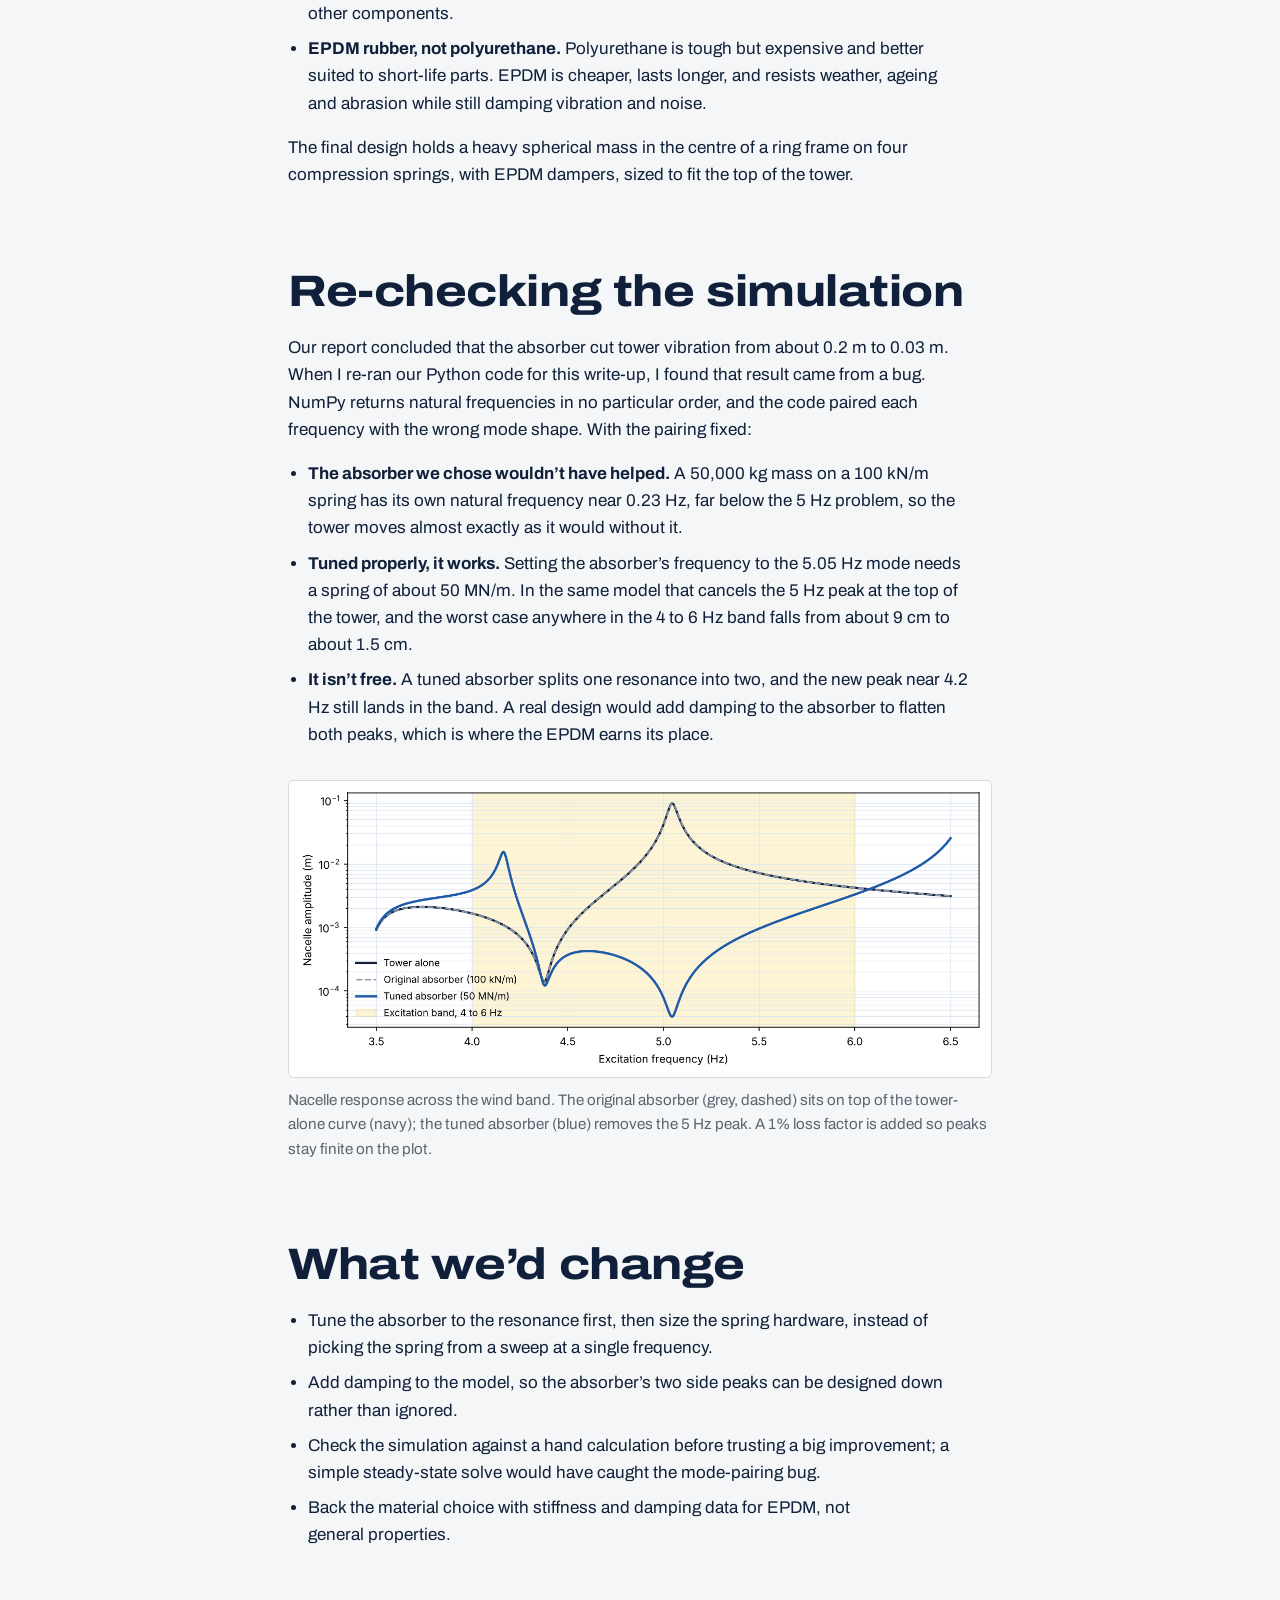
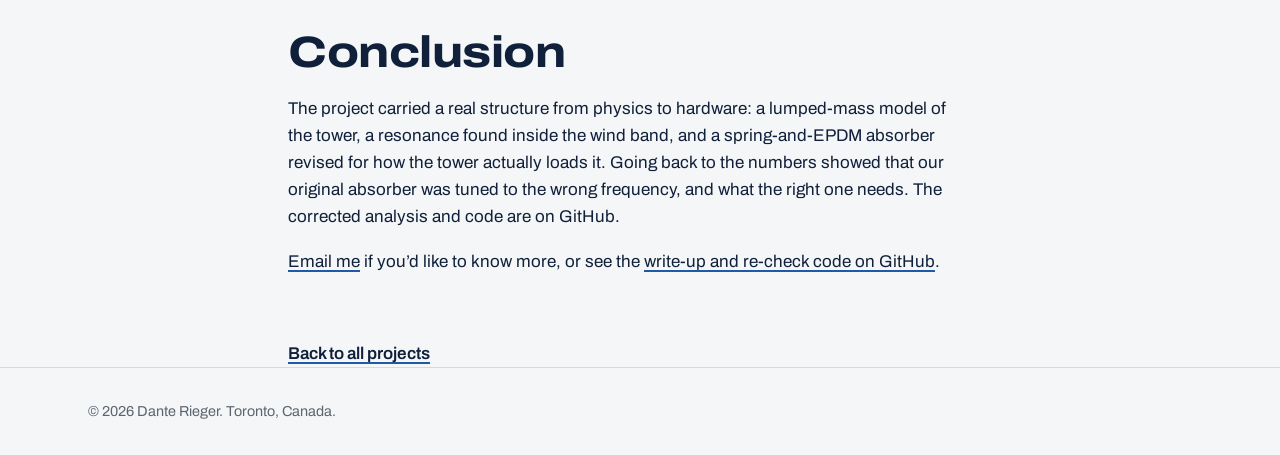
<file: projects/wind-turbine-absorber.html>
<!doctype html>
<html lang="en">
<head>
  <meta charset="utf-8">
  <meta name="viewport" content="width=device-width, initial-scale=1">
  <meta name="theme-color" content="#f4f6f7">
  <title>Wind turbine tower vibration absorber | Dante Rieger</title>
  <meta name="description" content="A vibration absorber for an 85 m wind turbine tower: a lumped-mass model in Python, a revised spring and EPDM design in SolidWorks, and a later re-check that found and fixed a simulation bug.">
  <link rel="canonical" href="https://danterieger.github.io/projects/wind-turbine-absorber.html">
  <meta property="og:type" content="article">
  <meta property="og:site_name" content="Dante Rieger">
  <meta property="og:url" content="https://danterieger.github.io/projects/wind-turbine-absorber.html">
  <meta property="og:title" content="Wind turbine tower vibration absorber | Dante Rieger">
  <meta property="og:description" content="A vibration absorber for an 85 m wind turbine tower: a lumped-mass model in Python, a revised spring and EPDM design in SolidWorks, and a later re-check that found and fixed a simulation bug.">
  <meta property="og:image" content="https://danterieger.github.io/assets/img/projects/wind-turbine-absorber/absorber-top.png">
  <meta property="og:image:width" content="515">
  <meta property="og:image:height" content="567">
  <meta name="twitter:card" content="summary_large_image">
  <link rel="preconnect" href="https://fonts.googleapis.com">
  <link rel="preconnect" href="https://fonts.gstatic.com" crossorigin>
  <link href="https://fonts.googleapis.com/css2?family=Archivo:wdth,wght@62..125,100..900&display=swap" rel="stylesheet">
  <link rel="stylesheet" href="../assets/css/site.css?v=1795136541">
  <link rel="icon" href="data:image/svg+xml,%3Csvg xmlns='http://www.w3.org/2000/svg' viewBox='0 0 32 32'%3E%3Crect width='32' height='32' rx='6' fill='%2310203a'/%3E%3Crect x='6' y='22' width='20' height='4' fill='%23f5c518'/%3E%3Cpath d='M8 7h6a6 6 0 0 1 0 12H8z' fill='none' stroke='%23eef2f4' stroke-width='2.5'/%3E%3C/svg%3E">
</head>
<body>
  <a class="skip" href="#main">Skip to content</a>

  <header class="site-header">
    <div class="wrap">
      <a class="brand" href="../">Dante Rieger</a>
      <nav class="site-nav" aria-label="Main">
        <ul>
          <li><a href="./" aria-current="page">Projects</a></li>
          <li><a href="../#experience">Experience</a></li>
          <li><a href="../#contact">Contact</a></li>
        </ul>
      </nav>
    </div>
  </header>

  <main id="main">
    <article class="wrap case">
      <header class="case-hero">
        <p class="sector-tag" style="--sector: var(--c-mech)">Mechanical design</p>
        <h1>Wind turbine tower vibration absorber</h1>
        <p class="lede">Bigger blades make wind turbines more efficient, but they also shake the tower. We modelled an 85 m tower as a vibrating system, found where it would resonate, and designed a spring-mounted absorber to sit in the nacelle, then I went back and re-checked the simulation.</p>
        <dl class="case-meta">
          <div><dt>Context</dt><dd>Team design project</dd></div>
          <div><dt>When</dt><dd>Winter 2024</dd></div>
          <div><dt>Team</dt><dd>Jonah Roukema, Dante Rieger, Nathan Abdul, Kavin Bharathi, Noah Gordon</dd></div>
          <div><dt>Tools</dt><dd>Python (NumPy, Matplotlib), SolidWorks</dd></div>
        </dl>
        <figure class="case-figure is-drawing small-source">
          <img src="../assets/img/projects/wind-turbine-absorber/absorber-top.png" alt="SolidWorks top view of the absorber: a heavy spherical mass held in the centre of a ring frame by four compression springs" width="515" height="567">
          <figcaption>Final design, top view: the absorber mass held by four compression springs inside a ring frame</figcaption>
        </figure>
      </header>

      <div class="prose">
        <h2>The brief</h2>
        <p>Turbines keep getting bigger to meet demand for renewable energy, and larger rotors bring larger dynamic loads. Out-of-plane vibration at the top of the tower causes fatigue, maintenance cost and downtime, and in the worst case structural failure near homes and buildings. We were asked to design a vibration-damping system for a tower 85 m tall and 4 m in diameter, with a generator of about 10,000 kg at the top.</p>
        <ul>
          <li>Control vibration from a 500 kN wind excitation between 4 and 6 Hz</li>
          <li>Survive a 110 km/h gust lasting 0.5 s</li>
          <li>Fit inside the 5 × 5 × 5 m space at the top of the tower</li>
          <li>Stand up to wind, rain and sun, stay quiet, and be safe and practical to install, adjust and maintain at reasonable cost</li>
        </ul>

        <h2>My role</h2>
        <ul>
          <li>The mathematical model of the tower and the Python simulations</li>
          <li>The SolidWorks model of the absorber design</li>
          <li>Re-checking the simulation for this write-up, finding a bug in it and correcting the analysis</li>
        </ul>

        <h2>How we designed it</h2>
        <h3>1. Model the tower</h3>
        <p>We treated the steel tower (A36, hollow, 4 m outer and 3.9 m inner diameter) as springs and lumped masses: two tower masses of 207,000 kg each and a 129,144 kg mass for the generator and its casing at the top. Splitting the tower into a quarter, a half and a quarter of its length gave three springs (78.3, 9.79 and 78.3 MN/m). Wind became a 500 kN harmonic force on each mass, and the 0.5 s gust became a sudden change in the masses’ starting velocities.</p>
      </div>

      <figure class="wide-figure is-drawing">
        <img src="../assets/img/projects/wind-turbine-absorber/model-sketch.png" alt="Hand sketch: the turbine tower divided into three lumped masses m1, m2 and m3 with springs k1, k2 and k3, redrawn as a three-mass spring chain fixed to the ground with a force F(t) on each mass" width="1176" height="522" loading="lazy">
        <figcaption>From tower to model: three lumped masses joined by springs, each driven by the wind force F(t)</figcaption>
      </figure>

      <div class="prose">
        <h3>2. Find where it resonates</h3>
        <p>Modal analysis in Python gave three natural frequencies: 0.80, 3.29 and 5.05 Hz. The 5.05 Hz mode sits right inside the 4 to 6 Hz wind band, so without help the tower would resonate. That set the job for the absorber: a mass on a spring at the top of the tower that moves against the vibration.</p>

        <h3>3. Choose the hardware</h3>
        <p>A morphological chart broke the absorber into three subsystems, the damping mechanism, the adjustment system and the absorber material, and we checked every option against the requirements. The first design used a hard rubber damper, tension springs and polyurethane. Reviewing it changed three things:</p>
        <ul>
          <li><strong>Compression springs, not tension.</strong> The tower’s motion loads the absorber mainly in compression.</li>
          <li><strong>No friction damper.</strong> It would generate heat next to the generator and other components.</li>
          <li><strong>EPDM rubber, not polyurethane.</strong> Polyurethane is tough but expensive and better suited to short-life parts. EPDM is cheaper, lasts longer, and resists weather, ageing and abrasion while still damping vibration and noise.</li>
        </ul>
        <p>The final design holds a heavy spherical mass in the centre of a ring frame on four compression springs, with EPDM dampers, sized to fit the top of the tower.</p>

        <h2>Re-checking the simulation</h2>
        <p>Our report concluded that the absorber cut tower vibration from about 0.2 m to 0.03 m. When I re-ran our Python code for this write-up, I found that result came from a bug. NumPy returns natural frequencies in no particular order, and the code paired each frequency with the wrong mode shape. With the pairing fixed:</p>
        <ul>
          <li><strong>The absorber we chose wouldn’t have helped.</strong> A 50,000 kg mass on a 100 kN/m spring has its own natural frequency near 0.23 Hz, far below the 5 Hz problem, so the tower moves almost exactly as it would without it.</li>
          <li><strong>Tuned properly, it works.</strong> Setting the absorber’s frequency to the 5.05 Hz mode needs a spring of about 50 MN/m. In the same model that cancels the 5 Hz peak at the top of the tower, and the worst case anywhere in the 4 to 6 Hz band falls from about 9 cm to about 1.5 cm.</li>
          <li><strong>It isn’t free.</strong> A tuned absorber splits one resonance into two, and the new peak near 4.2 Hz still lands in the band. A real design would add damping to the absorber to flatten both peaks, which is where the EPDM earns its place.</li>
        </ul>
      </div>

      <figure class="wide-figure is-drawing">
        <img src="../assets/img/projects/wind-turbine-absorber/recheck-response.png" alt="Log-scale plot of nacelle amplitude against excitation frequency from 3.5 to 6.5 Hz. The tower alone and the original absorber overlap, with a peak near 5.05 Hz. The tuned absorber removes that peak, leaving a smaller peak near 4.2 Hz" width="1350" height="570" loading="lazy">
        <figcaption>Nacelle response across the wind band. The original absorber (grey, dashed) sits on top of the tower-alone curve (navy); the tuned absorber (blue) removes the 5 Hz peak. A 1% loss factor is added so peaks stay finite on the plot.</figcaption>
      </figure>

      <div class="prose">
        <h2>What we’d change</h2>
        <ul>
          <li>Tune the absorber to the resonance first, then size the spring hardware, instead of picking the spring from a sweep at a single frequency.</li>
          <li>Add damping to the model, so the absorber’s two side peaks can be designed down rather than ignored.</li>
          <li>Check the simulation against a hand calculation before trusting a big improvement; a simple steady-state solve would have caught the mode-pairing bug.</li>
          <li>Back the material choice with stiffness and damping data for EPDM, not general properties.</li>
        </ul>

        <h2>Conclusion</h2>
        <p>The project carried a real structure from physics to hardware: a lumped-mass model of the tower, a resonance found inside the wind band, and a spring-and-EPDM absorber revised for how the tower actually loads it. Going back to the numbers showed that our original absorber was tuned to the wrong frequency, and what the right one needs. The corrected analysis and code are on GitHub.</p>

        <p><a href="mailto:dante.rieger@gmail.com">Email me</a> if you’d like to know more, or see the <a href="https://github.com/danterieger/projects/tree/main/2024/wind-turbine-absorber">write-up and re-check code on GitHub</a>.</p>
        <a class="back-link" href="./">Back to all projects</a>
      </div>
    </article>
  </main>

  <footer class="site-footer">
    <div class="wrap">
      <p>© 2026 Dante Rieger. Toronto, Canada.</p>
    </div>
  </footer>
</body>
</html>
</file>
<file: assets/css/site.css>
/* Dante Rieger — personal site
   Current palette (see the v12 block near the end): a blueprint family of blues on a neutral
   paper base, safety yellow as the single accent, and sectors marked by shape, not colour. */
:root {
  --paper: #f4f6f7;
  --panel: #e8efea;
  --ink: #16212c;
  --ink-2: #223140;
  --graphite: #5a6570;
  --rule: #d4dae0;
  --yellow: #f5c518;     /* floor marking: structural accents only, never small text on paper */
  --orange: #c9481a;     /* text-safe walkway orange for link underlines and focus */
  --green: #157a41;
  --tpu: #22a559;
  --tpu-light: #4ade80;
  --on-ink: #eef2f4;
  --on-ink-2: #b7c2cc;

  --font: "Archivo", system-ui, -apple-system, "Segoe UI", sans-serif;
  --measure: 66ch;
  --wrap: 74rem;
  --gutter: clamp(1rem, 4vw, 2.5rem);
  --section: clamp(4rem, 9vw, 7rem);
}

*,
*::before,
*::after { box-sizing: border-box; }

html { -webkit-text-size-adjust: 100%; scroll-behavior: smooth; }
@media (prefers-reduced-motion: reduce) { html { scroll-behavior: auto; } }

body {
  margin: 0;
  background: var(--paper);
  color: var(--ink);
  font-family: var(--font);
  font-size: 1.0625rem;
  line-height: 1.6;
  font-stretch: 100%;
  text-rendering: optimizeLegibility;
}

img { display: block; max-width: 100%; height: auto; }

a { color: var(--ink); text-decoration-color: var(--orange); text-underline-offset: 0.2em; text-decoration-thickness: 2px; }
a:hover { color: var(--orange); }

:focus-visible { outline: 3px solid var(--orange); outline-offset: 3px; border-radius: 2px; }

.skip {
  position: absolute; left: -999px; top: 0.5rem;
  background: var(--ink); color: var(--paper); padding: 0.5rem 0.75rem; z-index: 10;
}
.skip:focus { left: 0.5rem; }

.wrap { width: 100%; max-width: var(--wrap); margin-inline: auto; padding-inline: var(--gutter); }

/* Type scale */
h1, h2, h3 { margin: 0; color: inherit; text-wrap: balance; }
h1 { font-size: clamp(2.5rem, 5.6vw, 4.9rem); line-height: 0.98; font-weight: 800; font-stretch: 125%; letter-spacing: -0.02em; }
h2 { font-size: clamp(1.75rem, 3.4vw, 2.6rem); line-height: 1.05; font-weight: 760; font-stretch: 118%; letter-spacing: -0.01em; }
h3 { font-size: 1.25rem; line-height: 1.25; font-weight: 700; font-stretch: 108%; }
p { margin: 0 0 1em; max-width: var(--measure); }
.lede { font-size: clamp(1.125rem, 1.6vw, 1.3rem); line-height: 1.55; color: var(--graphite); max-width: 54ch; }
.muted { color: var(--graphite); }

/* Header */
.site-header { border-bottom: 1px solid var(--rule); background: var(--paper); }
.site-header .wrap { display: flex; align-items: center; justify-content: space-between; gap: 1rem; min-height: 4.25rem; flex-wrap: wrap; }
.brand { font-weight: 800; font-stretch: 125%; font-size: 1.15rem; color: var(--ink); text-decoration: none; letter-spacing: -0.01em; }
.site-nav ul { list-style: none; display: flex; gap: clamp(1rem, 3vw, 2rem); margin: 0; padding: 0; }
.site-nav a { color: var(--ink); text-decoration: none; font-weight: 550; padding-block: 0.4rem; border-bottom: 3px solid transparent; }
.site-nav a:hover, .site-nav a[aria-current="page"] { color: var(--ink); border-bottom-color: var(--yellow); }

/* Home header sits on the dark hero */
.site-header.on-ink { background: var(--ink); border-bottom-color: var(--ink-2); }
.site-header.on-ink .brand,
.site-header.on-ink .site-nav a { color: var(--on-ink); }

/* Sections */
.section { padding-block: var(--section); }
.section + .section { border-top: 1px solid var(--rule); }
.section-head { margin-bottom: clamp(2rem, 4vw, 3rem); }
.section-head p { margin-top: 0.75rem; }

/* Hero: dark band, photo, floor-marking stripe */
.hero { background: var(--ink); color: var(--on-ink); position: relative; overflow: hidden; }
.hero::after { content: ""; position: absolute; left: 0; right: 0; bottom: 0; height: 14px; background: var(--yellow); box-shadow: 0 -4px 0 var(--on-ink); }
.hero-grid { display: grid; grid-template-columns: minmax(0, 1.1fr) minmax(0, 0.9fr); min-height: min(86vh, 760px); }
.hero-copy { display: flex; flex-direction: column; justify-content: center; padding: clamp(3rem, 7vw, 6rem) clamp(1.5rem, 5vw, 4.5rem) clamp(4rem, 8vw, 6.5rem) max(var(--gutter), calc((100vw - var(--wrap)) / 2 + var(--gutter))); }
.hero h1 { color: #fff; margin-bottom: 1.5rem; }
.hero .lede { color: var(--on-ink-2); margin-bottom: 2.25rem; }
.hero-grid.is-text-only { grid-template-columns: minmax(0, 1fr); min-height: min(64vh, 560px); }
.hero-grid.is-text-only .hero-copy { max-width: calc(var(--wrap) + 2 * var(--gutter)); }
.hero-grid.is-text-only h1 { max-width: 16ch; }
.hero-photo { position: relative; margin: 0; }
.hero-photo img { position: absolute; inset: 0; width: 100%; height: 100%; object-fit: cover; object-position: 50% 35%; }
.hero-links { display: flex; flex-wrap: wrap; gap: 0.75rem 1.75rem; align-items: center; }
.hero-links .text-link { color: var(--on-ink); text-decoration-color: var(--yellow); }
.hero-links .text-link:hover { color: var(--yellow); }

.button {
  display: inline-block; background: var(--yellow); color: var(--ink); text-decoration: none;
  font-weight: 700; padding: 0.85rem 1.35rem; border-radius: 4px;
}
.button:hover { background: #ffd83d; color: var(--ink); }
.text-link { font-weight: 600; }

/* Credentials strip */
.credentials { padding-block: clamp(2.5rem, 5vw, 3.5rem); border-bottom: 1px solid var(--rule); }
.credentials ul { list-style: none; margin: 0; padding: 0; display: grid; grid-template-columns: repeat(4, minmax(0, 1fr)); gap: 1.5rem clamp(1.25rem, 3vw, 2.5rem); }
.credentials li { border-left: 4px solid var(--yellow); padding-left: 1rem; }
.credentials strong { display: block; font-size: clamp(1.6rem, 2.6vw, 2.2rem); font-stretch: 122%; font-weight: 800; line-height: 1.05; margin-bottom: 0.35rem; }
.credentials span { color: var(--graphite); font-size: 0.95rem; line-height: 1.4; display: block; }

/* What I do */
.capabilities { display: grid; grid-template-columns: repeat(2, minmax(0, 1fr)); gap: clamp(2rem, 4vw, 3rem) clamp(1.5rem, 4vw, 3.5rem); list-style: none; margin: 0; padding: 0; }
.capabilities li { border-top: 3px solid var(--ink); padding-top: 1.25rem; }
.capabilities h3 { margin-bottom: 0.6rem; font-size: 1.35rem; }
.capabilities p { color: var(--graphite); margin: 0; }

/* Featured project with the interactive lattice */
.feature { display: grid; grid-template-columns: minmax(0, 1fr) minmax(0, 1fr); gap: clamp(1.5rem, 4vw, 3.5rem); align-items: center; }
.feature h3 { font-size: clamp(1.4rem, 2.4vw, 1.85rem); font-stretch: 115%; font-weight: 760; margin-bottom: 0.9rem; }
.feature h3 a { text-decoration-color: var(--tpu); }
.feature .meta { color: var(--graphite); font-size: 0.95rem; margin-bottom: 0.9rem; }
.stat-row { display: flex; flex-wrap: wrap; gap: 1.25rem 2.25rem; margin: 1.25rem 0 1.75rem; padding: 0; list-style: none; }
.stat-row li { display: flex; flex-direction: column; }
.stat-row strong { font-size: 1.9rem; font-stretch: 120%; font-weight: 800; line-height: 1.1; color: var(--green); }
.stat-row span { color: var(--graphite); font-size: 0.9rem; max-width: 17ch; }
.more-link { margin-top: clamp(2rem, 4vw, 3rem); font-weight: 600; }

.lattice { margin: 0; }
.lattice-stage {
  background: var(--panel); border-radius: 6px; overflow: hidden; cursor: ew-resize;
  touch-action: pan-y; aspect-ratio: 6 / 5;
}
.lattice-stage svg { width: 100%; height: 100%; display: block; }
.lattice-path { fill: none; stroke: var(--tpu); stroke-width: 3; stroke-linejoin: round; vector-effect: non-scaling-stroke; }
.lattice-cell { fill: var(--tpu-light); fill-opacity: 0.35; stroke: var(--green); stroke-width: 3; stroke-linejoin: round; vector-effect: non-scaling-stroke; }
.lattice-controls { display: grid; grid-template-columns: auto 1fr; gap: 0.25rem 1rem; align-items: center; margin-top: 1rem; }
.lattice-controls label { font-weight: 650; font-size: 0.95rem; }
.lattice-controls output { grid-column: 1 / -1; font-size: 0.95rem; font-variant-numeric: tabular-nums; }
.lattice figcaption { margin-top: 0.5rem; font-size: 0.95rem; color: var(--graphite); max-width: 52ch; }
input[type="range"] { width: 100%; accent-color: var(--tpu); }

/* Experience timeline (a real sequence, newest first) */
.timeline { list-style: none; margin: 0; padding: 0; }
.timeline li { display: grid; grid-template-columns: 11rem minmax(0, 1fr); gap: 1.5rem; padding-block: 1.75rem; border-top: 1px solid var(--rule); }
.timeline li:last-child { border-bottom: 1px solid var(--rule); }
.timeline .when { color: var(--graphite); font-variant-numeric: tabular-nums; font-weight: 550; }
.timeline h3 { margin-bottom: 0.25rem; }
.timeline .org { color: var(--graphite); margin-bottom: 0.6rem; }
.timeline ul { margin: 0; padding-left: 1.1rem; max-width: var(--measure); }
.timeline ul li { display: list-item; border: 0; padding: 0; margin-bottom: 0.35rem; }
.timeline ul li:last-child { border: 0; }
.timeline p:last-child { margin-bottom: 0; }

.certs { margin-top: clamp(3rem, 6vw, 4.5rem); }
.certs h3 { font-size: 1.35rem; margin-bottom: 1.25rem; }
.cert-groups { max-width: 48rem; border-bottom: 1px solid var(--rule); }
.cert-group { border-top: 1px solid var(--rule); }
.cert-group summary {
  list-style: none; cursor: pointer; display: flex; align-items: center; gap: 0.75rem;
  padding: 1rem 0.25rem 1rem 0; font-weight: 750; font-stretch: 112%; font-size: 1.1rem;
}
.cert-group summary::-webkit-details-marker { display: none; }
.cert-group summary::after {
  content: ""; margin-left: auto; width: 0.6rem; height: 0.6rem; flex: none;
  border-right: 2.5px solid var(--ink); border-bottom: 2.5px solid var(--ink);
  transform: translateY(-25%) rotate(45deg); transition: transform 0.2s ease;
}
.cert-group[open] summary::after { transform: translateY(15%) rotate(-135deg); }
.cert-group summary:hover .cert-title { text-decoration: underline; text-decoration-color: var(--yellow); text-decoration-thickness: 3px; text-underline-offset: 0.2em; }
.cert-count { font-size: 0.85rem; font-weight: 700; font-stretch: 100%; background: var(--yellow); color: var(--ink); border-radius: 999px; min-width: 1.6rem; padding: 0.05rem 0.5rem; text-align: center; }
.cert-group .cert-list { padding: 0 0 1.25rem; }
.cert-list { list-style: none; margin: 0; padding: 0; display: grid; gap: 0.85rem; }
.cert-list li { border-left: 3px solid var(--rule); padding-left: 0.85rem; }
.cert-list a { text-decoration-color: var(--orange); }
@media (prefers-reduced-motion: reduce) { .cert-group summary::after { transition: none; } }
.cert-list strong { display: block; font-weight: 700; }
.cert-list span { color: var(--graphite); font-size: 0.95rem; }

/* Contact */
.contact { display: grid; grid-template-columns: auto minmax(0, 1fr); gap: clamp(1.5rem, 4vw, 3rem); align-items: center; }
.contact.is-text-only { grid-template-columns: minmax(0, 1fr); }
.contact-photo { width: clamp(7rem, 14vw, 10rem); aspect-ratio: 1; border-radius: 50%; object-fit: cover; box-shadow: 0 0 0 5px var(--yellow); }
.contact h2 { margin-bottom: 0.5rem; }
.contact .lede { margin-bottom: 1.25rem; }
.contact-email { font-size: clamp(1.3rem, 3.6vw, 2.5rem); font-weight: 800; font-stretch: 112%; color: var(--ink); text-decoration-color: var(--yellow); text-decoration-thickness: 4px; text-underline-offset: 0.15em; word-break: break-word; }
.contact-email:hover { color: var(--orange); }
.contact-links { display: flex; flex-wrap: wrap; gap: 0.75rem 2rem; list-style: none; padding: 0; margin: 1.5rem 0 0; font-weight: 600; }

.site-footer { border-top: 1px solid var(--rule); padding-block: 2rem; color: var(--graphite); font-size: 0.9rem; }
.site-footer p { margin: 0; }

/* Projects index */
.page-head { padding-block: clamp(3rem, 6vw, 5rem) clamp(1.5rem, 3vw, 2.5rem); }
.page-head h1 { font-size: clamp(2.4rem, 5.5vw, 4.25rem); margin-bottom: 1rem; }

.filters { display: flex; flex-wrap: wrap; gap: 0.5rem; margin: 0 0 2.5rem; padding: 0; list-style: none; }
.filters button {
  font: inherit; font-size: 0.95rem; font-weight: 600; color: var(--ink); background: transparent;
  border: 1.5px solid var(--ink); border-radius: 999px; padding: 0.45rem 1rem; cursor: pointer;
}
.filters button[aria-pressed="true"] { background: var(--ink); color: var(--paper); box-shadow: inset 0 -3px 0 var(--yellow); }
.filters button:hover:not([aria-pressed="true"]) { background: #fff6cf; }
.filters .count { font-weight: 450; opacity: 0.75; }

.project-list { list-style: none; margin: 0; padding: 0; }
.project { display: grid; grid-template-columns: 15rem minmax(0, 1fr); gap: clamp(1.25rem, 3vw, 2.5rem); padding-block: 2rem; border-top: 1px solid var(--rule); }
.project:last-child { border-bottom: 1px solid var(--rule); }
.project[hidden] { display: none; }
.project-thumb { background: #fff; border: 1px solid var(--rule); border-radius: 4px; overflow: hidden; aspect-ratio: 4 / 3; }
.project-thumb img { width: 100%; height: 100%; object-fit: contain; }
.project-org { margin: 0.2rem 0 0; font-weight: 800; font-stretch: 125%; font-size: 1.15rem; line-height: 1.15; color: var(--ink); border-left: 4px solid var(--rule); padding-left: 0.75rem; align-self: start; }
.project h2 { font-size: 1.45rem; font-stretch: 112%; margin-bottom: 0.35rem; }
.project h2 a { color: inherit; text-decoration: none; }
.project h2 a:hover { text-decoration: underline; text-decoration-color: var(--orange); }
.project .meta { color: var(--graphite); font-size: 0.95rem; margin-bottom: 0.75rem; }
.project .sectors { font-size: 0.9rem; color: var(--graphite); font-weight: 650; margin: 0.75rem 0 0; }

/* Case study */
.case-hero { padding-block: clamp(3rem, 6vw, 5rem) 0; }
.case-hero h1 { font-size: clamp(2.2rem, 5vw, 3.9rem); margin-bottom: 1.25rem; }
.case-meta { display: grid; grid-template-columns: repeat(auto-fit, minmax(12rem, 1fr)); gap: 1.25rem 2rem; margin: 2rem 0 0; padding: 1.5rem 0; border-block: 1px solid var(--rule); }
.case-meta dt { font-size: 0.9rem; color: var(--graphite); }
.case-meta dd { margin: 0.15rem 0 0; font-weight: 600; }
.case-figure { margin: clamp(2rem, 4vw, 3rem) 0 0; }
.case-figure img { background: #fff; border: 1px solid var(--rule); border-radius: 6px; width: 100%; }
.case-figure figcaption { margin-top: 0.6rem; color: var(--graphite); font-size: 0.95rem; }
.prose { max-width: 46rem; }
.prose h2 { margin: clamp(3rem, 6vw, 4.5rem) 0 1.25rem; font-size: clamp(1.6rem, 3vw, 2.2rem); }
.prose ol, .prose ul { padding-left: 1.25rem; max-width: var(--measure); }
.prose li { margin-bottom: 0.5rem; }
.table-scroll { overflow-x: auto; margin: 1.5rem 0; }
table { border-collapse: collapse; width: 100%; font-size: 0.97rem; font-variant-numeric: tabular-nums; }
th, td { text-align: left; padding: 0.65rem 0.9rem 0.65rem 0; border-bottom: 1px solid var(--rule); vertical-align: top; }
th { font-weight: 700; border-bottom: 2px solid var(--ink); }
tr.is-selected td { font-weight: 700; }
tr.is-selected td:first-child { box-shadow: inset 3px 0 0 var(--tpu); padding-left: 0.6rem; }
.wide-figure { margin: 2rem 0; }
.wide-figure img { background: #fff; border: 1px solid var(--rule); border-radius: 6px; }
.wide-figure figcaption { margin-top: 0.6rem; color: var(--graphite); font-size: 0.95rem; }
.poster-figure { max-width: 26rem; }
.back-link { display: inline-block; margin-top: 3rem; font-weight: 600; }

/* Responsive */
@media (max-width: 960px) {
  .credentials ul { grid-template-columns: repeat(2, minmax(0, 1fr)); }
}
@media (max-width: 860px) {
  .hero-grid { grid-template-columns: 1fr; min-height: 0; }
  .hero-copy { padding: 3rem var(--gutter) 2.5rem; }
  .hero-photo { aspect-ratio: 4 / 5; max-height: 34rem; }
  .feature, .capabilities { grid-template-columns: 1fr; }
  .lattice-stage { aspect-ratio: 4 / 3; }
}
@media (max-width: 640px) {
  .timeline > li { grid-template-columns: 1fr; gap: 0.35rem; }
  .project { grid-template-columns: 1fr; }
  .project-thumb { max-width: 22rem; }
  .project-org { margin: 0; }
  .contact { grid-template-columns: 1fr; }
  .site-header .wrap { padding-block: 0.75rem; }
}

/* ===== v3: light editorial base + colour chapters ===== */

/* Intro: large name, quiet fact row, statement */
.intro { padding-block: clamp(2.5rem, 6vw, 5rem) clamp(3.5rem, 7vw, 6rem); border-bottom: 1px solid var(--rule); }
.name > span { display: block; }
.name > span + span { text-align: right; }
.name {
  display: block;
  font-size: clamp(3.4rem, 12.4vw, 11.25rem); line-height: 0.92; font-weight: 800; font-stretch: 125%;
  letter-spacing: -0.035em; margin: 0 0 clamp(1.5rem, 3vw, 2.5rem);
}
.intro-meta {
  list-style: none; margin: 0; padding: 0.9rem 0 0; border-top: 2px solid var(--ink);
  display: grid; grid-template-columns: repeat(4, minmax(0, 1fr)); gap: 1rem clamp(1rem, 3vw, 2rem);
  font-size: 0.95rem; line-height: 1.45; font-weight: 600;
}
.intro-meta span { color: var(--graphite); font-weight: 450; }
.intro-meta a { font-weight: 600; }
.intro-body { display: grid; grid-template-columns: minmax(0, 1.6fr) minmax(0, 1fr); gap: clamp(1.5rem, 5vw, 5rem); margin-top: clamp(3rem, 7vw, 6rem); align-items: end; }
.statement { margin: 0; font-size: clamp(2.4rem, 5.2vw, 4.5rem); line-height: 1.0; font-weight: 760; font-stretch: 115%; letter-spacing: -0.015em; max-width: 18ch; text-wrap: balance; }
.intro-body .lede { margin-bottom: 1.5rem; }
.intro .button { background: var(--ink); color: var(--paper); }
.intro .button:hover { background: var(--ink-2); color: #fff; }

/* Colour chapters (one per major body of work) */
.chapter { padding-block: clamp(4.5rem, 10vw, 8rem); }
.chapter-grid { display: grid; grid-template-columns: minmax(0, 1fr) minmax(0, 1fr); gap: clamp(2rem, 6vw, 5.5rem); align-items: center; }
.chapter h2 { font-size: clamp(2.1rem, 4.4vw, 3.6rem); line-height: 1.0; font-stretch: 120%; margin: 0 0 1.25rem; }
.chapter-meta { font-size: 0.95rem; font-weight: 600; margin-bottom: 1rem; }
.chapter-copy > p:not(.chapter-meta) { font-size: 1.1rem; }
.chapter-stats { list-style: none; display: flex; flex-wrap: wrap; gap: 1.5rem 3rem; margin: 2rem 0 2.25rem; padding: 0; }
.chapter-stats li { display: flex; flex-direction: column; max-width: 15rem; }
.chapter-stats strong { font-size: clamp(2.4rem, 4.5vw, 3.6rem); font-weight: 800; font-stretch: 125%; line-height: 1; margin-bottom: 0.4rem; }
.chapter-stats span { font-size: 0.95rem; line-height: 1.4; }
.chapter-list { margin: 1.5rem 0 2.25rem; padding-left: 1.1rem; }
.chapter-list li { margin-bottom: 0.4rem; font-weight: 550; }
.chapter-link { font-weight: 700; font-size: 1.05rem; text-decoration-thickness: 2px; }

.chapter-capstone { background: #0b4a2c; color: #e9f5ee; }
.chapter-capstone h2 { color: #fff; }
.chapter-capstone .chapter-meta, .chapter-capstone .chapter-stats span { color: #a9d8bc; }
.chapter-capstone .chapter-stats strong { color: var(--tpu-light); }
.chapter-capstone .chapter-link { color: #fff; text-decoration-color: var(--tpu-light); }
.chapter-capstone .chapter-link:hover { color: var(--tpu-light); }
.chapter-capstone .lattice-controls, .chapter-capstone .lattice-controls output { color: #e9f5ee; }
.chapter-capstone .lattice figcaption { color: #a9d8bc; }
.chapter-capstone :focus-visible { outline-color: var(--tpu-light); }

.chapter-floor { background: var(--yellow); color: var(--ink); }
.chapter-floor .chapter-meta { color: #4a3b00; }
.chapter-floor .chapter-link { color: var(--ink); text-decoration-color: var(--ink); }
.chapter-floor .chapter-link:hover { color: #000; }
.chapter-floor :focus-visible { outline-color: var(--ink); }
.chapter-figure { margin: 0; display: flex; flex-direction: column; align-items: flex-start; justify-self: center; }
.chapter-figure strong { font-size: clamp(9rem, 26vw, 20rem); line-height: 0.8; font-weight: 800; font-stretch: 125%; letter-spacing: -0.05em; }
.chapter-figure span { font-size: 1.1rem; font-weight: 650; margin-top: 0.75rem; max-width: 14ch; }

/* Project index */
.index-head { display: flex; justify-content: space-between; align-items: baseline; gap: 1rem; flex-wrap: wrap; }
.index-head a { font-weight: 600; }
.index-list { list-style: none; margin: 0; padding: 0; counter-reset: ix 8; border-top: 2px solid var(--ink); }
.index-list li { counter-increment: ix -1; border-bottom: 1px solid var(--rule); }
.index-list a {
  display: grid; grid-template-columns: 3rem minmax(0, 2.2fr) minmax(0, 1.3fr) 5rem; gap: 1rem; align-items: baseline;
  padding: 1.05rem 0; text-decoration: none; color: var(--ink);
}
.index-list a::before { content: counter(ix, decimal-leading-zero); color: var(--graphite); font-variant-numeric: tabular-nums; font-size: 0.95rem; }
.index-list .ix-title { font-weight: 700; font-stretch: 110%; font-size: 1.2rem; }
.index-list .ix-type { color: var(--graphite); }
.index-list .ix-year { text-align: right; color: var(--graphite); font-variant-numeric: tabular-nums; }
.index-list a:hover { background: #fff6cf; }
.index-list a:hover .ix-title { text-decoration: underline; text-decoration-color: var(--orange); text-decoration-thickness: 2px; text-underline-offset: 0.2em; }

@media (max-width: 860px) {
  .intro-meta { grid-template-columns: repeat(2, minmax(0, 1fr)); }
  .intro-body, .chapter-grid { grid-template-columns: 1fr; }
  .chapter-figure { justify-self: start; }
}
@media (max-width: 640px) {
  .index-list a { grid-template-columns: 2.25rem minmax(0, 1fr) auto; }
  .index-list .ix-type { display: none; }
}

/* ===== v4: colour rhythm + motion ===== */
:root {
  --c-mech: #22a559;   /* mechanical design */
  --c-mfg: #f5c518;    /* manufacturing */
  --c-pm: #3b7bf0;     /* project management */
  --c-elec: #f06a2a;   /* electrical, product launches */
  --walkway: #ec6a2c;
}

/* Bands: kill hairlines between coloured sections */
.band-ink, .band-orange, .chapter { border-top: 0 !important; }
.band-ink + .section, .band-orange + .section, .chapter + .section { border-top: 0; }

.band-ink { background: var(--ink); color: var(--on-ink); }
.band-ink h2, .band-ink h3 { color: #fff; }
.band-ink a { color: #fff; text-decoration-color: var(--yellow); }
.band-ink :focus-visible { outline-color: var(--yellow); }

/* What I do on dark, each card keyed to its sector colour */
.band-ink .capabilities li { border-top: 4px solid var(--sector, var(--yellow)); }
.band-ink .capabilities p { color: var(--on-ink-2); }
.band-ink .capabilities h3 { transition: color 0.2s ease; }
.band-ink .capabilities li:hover h3 { color: var(--sector); }

/* Tools ticker */
.ticker { display: flex; overflow: hidden; margin-top: clamp(3.5rem, 7vw, 5.5rem); border-block: 1px solid var(--ink-2); padding-block: 1.1rem;
  -webkit-mask-image: linear-gradient(90deg, transparent, #000 8%, #000 92%, transparent); mask-image: linear-gradient(90deg, transparent, #000 8%, #000 92%, transparent); }
.ticker-track { list-style: none; margin: 0; padding: 0; display: flex; flex: none; gap: 3rem; padding-right: 3rem; animation: ticker 48s linear infinite; }
.ticker-track li { white-space: nowrap; font-size: clamp(1.15rem, 2vw, 1.5rem); font-weight: 700; font-stretch: 118%; color: var(--on-ink-2); }
.ticker-track li:nth-child(4n+1) { color: var(--c-mfg); }
.ticker:hover .ticker-track { animation-play-state: paused; }
@keyframes ticker { to { transform: translateX(-100%); } }

/* Orange contact band */
.band-orange { background: var(--walkway); color: var(--ink); }
.band-orange .lede { color: #2b1408; }
.band-orange .contact-email { color: var(--ink); text-decoration-color: var(--ink); }
.band-orange .contact-email:hover { color: #fff; text-decoration-color: #fff; }
.band-orange a { color: var(--ink); text-decoration-color: var(--ink); }
.band-orange a:hover { color: #fff; }
.band-orange :focus-visible { outline-color: var(--ink); }

.site-footer.band-ink { color: var(--on-ink-2); border-top: 0; }

/* Project index: sector colour chips and coloured hover fill */
.index-list li { position: relative; }
.index-list a { position: relative; z-index: 1; transition: padding-left 0.25s ease; }
.index-list li::before { content: ""; position: absolute; inset: 0; background: var(--sector); opacity: 0; transform: scaleX(0); transform-origin: left; transition: transform 0.35s ease, opacity 0.35s ease; z-index: 0; }
.index-list li:hover::before, .index-list li:focus-within::before { opacity: 0.16; transform: scaleX(1); }
.index-list li:hover a, .index-list li:focus-within a { padding-left: 0.75rem; }
.index-list a:hover { background: transparent; }
.index-list .ix-title::before { content: ""; display: inline-block; width: 0.7rem; height: 0.7rem; border-radius: 2px; background: var(--sector); margin-right: 0.7rem; vertical-align: 0.05em; }

/* Name entrance: each line rises out of its own mask, once */
.name > span { overflow: hidden; padding: 0.14em 0.04em 0.24em; margin: -0.14em -0.04em -0.24em; }
.name-line { display: inline-block; }
.js-motion .name-line { transform: translateY(105%); }
.js-motion.is-loaded .name-line { transform: none; transition: transform 0.9s cubic-bezier(0.2, 0.7, 0.1, 1); }
.js-motion.is-loaded .name > span + span .name-line { transition-delay: 0.12s; }

/* Chapter content eases in when reached */
.js-motion .chapter-copy, .js-motion .chapter-figure { opacity: 0; transform: translateY(24px); transition: opacity 0.7s ease, transform 0.7s ease; }
.js-motion .chapter.in-view .chapter-copy, .js-motion .chapter.in-view .chapter-figure { opacity: 1; transform: none; }
.js-motion .chapter.in-view .chapter-figure { transition-delay: 0.15s; }

.button { transition: transform 0.15s ease, background-color 0.15s ease; }
.button:hover { transform: translateY(-2px); }

@media (prefers-reduced-motion: reduce) {
  .ticker-track { animation: none; }
  .ticker { -webkit-mask-image: none; mask-image: none; }
  .ticker-track[aria-hidden="true"] { display: none; }
  .ticker-track { flex-wrap: wrap; gap: 0.5rem 2rem; }
  .ticker { overflow: visible; }
  .js-motion .name-line, .js-motion .chapter-copy, .js-motion .chapter-figure { transform: none !important; opacity: 1 !important; transition: none !important; }
  .index-list li::before, .index-list a, .button { transition: none; }
}

/* ===== v5: colour meaning + smooth colour blending ===== */

/* Sector labels: a coloured square plus the sector name, so the colour code teaches itself */
.sector-tag { display: flex; align-items: center; gap: 0.5rem; margin: 0 0 0.6rem; font-size: 0.9rem; font-weight: 700; color: var(--sector); }
.sector-tag::before { content: ""; width: 0.7rem; height: 0.7rem; border-radius: 2px; background: var(--sector); flex: none; }

.chapter-tag { display: inline-flex; align-items: center; gap: 0.5rem; margin: 0 0 1rem; padding: 0.3rem 0.8rem 0.3rem 0.6rem; border: 1.5px solid currentColor; border-radius: 999px; font-size: 0.9rem; font-weight: 700; }
.chapter-tag::before { content: ""; width: 0.65rem; height: 0.65rem; border-radius: 2px; background: currentColor; }
.chapter-capstone .chapter-tag { color: var(--tpu-light); }
.chapter-floor .chapter-tag { color: var(--ink); }

/* Ticker words coloured by the sector they belong to */
.ticker-track li { color: var(--sector, var(--on-ink-2)); }
.ticker-track li:nth-child(4n+1) { color: var(--sector, var(--on-ink-2)); }

/* Certifications heading matches Experience */
.certs h2 { margin-bottom: clamp(1.5rem, 3vw, 2rem); }

/* Smooth colour seams: a tall, eased gradient band between coloured sections.
   Mixed in OKLab so hues stay clean (green to yellow passes through lime, not mud),
   with many eased stops plus a faint grain so no banding is visible. */
.band-ink[data-bg] { background: var(--ink); }
.chapter-capstone { background: #0b4a2c; }
.chapter-floor { background: var(--yellow); }
.section.index { background: var(--paper); }
.band-orange { background: var(--walkway); }
.site-footer.band-ink { background: var(--ink); }

.seam {
  position: relative; height: clamp(8rem, 18vw, 15rem); margin-block: -1px;
  background: linear-gradient(to bottom, var(--from), var(--to));
  background: linear-gradient(to bottom,
    var(--from) 0%,
    color-mix(in oklab, var(--from) 97%, var(--to)) 8%,
    color-mix(in oklab, var(--from) 90%, var(--to)) 17%,
    color-mix(in oklab, var(--from) 78%, var(--to)) 27%,
    color-mix(in oklab, var(--from) 62%, var(--to)) 38%,
    color-mix(in oklab, var(--from) 50%, var(--to)) 45%,
    color-mix(in oklab, var(--from) 38%, var(--to)) 52%,
    color-mix(in oklab, var(--from) 22%, var(--to)) 63%,
    color-mix(in oklab, var(--from) 10%, var(--to)) 75%,
    color-mix(in oklab, var(--from) 3%, var(--to)) 87%,
    var(--to) 100%);
}
.seam::after {
  content: ""; position: absolute; inset: 0; pointer-events: none; opacity: 0.09; mix-blend-mode: overlay;
  background-image: url("data:image/svg+xml,%3Csvg xmlns='http://www.w3.org/2000/svg' width='160' height='160'%3E%3Cfilter id='n'%3E%3CfeTurbulence type='fractalNoise' baseFrequency='0.9' numOctaves='2' stitchTiles='stitch'/%3E%3C/filter%3E%3Crect width='100%25' height='100%25' filter='url(%23n)'/%3E%3C/svg%3E");
}
/* The seam supplies the breathing room, so the sections on either side tighten up */
.seam + section, .seam + .section { padding-top: clamp(1rem, 2.5vw, 2rem); }
section:has(+ .seam) { padding-bottom: clamp(1rem, 2.5vw, 2rem); }
main:has(> .seam:last-child) + .site-footer { padding-top: 1rem; }

/* Projects page: same colour code on filters and sector lines */
.filters button { display: inline-flex; align-items: center; gap: 0.45rem; }
.filters .chip { width: 0.65rem; height: 0.65rem; border-radius: 2px; background: var(--sector); }
.project .sectors { display: flex; flex-wrap: wrap; gap: 0.35rem 1.25rem; }
.project .sectors .sector-tag { margin: 0; }
.project .sectors .sector-tag { color: var(--graphite); }

/* Yellow chapter: a real three-step sequence instead of a lone number */
.chapter-floor .chapter-figure { justify-self: stretch; align-items: stretch; }
.steps-title { margin: 0 0 1rem; font-weight: 700; font-size: 0.95rem; }
.chapter-steps { list-style: none; margin: 0; padding: 0; counter-reset: step; }
.chapter-steps li { counter-increment: step; display: grid; grid-template-columns: clamp(4rem, 8vw, 6.5rem) minmax(0, 1fr); gap: 0 1.25rem; padding-block: 1.1rem; border-top: 3px solid var(--ink); }
.chapter-steps li:last-child { border-bottom: 3px solid var(--ink); }
.chapter-steps li::before { content: counter(step, decimal-leading-zero); grid-row: span 2; font-size: clamp(2.6rem, 5vw, 4rem); line-height: 0.9; font-weight: 800; font-stretch: 125%; letter-spacing: -0.03em; }
.chapter-steps strong { font-size: clamp(1.25rem, 2vw, 1.6rem); font-weight: 800; font-stretch: 115%; line-height: 1.15; }
.chapter-steps span { font-size: 1rem; margin-top: 0.25rem; }
.js-motion .chapter-steps li { opacity: 0; transform: translateX(20px); transition: opacity 0.6s ease, transform 0.6s ease; }
.js-motion .chapter.in-view .chapter-steps li { opacity: 1; transform: none; }
.js-motion .chapter.in-view .chapter-steps li:nth-child(2) { transition-delay: 0.15s; }
.js-motion .chapter.in-view .chapter-steps li:nth-child(3) { transition-delay: 0.3s; }
@media (prefers-reduced-motion: reduce) { .js-motion .chapter-steps li { opacity: 1 !important; transform: none !important; } }
@media (max-width: 860px) { .intro-body { grid-template-columns: 1fr; } }

.chapter-steps span { max-width: none; font-weight: 500; grid-column: 2; }
.chapter-steps strong { grid-column: 2; }
/* Green to yellow goes through fresh greens and lime, never olive */
.seam.seam-lime {
  background: linear-gradient(to top, #0b4a2c 0%, #0f5a33 12%, #17773f 26%, #2a9a49 40%, #5cb84a 53%, #9ccd42 66%, #d0cf2c 80%, #ebc91f 91%, #f5c518 100%);
}

/* Canvas-rendered seams replace the CSS gradient and grain once drawn */
.seam.is-rendered::after { display: none; }
.seam { height: clamp(10rem, 22vw, 18rem); }

/* Experience role titles a step larger */
.timeline h3 { font-size: clamp(1.3rem, 1.9vw, 1.55rem); font-stretch: 112%; line-height: 1.2; }
.cert-list strong a { color: inherit; text-decoration-color: var(--orange); }

/* Case studies: one centred reading column instead of hugging the left edge */
.case { max-width: calc(44rem + 2 * var(--gutter)); }
.case .prose { max-width: none; }
.case .prose > p, .case .prose > ol, .case .prose > ul { max-width: none; }
.case .case-hero .lede { max-width: none; }
.case .table-scroll { margin-inline: 0; }
.case .case-figure, .case .wide-figure:not(.poster-figure) { width: min(64rem, calc(100vw - 2 * var(--gutter))); margin-left: 50%; transform: translateX(-50%); }
.case .poster-figure { margin-inline: auto; }

.case .case-meta { grid-template-columns: repeat(2, minmax(0, 1fr)); }
@media (max-width: 520px) { .case .case-meta { grid-template-columns: 1fr; } }

/* Case study section titles a step larger */
.case .prose h2 { font-size: clamp(1.9rem, 3.6vw, 2.75rem); margin-top: clamp(3.5rem, 7vw, 5rem); }

/* ===== Audit fixes (Vercel web interface guidelines + taste-skill checks) ===== */
/* Slide-in content may never widen the page */
.chapter { overflow-x: clip; }
html { -webkit-tap-highlight-color: transparent; }
a, button, summary, input { touch-action: manipulation; }
#experience, #contact { scroll-margin-top: 1rem; }

/* Tap targets of at least 44px on touch screens */
.skip { min-height: 44px; display: inline-flex; align-items: center; }
.filters button { min-height: 44px; }
@media (max-width: 860px), (pointer: coarse) {
  .site-nav a, .brand { display: inline-flex; align-items: center; min-height: 44px; }
  .chapter-link, .text-link, .back-link, .index-head a, .contact-links a, .more-link a, .intro-meta a, .cert-list strong a {
    display: inline-flex; align-items: center; min-height: 44px;
  }
  .contact-email { display: inline-block; padding-block: 0.35rem; }
}

/* Pause control for the moving tools strip */
.ticker-bar { display: flex; justify-content: flex-end; margin-top: 0.75rem; }
.ticker-toggle {
  font: inherit; font-size: 0.9rem; font-weight: 650; color: var(--on-ink); background: transparent;
  border: 1.5px solid var(--ink-2); border-radius: 999px; padding: 0 1rem; min-height: 44px; cursor: pointer;
  display: inline-flex; align-items: center; gap: 0.5rem; transition: border-color 0.2s ease, color 0.2s ease;
}
.ticker-toggle:hover { border-color: var(--yellow); color: #fff; }
.ticker-toggle::before { content: ""; width: 0.55rem; height: 0.7rem; border-inline: 3px solid currentColor; box-sizing: border-box; }
.ticker-toggle[aria-pressed="true"]::before { width: 0; height: 0; border-inline: 0; border-block: 0.4rem solid transparent; border-left: 0.6rem solid currentColor; }
.ticker.is-paused .ticker-track { animation-play-state: paused; }
@media (prefers-reduced-motion: reduce) { .ticker-bar { display: none; } }

.caption-link { font-weight: 700; white-space: nowrap; }
.chapter-capstone .caption-link { color: #fff; text-decoration-color: var(--tpu-light); }
.chapter-capstone .caption-link:hover { color: var(--tpu-light); }
.case h2[id] { scroll-margin-top: 1.5rem; }

/* Intro v2: contact buttons top right, three evenly spaced facts */
.intro .wrap { position: relative; }
.intro-actions { display: flex; flex-wrap: wrap; gap: 0.75rem; margin-bottom: 1.5rem; }
.intro-btn {
  display: inline-flex; align-items: center; min-height: 52px; padding: 0 1.5rem; border-radius: 999px;
  font-size: 1.1rem; font-weight: 700; text-decoration: none; color: var(--ink); border: 2px solid var(--ink);
  transition: transform 0.15s ease, background-color 0.15s ease, color 0.15s ease;
}
.intro-btn:hover { transform: translateY(-2px); background: var(--ink); color: var(--paper); }
.intro-btn.is-solid { background: var(--ink); color: var(--paper); }
.intro-btn.is-solid:hover { background: var(--ink-2); color: #fff; }
@media (min-width: 1000px) {
  .intro-actions { position: absolute; top: 0; right: var(--gutter); margin: 0; }
}
.intro .name { margin-bottom: clamp(1.75rem, 3vw, 2.5rem); }
.intro-meta { display: flex; justify-content: space-between; gap: 1.5rem 2rem; padding-top: 1.1rem; }
.intro-meta li { flex: 0 1 auto; }
@media (max-width: 760px) { .intro-meta { flex-direction: column; } }
@media (prefers-reduced-motion: reduce) { .intro-btn { transition: none; } .intro-btn:hover { transform: none; } }

/* Portrait beside the statement */
.intro-body.has-portrait { grid-template-columns: minmax(0, 1.5fr) minmax(0, 1fr); align-items: center; }
.intro-text .statement { margin-bottom: 1.5rem; }
.intro-text .lede { margin-bottom: 1.75rem; }
.intro-portrait { margin: 0; }
.intro-portrait img { width: 100%; aspect-ratio: 4 / 5; object-fit: cover; object-position: 50% 22%; border-radius: 6px; box-shadow: 10px 10px 0 var(--yellow); }
@media (max-width: 860px) { .intro-portrait { max-width: 26rem; } }

/* Education */
.edu-grid { display: grid; grid-template-columns: minmax(0, 1fr) minmax(0, 1.25fr); gap: clamp(2rem, 5vw, 4.5rem); align-items: start; margin-bottom: clamp(3.5rem, 7vw, 5.5rem); }
.edu-text h2 { margin-bottom: 1.5rem; }
.edu-text h3 { font-size: clamp(1.3rem, 1.9vw, 1.55rem); font-stretch: 112%; margin-bottom: 0.3rem; }
.edu-text .org { color: var(--graphite); margin-bottom: 1rem; }
.edu-photos { display: grid; grid-template-columns: 0.8fr 1fr 1fr; gap: 0.75rem; }
.edu-photos img { width: 100%; height: clamp(16rem, 32vw, 24rem); object-fit: cover; border-radius: 6px; }
.edu-photos img:nth-child(2) { margin-top: 2rem; }
@media (max-width: 860px) { .edu-grid { grid-template-columns: 1fr; } .edu-photos img { height: 14rem; } .edu-photos img:nth-child(2) { margin-top: 0; } }

/* Contact headshot back in */
.contact-photo { box-shadow: 0 0 0 5px var(--ink); }

/* Photo thumbnails on the projects list */
.project-thumb.is-photo img { object-fit: cover; }

/* v6: education photos shown whole, and section reveals */
.edu-photos { grid-template-columns: 1fr 1fr; gap: 1rem; }
.edu-photos img { height: auto; aspect-ratio: 3 / 4; object-fit: cover; }
.edu-photos img:nth-child(2) { margin-top: 2.5rem; }
@media (max-width: 860px) { .edu-photos img { height: auto; } .edu-photos img:nth-child(2) { margin-top: 1.5rem; } }

.js-motion .reveal { opacity: 0; transform: translateY(28px); transition: opacity 0.7s ease, transform 0.8s cubic-bezier(0.2, 0.7, 0.1, 1); transition-delay: var(--d, 0s); }
.js-motion .reveal.in-view { opacity: 1; transform: none; }
@media (prefers-reduced-motion: reduce) { .js-motion .reveal { opacity: 1 !important; transform: none !important; transition: none !important; } }

/* v7: four intro facts; two by two on mid-width screens */
@media (max-width: 1100px) and (min-width: 761px) {
  .intro-meta { display: grid; grid-template-columns: repeat(2, minmax(0, 1fr)); }
}

/* v8: report drawings sit in the text column instead of the wide band */
.case .wide-figure.is-drawing { width: auto; margin-left: 0; transform: none; }
.case .wide-figure.is-drawing img { width: 100%; height: auto; }

/* v9: audit fixes */
.sr-only { position: absolute; width: 1px; height: 1px; padding: 0; margin: -1px; overflow: hidden; clip: rect(0 0 0 0); white-space: nowrap; border: 0; }
.skip:hover { color: #fff; }
@media (max-width: 860px) { .intro-body.has-portrait { grid-template-columns: minmax(0, 1fr); } }
.case .sector-tag { color: var(--ink); }
.case .prose > p, .case .prose > ul, .case .prose > ol { max-width: 68ch; }

/* v9: current-role chapter (deep blue, project management) */
.chapter-now { background: #12306b; color: #e6edfb; }
.chapter-now h2 { color: #fff; }
.chapter-now .chapter-tag { color: #8fb4ff; }
.chapter-now .chapter-meta { color: #b9cdf5; }
.chapter-now .chapter-link { color: #fff; text-decoration-color: #8fb4ff; }
.chapter-now .chapter-link:hover { color: #8fb4ff; }
.chapter-now :focus-visible { outline-color: #8fb4ff; }
.flow-figure { margin: 0; }
.flow-figure svg { width: 100%; height: auto; display: block; overflow: visible; }
.flow-node rect { fill: none; stroke: #8fb4ff; stroke-width: 2; }
.flow-node.is-core rect { fill: #8fb4ff; stroke: none; }
.flow-node text { fill: #fff; font-family: inherit; font-size: 22px; font-weight: 700; font-stretch: 115%; text-anchor: middle; }
.flow-node.is-core text { fill: #12306b; font-size: 24px; }
.flow-node .flow-sub { font-size: 15px; font-weight: 500; fill: #b9cdf5; font-stretch: 100%; }
.flow-line { stroke: #8fb4ff; stroke-width: 2.5; }
.flow-caption { fill: #b9cdf5; font-family: inherit; font-size: 15px; text-anchor: middle; }

/* v9: education kept compact so it reads as background, not the headline */
.edu-grid { grid-template-columns: minmax(0, 1.4fr) minmax(0, 1fr); align-items: center; }
.edu-photos { grid-template-columns: 1fr 1fr; gap: 0.75rem; max-width: 24rem; justify-self: end; }
.edu-photos img, .edu-photos img:nth-child(2) { margin-top: 0; aspect-ratio: 3 / 4; height: auto; }
@media (max-width: 860px) { .edu-grid { grid-template-columns: minmax(0, 1fr); } .edu-photos { justify-self: start; max-width: 20rem; } }

/* Avoid one-word last lines in body copy */
p, li, figcaption { text-wrap: pretty; }

/* v10: small report images shown at their natural size, centred in the text column */
.case .case-figure.is-drawing { width: auto; margin-left: 0; transform: none; }
.case .is-drawing.small-source img { width: auto; max-width: 100%; display: block; margin-inline: auto; }
.case .is-drawing.small-source figcaption { text-align: center; }

/* v11: on phones the sector filters scroll sideways instead of filling the screen */
@media (max-width: 600px) {
  .filters { flex-wrap: nowrap; overflow-x: auto; margin-inline: calc(-1 * var(--gutter)); padding: 0 var(--gutter) 0.4rem; scrollbar-width: none; -webkit-overflow-scrolling: touch; }
  .filters::-webkit-scrollbar { display: none; }
  .filters li { flex: none; }
}

/* Inline code in case studies */
.prose code { font-family: ui-monospace, SFMono-Regular, Menlo, Consolas, monospace; font-size: 0.9em; background: #e7ebee; padding: 0.1em 0.35em; border-radius: 4px; }

/* Copy-email button next to the address */
.contact-email-row { display: flex; flex-wrap: wrap; align-items: center; gap: 0.75rem 1rem; }
.copy-email {
  font: inherit; font-size: 0.8rem; font-weight: 700; color: var(--ink); background: transparent;
  border: 1.5px solid var(--ink); border-radius: 999px; padding: 0 0.8rem; min-height: 32px; cursor: pointer;
  transition: background 0.15s ease, color 0.15s ease;
}
.copy-email:hover, .copy-email.is-done { background: var(--ink); color: #fff; }
.copy-email:focus-visible { outline: 3px solid var(--ink); outline-offset: 3px; }
.copy-status { position: absolute; width: 1px; height: 1px; overflow: hidden; clip: rect(0 0 0 0); white-space: nowrap; }
@media (prefers-reduced-motion: reduce) { .copy-email { transition: none; } }

/* ===== v12: blueprint palette =====
   One blue family for the bands, safety yellow as the single accent, neutral paper base.
   Sectors are told apart by shape, not colour: square = mechanical design,
   triangle = manufacturing, circle = project management, diamond = electrical & controls.
   The --c-* variables now hold clip-path shapes, so existing markup keeps working. */
:root {
  --ink: #10203a;
  --ink-2: #1c3150;
  --on-ink: #eef3fa;
  --on-ink-2: #b4c3d9;
  --orange: #1e5aa8;          /* repurposed: text-safe link blue for underlines, hover and focus */
  --green: #1e5aa8;
  --tpu: #1e5aa8;
  --tpu-light: #f5c518;
  --blue-900: #10203a;
  --blue-800: #12306b;
  --blue-600: #1e5aa8;
  --blue-850: #0b2a52;
  --blue-100: #dbe7f6;
  --mark: #1e5aa8;            /* sector shape colour on light backgrounds */
  --panel: #eaf0f8;
  --walkway: #dbe7f6;
  --c-mech: inset(0 round 1px);
  --c-mfg: polygon(50% 4%, 100% 96%, 0 96%);
  --c-pm: circle(50%);
  --c-elec: polygon(50% 0, 100% 50%, 50% 100%, 0 50%);
}
.band-ink, .chapter-now, .chapter-floor, .chapter-capstone, .site-footer { --mark: var(--yellow); }

/* Shapes instead of coloured squares */
.sector-tag { color: inherit; }
.sector-tag::before, .filters .chip, .index-list .ix-title::before { background: var(--mark); clip-path: var(--sector); border-radius: 0; }
.sector-tag::before, .filters .chip { width: 0.75rem; height: 0.75rem; }
.band-ink .sector-tag { color: var(--on-ink-2); }
.chapter-tag::before { background: currentColor; border-radius: 0; width: 0.75rem; height: 0.75rem; }
.chapter-now .chapter-tag::before { clip-path: var(--c-pm); }
.chapter-floor .chapter-tag::before { clip-path: var(--c-mfg); }
.chapter-capstone .chapter-tag::before { clip-path: var(--c-mech); }
.band-ink .capabilities li { border-top-color: var(--yellow); }
.band-ink .capabilities li:hover h3 { color: var(--yellow); }
.ticker-track li, .ticker-track li:nth-child(4n+1) { color: var(--on-ink-2); }
.index-list li::before { background: var(--blue-100); }
.index-list a:hover { background: transparent; }
.filters button:hover:not([aria-pressed="true"]) { background: var(--blue-100); }

/* Bands */
.band-ink, .site-footer.band-ink { background: var(--blue-900); }
.chapter-now { background: var(--blue-800); }
.chapter-now .chapter-tag { color: var(--yellow); }
.chapter-now .chapter-link { text-decoration-color: var(--yellow); }
.chapter-now .chapter-link:hover { color: var(--yellow); }
.chapter-now :focus-visible { outline-color: var(--yellow); }
.flow-node rect { stroke: #9cc0f5; }
.flow-node.is-core rect { fill: var(--yellow); }
.flow-node.is-core text { fill: var(--blue-900); }
.flow-line { stroke: #9cc0f5; }

.chapter-floor { background: var(--blue-600); color: #fff; }
.chapter-floor h2 { color: #fff; }
.chapter-floor .chapter-tag { color: var(--yellow); }
.chapter-floor .chapter-meta { color: #d6e4f8; }
.chapter-floor .chapter-link { color: #fff; text-decoration-color: var(--yellow); }
.chapter-floor .chapter-link:hover { color: var(--yellow); }
.chapter-floor :focus-visible { outline-color: var(--yellow); }
.chapter-floor .chapter-steps li, .chapter-floor .chapter-steps li:last-child { border-color: rgba(255, 255, 255, 0.85); }
.chapter-floor .chapter-steps li::before { color: var(--yellow); }

.chapter-capstone { background: var(--blue-850); color: #e6eefa; }
.chapter-capstone .chapter-meta, .chapter-capstone .chapter-stats span, .chapter-capstone .lattice figcaption { color: #b9cdf0; }
.chapter-capstone .lattice-controls, .chapter-capstone .lattice-controls output { color: #e6eefa; }

.band-orange { background: var(--blue-100); color: var(--ink); }
.band-orange .lede { color: #33496b; }
.band-orange .contact-email { text-decoration-color: var(--blue-600); }
.band-orange .contact-email:hover { color: var(--blue-600); text-decoration-color: var(--blue-600); }
.band-orange a:hover { color: var(--blue-600); }

/* Blueprint grid: faint white lines on the blue bands (major every 96px, minor every 24px).
   Drawn on a pseudo-element behind the content and faded at the top and bottom,
   so it melts into the colour seams instead of stopping on a hard edge. */
.section.band-ink, .chapter-now, .chapter-floor, .chapter-capstone { position: relative; isolation: isolate; }
.section.band-ink::before, .chapter-now::before, .chapter-floor::before, .chapter-capstone::before {
  content: ""; position: absolute; inset: 0; z-index: -1; pointer-events: none;
  background-image:
    linear-gradient(rgba(255, 255, 255, 0.075) 1px, transparent 1px),
    linear-gradient(90deg, rgba(255, 255, 255, 0.075) 1px, transparent 1px),
    linear-gradient(rgba(255, 255, 255, 0.035) 1px, transparent 1px),
    linear-gradient(90deg, rgba(255, 255, 255, 0.035) 1px, transparent 1px);
  background-size: 96px 96px, 96px 96px, 24px 24px, 24px 24px;
  background-position: center top;
  -webkit-mask-image: linear-gradient(to bottom, transparent, #000 14%, #000 86%, transparent);
  mask-image: linear-gradient(to bottom, transparent, #000 14%, #000 86%, transparent);
}

/* Blueprint grid v2: runs continuously through the blue bands, the colour seams and the footer.
   Each piece is offset by its distance from the top of the page (set in motion.js), so the lines
   line up across element edges. White lines this faint disappear on their own over light colours. */
.section.band-ink::before, .chapter-now::before, .chapter-floor::before, .chapter-capstone::before,
.seam::before, .site-footer::before {
  content: ""; position: absolute; inset: 0; pointer-events: none;
  background-image:
    linear-gradient(rgba(255, 255, 255, 0.06) 1px, transparent 1px),
    linear-gradient(90deg, rgba(255, 255, 255, 0.06) 1px, transparent 1px),
    linear-gradient(rgba(255, 255, 255, 0.028) 1px, transparent 1px),
    linear-gradient(90deg, rgba(255, 255, 255, 0.028) 1px, transparent 1px);
  background-size: 96px 96px, 96px 96px, 24px 24px, 24px 24px;
  background-position: 0 var(--grid-y, 0px);
  -webkit-mask-image: none; mask-image: none;
}
.section.band-ink::before, .chapter-now::before, .chapter-floor::before, .chapter-capstone::before, .site-footer::before { z-index: -1; }
.site-footer { position: relative; isolation: isolate; }
.seam::before { z-index: 0; }

/* The ticker sits on the blueprint grid, so its own border lines would double up with the grid lines */
.band-ink .ticker { border-block: 0; }

/* Employer logo in place of a photo, for projects without their own images */
.project-logo { display: grid; place-items: center; padding: 1.5rem; }
.project-logo img { width: 100%; height: auto; max-height: 100%; object-fit: contain; }

/* v13: fewer decorative tells */
.intro-portrait img { box-shadow: none; }
.brand { letter-spacing: normal; }
.chapter-tag { padding: 0; border: 0; border-radius: 0; }
.cert-count { background: none; border-radius: 0; min-width: 0; padding: 0; color: var(--graphite); font-weight: 600; }
.cert-count::before { content: "("; } .cert-count::after { content: ")"; }
.filters button, .ticker-toggle, .intro-btn, .copy-email { border-radius: 6px; }
.cert-count { font-size: 0.95rem; }
</file>
